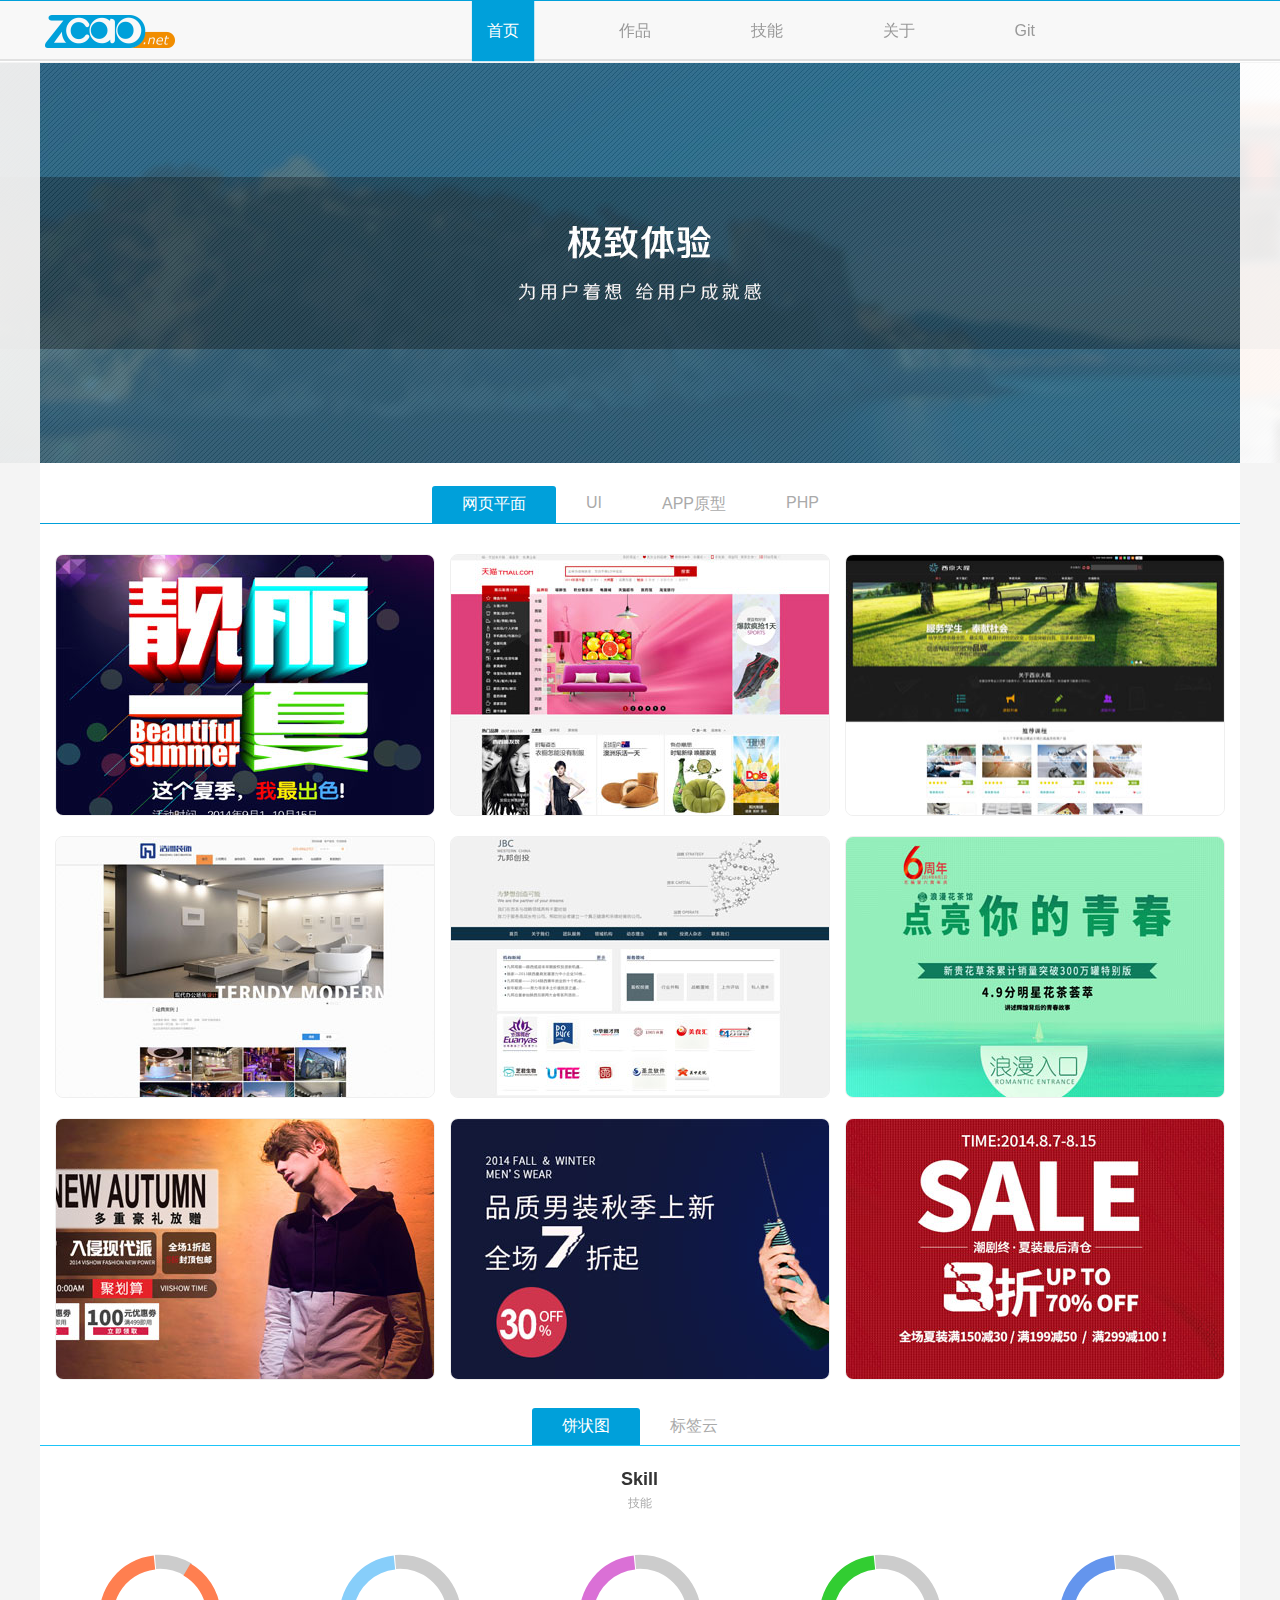
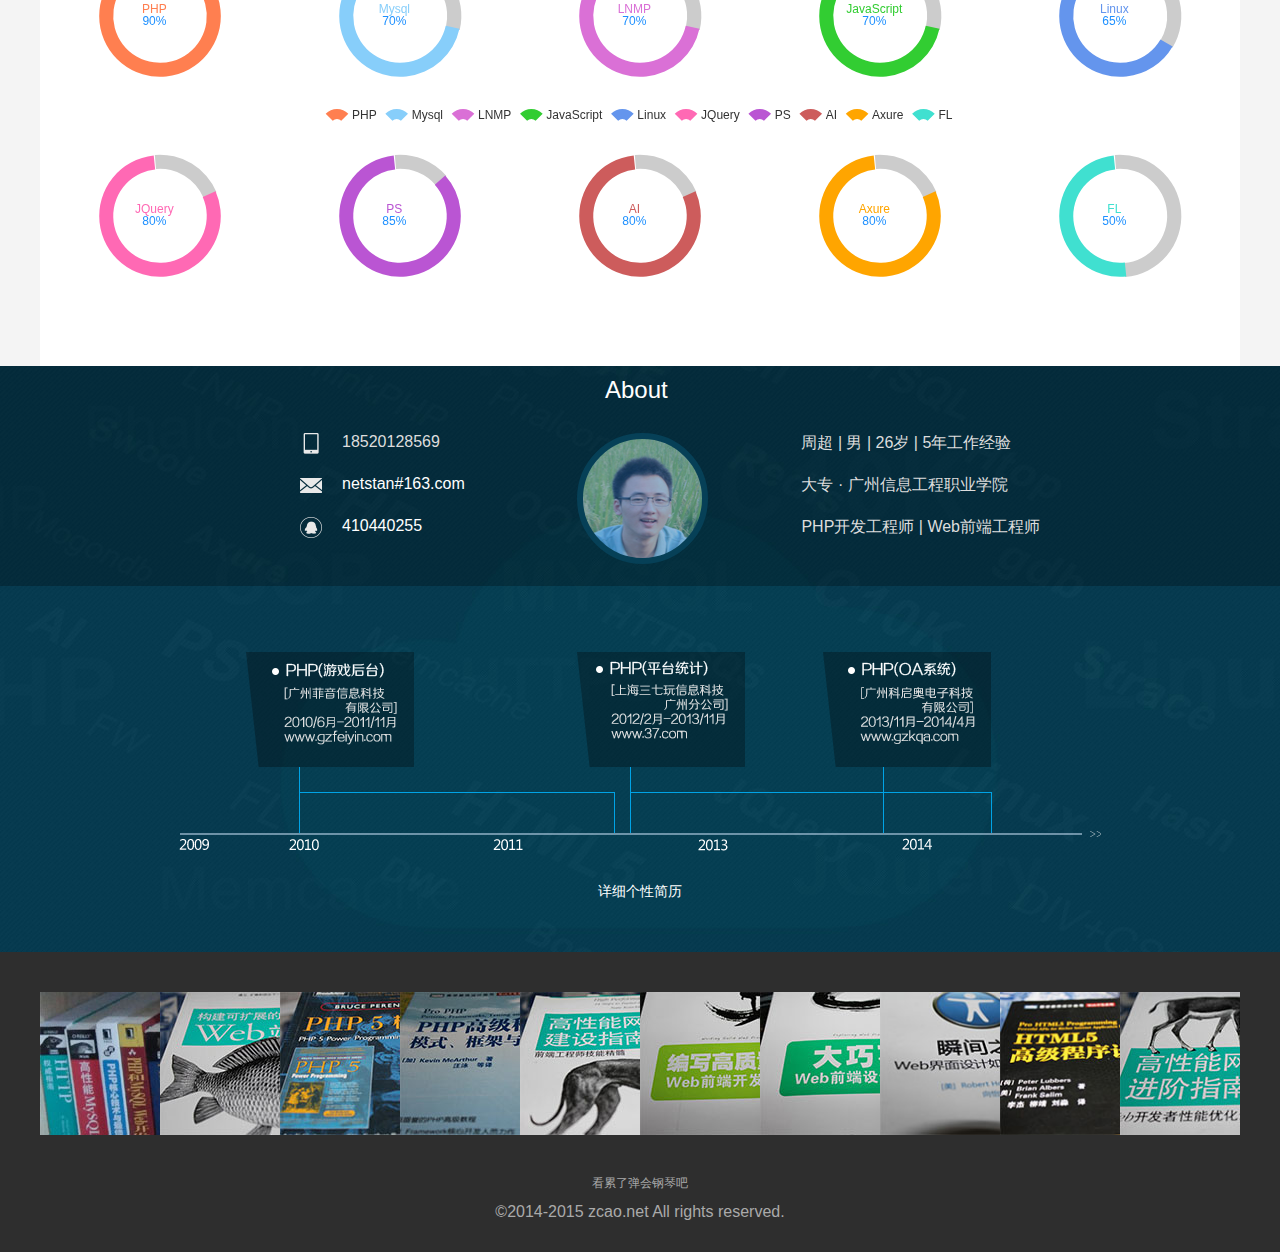
<file: index.html>
<!doctype html>
<html>
<head>
<meta charset="utf-8">
<title>周超个人主页</title>
<link rel="stylesheet" href="css/reset.css" type="text/css">
<link rel="stylesheet" href="css/index.css" type="text/css">
<link rel="stylesheet" href="css/baguetteBox.css" type="text/css">
<link rel="Shortcut Icon" href="img/ico.png" >
<script src="js/jquery-1.11.1.min.js" type="text/javascript"></script>
<script src="js/banner.js" type="text/javascript"></script>
</head>
<body>
<header class="clearfix">
        <nav class="w1200 clearfix">
        <a href="./index.html"><h1>zcao.net</h1></a>
            <ul class="nav clearfix">
                <li class="index"><a href="javascript:;"  class="select">首页</a></li>
                <li class="work"><a href="javascript:;">作品</a></li>
                <li class="skill_nav"><a href="javascript:;">技能</a></li>
                <li class="about"><a href="javascript:;">关于</a></li>
                <!--<li class="blog"><a href="http://www.zoucao.net" target="_blank">博客</a></li>-->
                <li class="msg"><a href="https://github.com/netstao" target="_blank">Git</a></li>
            </ul>
        </nav>
    </header>
    <section class="banner clearfix">
        <section class="banner_index w1200">
        <ul class="banner_wrap clearfix">
                <li class="hero"><a href="javascript:;"><img src="img/banner1.jpg" width="1200" height="400" alt=""/></a></li>
                <li class="hero"><a href="javascript:;"><img src="img/banner2.jpg" width="1200" height="400" alt=""/></a></li>
                <li class="hero"><a href="javascript:;"><img src="img/banner3.jpg" width="1200" height="400" alt=""/></a></li>
                <li class="hero"><a href="javascript:;"><img src="img/banner4.jpg" width="1200" height="400" alt=""/></a></li>
            </ul>
            <div class="helper">
            <a href="javascript:;" class="prev"><div class="mask-left"></div></a>
            <a href="javascript:;" class="next"><div class="mask-right"></div></a>
            </div>
            <!--<ol class="foucs_icon">
                <li class="select"></li>
                <li></li>
                <li></li>
            </ol>-->
        </section>
    </section>
    <script type="text/javascript">
         $.foucs({ direction: 'left' });
                $('.banner_index').hover(function(){ 
                    $('.prev,.next').children('div').toggle();
            });
    </script>
    <div class="works clearfix"> 
        <ul class="w_nav clearfix" id="w_nav">
                <li class="select">网页平面</li>
                <li >UI</li>
                <li>APP原型</li>
                <li>PHP</li>
        </ul>
        <div class="w_con w1200 clearfix">
           
            <ul class="w_list clearfix show">
                <li><a href="javascript:;"><img src="img/work2-1.jpg" width="378" height="260" alt=""/></a><span>靓丽一夏立体字</span></li>
                <li><a href="javascript:;"><img src="img/work2-2.jpg" width="378" height="260" alt=""/></a><span>天猫首页练习作品</span></li>
                <li><a href="javascript:;"><img src="img/work2-3.jpg" width="378" height="260" alt="" url="1"/></a><span>西京大程</span></li>
                <li><a href="javascript:;"><img src="img/work2-4.jpg" width="378" height="260" alt=""/></a><span>浩洲装饰</span></li>
                <li><a href="javascript:;"><img src="img/work2-5.jpg" width="378" height="260" alt=""/></a><span>九邦创投</span></li>
                <li><a href="javascript:;"><img src="img/work2-6.jpg" width="378" height="260" alt=""/></a><span>点亮青春Banner</span></li>
                <li><a href="javascript:;"><img src="img/work2-7.jpg" width="378" height="260" alt=""/></a><span>换季促销Banner</span></li>
                <li><a href="javascript:;"><img src="img/work2-8.jpg" width="378" height="260" alt=""/></a><span>品质男装</span></li>
                <li><a href="javascript:;"><img src="img/work2-9.jpg" width="378" height="260" alt=""/></a><span>SALE促销</span></li>
            </ul>
             <ul class="w_list clearfix">
                <li><a href="javascript:;"><img src="img/work1-1.jpg" data-url="img/work1-1.jpg"  width="378" height="260" alt=""/></a><span>水晶质感按钮</span></li>
                <li><a href="javascript:;"><img src="img/work1-2.jpg" data-url="img/work1-2.jpg" width="378" height="260" alt=""/></a><span>音乐质感</span></li>
                <li><a href="javascript:;"><img src="img/work1-3.jpg" data-url="img/work1-3.jpg" width="378" height="260" alt=""/></a><span>相机</span></li>
                <li><a href="javascript:;"><img src="img/work1-4.jpg" data-url="img/work1-4.jpg" width="378" height="260" alt=""/></a><span>播放器</span></li>
                <li><a href="javascript:;"><img src="img/work1-5.jpg" data-url="img/work1-5.jpg" width="378" height="260" alt=""/></a><span>音乐图标</span></li>
                <li><a href="javascript:;"><img src="img/work1-6.jpg" data-url="img/work1-6.jpg" width="378" height="260" alt=""/></a><span>游戏界面</span></li>
                <li><a href="javascript:;"><img src="img/work1-7.jpg" data-url="img/work1-7.jpg" width="378" height="260" alt=""/></a><span>手机主题</span></li>
                <li><a href="javascript:;"><img src="img/work1-8.jpg" data-url="img/work1-8.jpg" width="378" height="260" alt=""/></a><span>天气主题</span></li>
                <li><a href="javascript:;"><img src="img/work1-9.jpg" data-url="img/work1-9.jpg" width="378" height="260" alt=""/></a><span>乐视TV</span></li>
            </ul>
             <div class="w_list clearfix app">
                <h2>小厨房APP</h2>
                <span class="prev"></span>
                <ul class="app_box clearfix">
                    <li>
                        <a href="./app/xcf/index.html" target="_blank"><img src="img/app1-1.jpg" width="302" height="536" alt=""/></a>
                    </li>
                    <li class="center"> <a href="./app/xcf/index.html" target="_blank"><img src="img/app1-2.jpg" width="302" height="536" alt=""/></a></li>
                    <li> <a href="./app/xcf/index.html" target="_blank"><img src="img/app1-3.jpg" width="302" height="536" alt=""/></a></li>
                </ul>
                <span class="next"></span>
                <p class="frist">启动页</p><p class="center">首页</p><p>菜谱详情</p>
                 <div class="focus clearfix">
                    <ol class="clearfix">
                        <li class="select"></li>
                        <li></li>
                        <li></li>
                        <li></li>
                        <li></li>
                        <li></li>
                    </ol>
                </div>
            </div>
            <div class="w_list php">
            <img src="img/php.jpg" width="906" height="1249" alt=""/></div>
           
        </div>
    </div>
<div class="skill clearfix"> 
        <ul class="s_nav clearfix" id="s_nav">
                <li class="select">饼状图</li>
                <li>标签云</li>
            </ul>
        <div class="skill_con clearfix w1200">
            
            <div id="echart" class="s_list show"></div>
            <div class="s_list tag_yun clearfix">
                <div id="tagsList" class="clearfix">
                <a href="javascript:;">Axure</a>
                <a href="javascript:;">LNMP</a>
                <a href="javascript:;">C10K</a>
                <a href="javascript:;">JQuery</a>
                <a href="javascript:;">Phalcon</a>
                <a href="javascript:;">Mogondb</a>
                <a href="javascript:;">Linux</a>
                <a href="javascript:;">HTTPSQS</a>
                <a href="javascript:;">DIV+CSS</a>
                <a href="javascript:;">ThinkPHP</a>
                <a href="javascript:;">Swoole</a>
                <a href="javascript:;">YAF</a>
                <a href="javascript:;">MYSQL</a>
                <a href="javascript:;">Bootstrap</a>
                <a href="javascript:;">FW</a>
                <a href="javascript:;">DW</a>
                <a href="javascript:;">HTML5</a>
                <a href="javascript:;">FL</a>
                <a href="javascript:;">AI</a>
                <a href="javascript:;">PS</a>
                <a href="javascript:;">OOP</a>
                <a href="javascript:;">Ajax</a>
                <a href="javascript:;">JavaScript</a>
                <a href="javascript:;">Redis</a>
                <a href="javascript:;">Memcache</a>
                <a href="javascript:;">Shell</a>
                <a href="javascript:;">Hash</a>
                <a href="javascript:;">gdb</a>
                <a href="javascript:;">Strace</a>
                <a href="javascript:;">Htop</a>
                <a href="javascript:;">PHP</a>
                </div>
            </div>
        </div>
</div>
<div class="footer">
    <div class="bg"><h3>About</h3>
        <ul class="con clearfix">
            <li class="contact">
                 <p><span></span>18520128569</p>
                 <p><span class="email"></span><a href="mailto:netstan@163.com">netstan#163.com</a></p>
                 <p><span class="qq"></span><a target="_blank" href="http://wpa.qq.com/msgrd?v=3&amp;uin=410440255&amp;site=qq&amp;menu=yes">410440255</a></p>
            </li>
            <li class="pic"></li>
            <li class="experience">
                <p>周超  |  男  |  26岁  |  5年工作经验</p>
                <p>大专 · 广州信息工程职业学院</p>
                <p>PHP开发工程师  |  Web前端工程师</p>
            </li>
        </ul>
    </div>
<div class="about w1200">
    <div class="work"></div>   
    <p><a href="javascript:alert('请联系我');"  target="_blank">详细个性简历</a></p>     
</div>   
</div>
<div class="copy_right">
    <div class="w1200 description">
        <ul class="clearfix">
            <li><img src="img/books.jpg" width="814" height="143" alt=""/></li>
            <li><img src="img/psb-(1).jpg" width="215" height="143" alt=""/></li>
            <li><img src="img/psb-(2).jpg" width="215" height="143" alt=""/></li>
            <li><img src="img/psb-(3).jpg" width="215" height="143" alt=""/></li>
            <li><img src="img/psb-(4).jpg" width="215" height="143" alt=""/></li>
            <li><img src="img/psb-(5).jpg" width="215" height="143" alt=""/></li>
            <li><img src="img/psb-(6).jpg" width="215" height="143" alt=""/></li>
            <li><img src="img/psb-(7).jpg" width="215" height="143" alt=""/></li>
            <li><img src="img/psb-(8).jpg" width="215" height="143" alt=""/></li>
            <li><img src="img/psb.jpg" width="215" height="143" alt=""/></li>
            
        </ul>
    </div>
<div class="w1200">
        <a href="app/tgq/index.html" target="_blank">看累了弹会钢琴吧</a>
        <p>&copy;2014-2015 zcao.net All rights reserved.</p>
    </div>
</div>
<div class="alert">
    <span></span>
    <p>
        <h2></h2>
    </p>
</div>
</body>
</html>
<script type="text/javascript" src="./js/echarts/build/dist/echarts.js"></script>
<script type="text/javascript" src="js/echarts_init.js"> </script>
<script type="text/javascript" src="js/tag.js"></script>
<script type="text/javascript" src="./js/scrollLoading.js"></script>
<script type="text/javascript" src="js/index.js"></script>
</file>
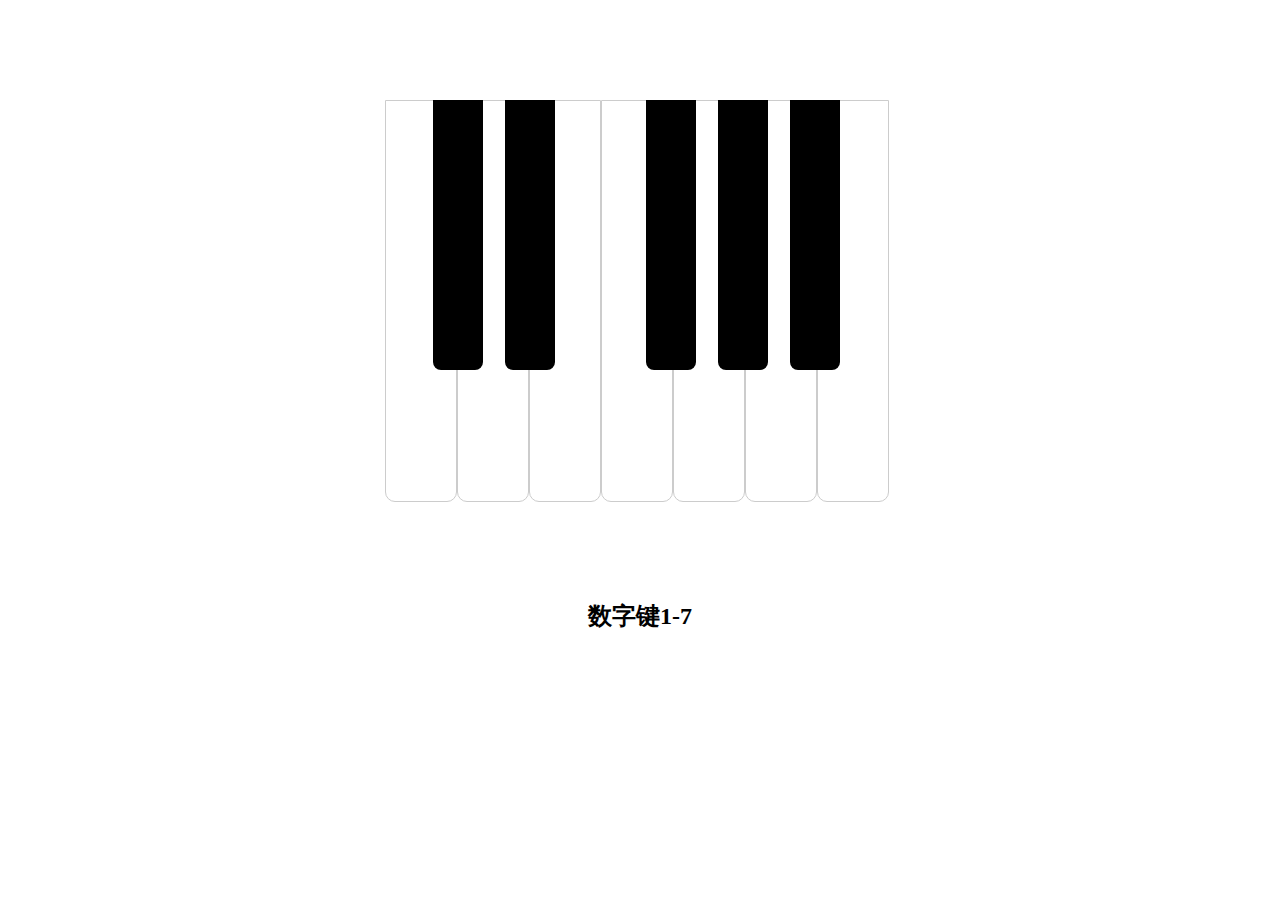
<file: app/tgq/index.html>
<!DOCTYPE html>
<html lang="en">
<head>
	<meta charset="UTF-8">
	<title>钢琴</title>
	<style type="text/css">
	*{padding: 0;margin: 0;border: 0;list-style: none;}
		.box{width:510px; height: 400px; margin:100px auto;position: relative;}
		ul li{width:70px; height: 400px;border: 1px solid #ccc;border-bottom-right-radius: 10px;border-bottom-left-radius: 10px;float:left;}
		.box div{width:50px;height:270px;background: #000;border-bottom-right-radius: 8px;border-bottom-left-radius: 8px;position: absolute;}
		.div1{left:48px;}
		.div2{left:120px;}
		.div3{left:261px;}
		.div4{left:333px;}
		.div5{left:405px;}
		h2{text-align:center;}
	</style>
</head>
<body>
	<div class="box">
		<ul>
			<li></li>
			<li></li>
			<li></li>
			<li></li>
			<li></li>
			<li></li>
			<li></li>
		</ul>
		<div class="div1"></div>
		<div class="div2"></div>
		<div class="div3"></div>
		<div class="div4"></div>
		<div class="div5"></div>
	</div>
	<audio src=""></audio>
	<h2>数字键1-7</h2>
</body>
</html>
<script type="text/javascript">
	var data = {
		49:1,
		50:2,
		51:3,
		52:4,
		53:5,
		54:6,
		55:7
	}
	window.onkeydown = function(e){
		var audio = document.getElementsByTagName('audio')[0];
		var lis = document.getElementsByTagName('li');
		for(var i=0;i<lis.length;i++){
			lis[i].style.background="";
		}
		if(data[e.keyCode]){
			audio.src="audio/"+data[e.keyCode]+".mp3";
			audio.play();
			lis[data[e.keyCode]-1].style.background="#bbb";
		}
		window.onkeyup = function(e){
			var lis = document.getElementsByTagName('li');
			for(var i=0;i<lis.length;i++){
				lis[i].style.background="";
			}
		}
	}
</script>
</file>
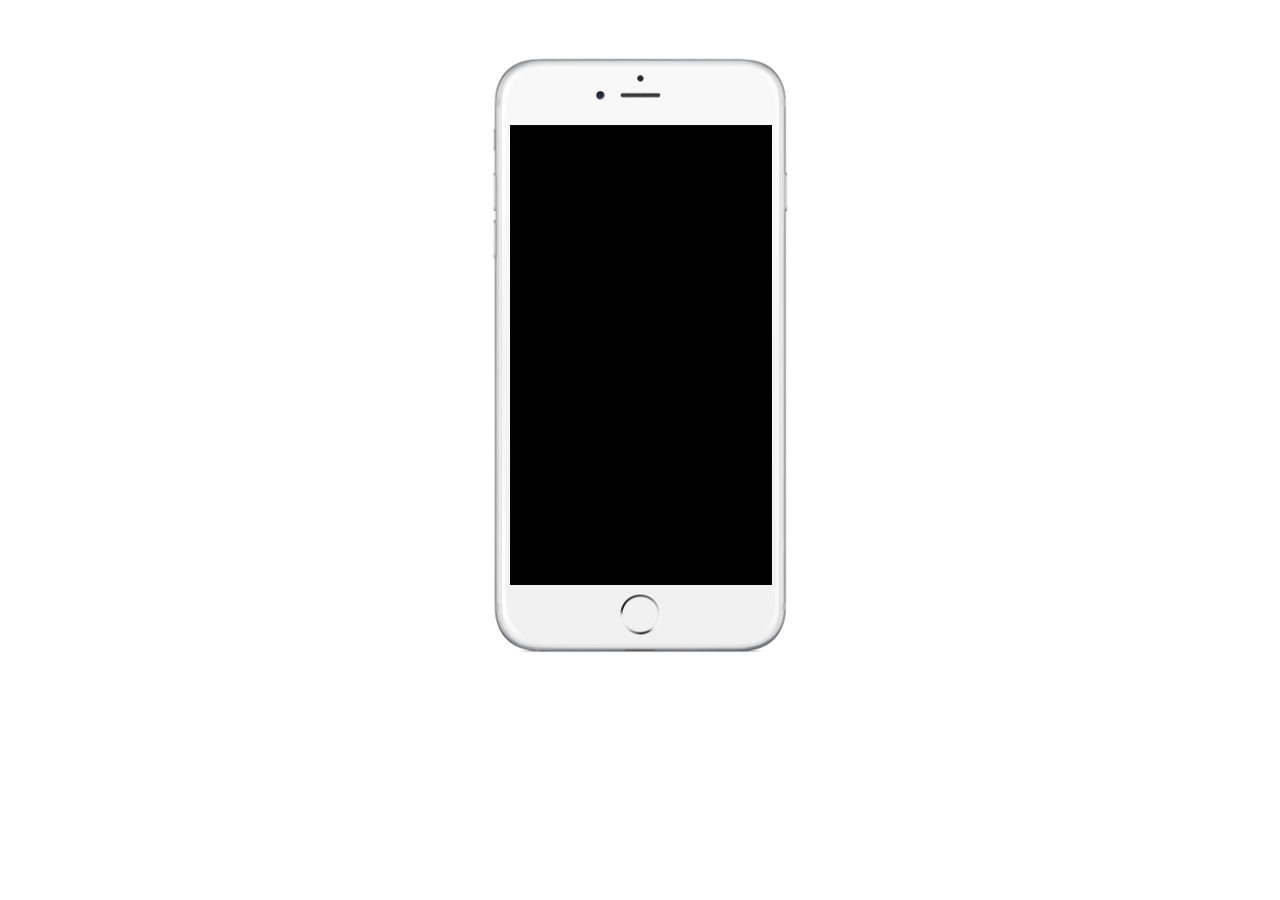
<file: app/xcf/index.html>
﻿<!DOCTYPE html>
<html>
  <head>
    <title>小厨房app</title>
    <meta http-equiv="X-UA-Compatible" content="IE=edge"/>
    <meta http-equiv="content-type" content="text/html; charset=utf-8"/>
    <meta name="apple-mobile-web-app-capable" content="yes"/>
    <link href="resources/css/jquery-ui-themes.css" type="text/css" rel="stylesheet"/>
    <link href="resources/css/axure_rp_page.css" type="text/css" rel="stylesheet"/>
    <link href="data/styles.css" type="text/css" rel="stylesheet"/>
    <link href="files/index/styles.css" type="text/css" rel="stylesheet"/>
    <script src="resources/scripts/jquery-1.7.1.min.js"></script>
    <script src="resources/scripts/jquery-ui-1.8.10.custom.min.js"></script>
    <script src="resources/scripts/axure/axQuery.js"></script>
    <script src="resources/scripts/axure/globals.js"></script>
    <script src="resources/scripts/axutils.js"></script>
    <script src="resources/scripts/axure/annotation.js"></script>
    <script src="resources/scripts/axure/axQuery.std.js"></script>
    <script src="resources/scripts/axure/doc.js"></script>
    <script src="data/document.js"></script>
    <script src="resources/scripts/messagecenter.js"></script>
    <script src="resources/scripts/axure/events.js"></script>
    <script src="resources/scripts/axure/action.js"></script>
    <script src="resources/scripts/axure/expr.js"></script>
    <script src="resources/scripts/axure/geometry.js"></script>
    <script src="resources/scripts/axure/flyout.js"></script>
    <script src="resources/scripts/axure/ie.js"></script>
    <script src="resources/scripts/axure/model.js"></script>
    <script src="resources/scripts/axure/repeater.js"></script>
    <script src="resources/scripts/axure/sto.js"></script>
    <script src="resources/scripts/axure/utils.temp.js"></script>
    <script src="resources/scripts/axure/variables.js"></script>
    <script src="resources/scripts/axure/drag.js"></script>
    <script src="resources/scripts/axure/move.js"></script>
    <script src="resources/scripts/axure/visibility.js"></script>
    <script src="resources/scripts/axure/style.js"></script>
    <script src="resources/scripts/axure/adaptive.js"></script>
    <script src="resources/scripts/axure/tree.js"></script>
    <script src="resources/scripts/axure/init.temp.js"></script>
    <script src="files/index/data.js"></script>
    <script src="resources/scripts/axure/legacy.js"></script>
    <script src="resources/scripts/axure/viewer.js"></script>
    <script type="text/javascript">
      $axure.utils.getTransparentGifPath = function() { return 'resources/images/transparent.gif'; };
      $axure.utils.getOtherPath = function() { return 'resources/Other.html'; };
      $axure.utils.getReloadPath = function() { return 'resources/reload.html'; };
    </script>
  </head>
  <body>
    <div id="base" class="">

      <!-- Unnamed (Image) -->
      <div id="u0" class="ax_image">
        <img id="u0_img" class="img " src="images/index/u0.png"/>
        <!-- Unnamed () -->
        <div id="u1" class="text">
          <p><span>&nbsp;</span></p>
        </div>
      </div>

      <!-- 味库原型 (动态面板) -->
      <div id="u2" class="ax_动态面板" data-label="味库原型">
        <div id="u2_state0" class="panel_state" data-label="关机界面">
          <div id="u2_state0_content" class="panel_state_content">

            <!-- Unnamed (Image) -->
            <div id="u3" class="ax_image">
              <img id="u3_img" class="img " src="images/index/u3.png"/>
              <!-- Unnamed () -->
              <div id="u4" class="text">
                <p><span>&nbsp;</span></p>
              </div>
            </div>
          </div>
        </div>
        <div id="u2_state1" class="panel_state" data-label="待机界面">
          <div id="u2_state1_content" class="panel_state_content">

            <!-- Unnamed (Image) -->
            <div id="u5" class="ax_image">
              <img id="u5_img" class="img " src="images/index/u5.png"/>
              <!-- Unnamed () -->
              <div id="u6" class="text">
                <p><span>&nbsp;</span></p>
              </div>
            </div>

            <!-- Unnamed (Image) -->
            <div id="u7" class="ax_image">
              <img id="u7_img" class="img " src="images/index/u7.png"/>
              <!-- Unnamed () -->
              <div id="u8" class="text">
                <p><span>&nbsp;</span></p>
              </div>
            </div>

            <!-- Unnamed (形状) -->
            <div id="u9" class="ax_文本">
              <img id="u9_img" class="img " src="resources/images/transparent.gif"/>
              <!-- Unnamed () -->
              <div id="u10" class="text">
                <p><span>小厨房</span></p>
              </div>
            </div>
          </div>
        </div>
        <div id="u2_state2" class="panel_state" data-label="启动">
          <div id="u2_state2_content" class="panel_state_content">

            <!-- Unnamed (Image) -->
            <div id="u11" class="ax_image">
              <img id="u11_img" class="img " src="images/index/u11.png"/>
              <!-- Unnamed () -->
              <div id="u12" class="text">
                <p><span>&nbsp;</span></p>
              </div>
            </div>
          </div>
        </div>
        <div id="u2_state3" class="panel_state" data-label="菜谱1">
          <div id="u2_state3_content" class="panel_state_content">

            <!-- Unnamed (Image) -->
            <div id="u13" class="ax_image">
              <img id="u13_img" class="img " src="images/index/u13.jpg"/>
              <!-- Unnamed () -->
              <div id="u14" class="text">
                <p><span>&nbsp;</span></p>
              </div>
            </div>

            <!-- Unnamed (图片热区) -->
            <div id="u15" class="ax_图片热区">
            </div>

            <!-- Unnamed (图片热区) -->
            <div id="u16" class="ax_图片热区">
            </div>

            <!-- Unnamed (图片热区) -->
            <div id="u17" class="ax_图片热区">
            </div>

            <!-- Unnamed (图片热区) -->
            <div id="u18" class="ax_图片热区">
            </div>

            <!-- Unnamed (图片热区) -->
            <div id="u19" class="ax_图片热区">
            </div>

            <!-- tulun (动态面板) -->
            <div id="u20" class="ax_动态面板" data-label="tulun">
              <div id="u20_state0" class="panel_state" data-label="tu1">
                <div id="u20_state0_content" class="panel_state_content">

                  <!-- Unnamed (Image) -->
                  <div id="u21" class="ax_image">
                    <img id="u21_img" class="img " src="images/index/u21.png"/>
                    <!-- Unnamed () -->
                    <div id="u22" class="text">
                      <p><span>&nbsp;</span></p>
                    </div>
                  </div>
                </div>
              </div>
              <div id="u20_state1" class="panel_state" data-label="tu2">
                <div id="u20_state1_content" class="panel_state_content">

                  <!-- Unnamed (Image) -->
                  <div id="u23" class="ax_image">
                    <img id="u23_img" class="img " src="images/index/u23.png"/>
                    <!-- Unnamed () -->
                    <div id="u24" class="text">
                      <p><span>&nbsp;</span></p>
                    </div>
                  </div>
                </div>
              </div>
            </div>

            <!-- tu1 (形状) -->
            <div id="u25" class="ax_形状" data-label="tu1" selectiongroup="yd">
              <img id="u25_img" class="img " src="images/index/tu1_u25.png"/>
              <!-- Unnamed () -->
              <div id="u26" class="text">
                <p><span>&nbsp;</span></p>
              </div>
            </div>

            <!-- tu2 (形状) -->
            <div id="u27" class="ax_形状" data-label="tu2" selectiongroup="yd">
              <img id="u27_img" class="img " src="images/index/tu1_u25.png"/>
              <!-- Unnamed () -->
              <div id="u28" class="text">
                <p><span>&nbsp;</span></p>
              </div>
            </div>

            <!-- 搜索框 (文本框(单行)) -->
            <div id="u29" class="ax_文本框_单行_">
              <input id="u29_input" type="search" value="" data-label="搜索框"/>
            </div>

            <!-- Unnamed (Image) -->
            <div id="u30" class="ax_image">
              <img id="u30_img" class="img " src="images/index/u30.png"/>
              <!-- Unnamed () -->
              <div id="u31" class="text">
                <p><span>&nbsp;</span></p>
              </div>
            </div>

            <!-- Unnamed (图片热区) -->
            <div id="u32" class="ax_图片热区">
            </div>
          </div>
        </div>
        <div id="u2_state4" class="panel_state" data-label="菜谱详情">
          <div id="u2_state4_content" class="panel_state_content">

            <!-- Unnamed (Image) -->
            <div id="u33" class="ax_image">
              <img id="u33_img" class="img " src="images/index/u33.png"/>
              <!-- Unnamed () -->
              <div id="u34" class="text">
                <p><span>&nbsp;</span></p>
              </div>
            </div>

            <!-- Unnamed (图片热区) -->
            <div id="u35" class="ax_图片热区">
            </div>
          </div>
        </div>
        <div id="u2_state5" class="panel_state" data-label="菜谱2">
          <div id="u2_state5_content" class="panel_state_content">

            <!-- Unnamed (Image) -->
            <div id="u36" class="ax_image">
              <img id="u36_img" class="img " src="images/index/u36.jpg"/>
              <!-- Unnamed () -->
              <div id="u37" class="text">
                <p><span>&nbsp;</span></p>
              </div>
            </div>

            <!-- Unnamed (图片热区) -->
            <div id="u38" class="ax_图片热区">
            </div>

            <!-- Unnamed (图片热区) -->
            <div id="u39" class="ax_图片热区">
            </div>

            <!-- Unnamed (图片热区) -->
            <div id="u40" class="ax_图片热区">
            </div>

            <!-- Unnamed (图片热区) -->
            <div id="u41" class="ax_图片热区">
            </div>

            <!-- Unnamed (图片热区) -->
            <div id="u42" class="ax_图片热区">
            </div>

            <!-- Unnamed (图片热区) -->
            <div id="u43" class="ax_图片热区">
            </div>
          </div>
        </div>
        <div id="u2_state6" class="panel_state" data-label="食材详情">
          <div id="u2_state6_content" class="panel_state_content">

            <!-- Unnamed (Image) -->
            <div id="u44" class="ax_image">
              <img id="u44_img" class="img " src="images/index/u44.png"/>
              <!-- Unnamed () -->
              <div id="u45" class="text">
                <p><span>&nbsp;</span></p>
              </div>
            </div>

            <!-- Unnamed (图片热区) -->
            <div id="u46" class="ax_图片热区">
            </div>

            <!-- Unnamed (图片热区) -->
            <div id="u47" class="ax_图片热区">
            </div>

            <!-- Unnamed (图片热区) -->
            <div id="u48" class="ax_图片热区">
            </div>
          </div>
        </div>
        <div id="u2_state7" class="panel_state" data-label="发现">
          <div id="u2_state7_content" class="panel_state_content">

            <!-- Unnamed (Image) -->
            <div id="u49" class="ax_image">
              <img id="u49_img" class="img " src="images/index/u49.png"/>
              <!-- Unnamed () -->
              <div id="u50" class="text">
                <p><span>&nbsp;</span></p>
              </div>
            </div>

            <!-- Unnamed (图片热区) -->
            <div id="u51" class="ax_图片热区">
            </div>

            <!-- Unnamed (图片热区) -->
            <div id="u52" class="ax_图片热区">
            </div>

            <!-- Unnamed (图片热区) -->
            <div id="u53" class="ax_图片热区">
            </div>

            <!-- Unnamed (图片热区) -->
            <div id="u54" class="ax_图片热区">
            </div>

            <!-- Unnamed (图片热区) -->
            <div id="u55" class="ax_图片热区">
            </div>
          </div>
        </div>
        <div id="u2_state8" class="panel_state" data-label="发现-吃货新鲜事">
          <div id="u2_state8_content" class="panel_state_content">

            <!-- Unnamed (Image) -->
            <div id="u56" class="ax_image">
              <img id="u56_img" class="img " src="images/index/u56.png"/>
              <!-- Unnamed () -->
              <div id="u57" class="text">
                <p><span>&nbsp;</span></p>
              </div>
            </div>

            <!-- Unnamed (图片热区) -->
            <div id="u58" class="ax_图片热区">
            </div>

            <!-- Unnamed (图片热区) -->
            <div id="u59" class="ax_图片热区">
            </div>

            <!-- Unnamed (图片热区) -->
            <div id="u60" class="ax_图片热区">
            </div>

            <!-- Unnamed (图片热区) -->
            <div id="u61" class="ax_图片热区">
            </div>

            <!-- Unnamed (图片热区) -->
            <div id="u62" class="ax_图片热区">
            </div>
          </div>
        </div>
        <div id="u2_state9" class="panel_state" data-label="味库分享">
          <div id="u2_state9_content" class="panel_state_content">

            <!-- Unnamed (Image) -->
            <div id="u63" class="ax_image">
              <img id="u63_img" class="img " src="images/index/u63.png"/>
              <!-- Unnamed () -->
              <div id="u64" class="text">
                <p><span>&nbsp;</span></p>
              </div>
            </div>

            <!-- Unnamed (图片热区) -->
            <div id="u65" class="ax_图片热区">
            </div>

            <!-- Unnamed (图片热区) -->
            <div id="u66" class="ax_图片热区">
            </div>

            <!-- Unnamed (图片热区) -->
            <div id="u67" class="ax_图片热区">
            </div>

            <!-- Unnamed (图片热区) -->
            <div id="u68" class="ax_图片热区">
            </div>

            <!-- Unnamed (图片热区) -->
            <div id="u69" class="ax_图片热区">
            </div>
          </div>
        </div>
        <div id="u2_state10" class="panel_state" data-label="我">
          <div id="u2_state10_content" class="panel_state_content">

            <!-- Unnamed (Image) -->
            <div id="u70" class="ax_image">
              <img id="u70_img" class="img " src="images/index/u70.png"/>
              <!-- Unnamed () -->
              <div id="u71" class="text">
                <p><span>&nbsp;</span></p>
              </div>
            </div>

            <!-- Unnamed (图片热区) -->
            <div id="u72" class="ax_图片热区">
            </div>

            <!-- Unnamed (图片热区) -->
            <div id="u73" class="ax_图片热区">
            </div>

            <!-- Unnamed (图片热区) -->
            <div id="u74" class="ax_图片热区">
            </div>

            <!-- Unnamed (图片热区) -->
            <div id="u75" class="ax_图片热区">
            </div>

            <!-- Unnamed (图片热区) -->
            <div id="u76" class="ax_图片热区">
            </div>

            <!-- Unnamed (图片热区) -->
            <div id="u77" class="ax_图片热区">
            </div>

            <!-- Unnamed (图片热区) -->
            <div id="u78" class="ax_图片热区">
            </div>

            <!-- Unnamed (图片热区) -->
            <div id="u79" class="ax_图片热区">
            </div>

            <!-- Unnamed (图片热区) -->
            <div id="u80" class="ax_图片热区">
            </div>

            <!-- Unnamed (图片热区) -->
            <div id="u81" class="ax_图片热区">
            </div>

            <!-- Unnamed (图片热区) -->
            <div id="u82" class="ax_图片热区">
            </div>
          </div>
        </div>
        <div id="u2_state11" class="panel_state" data-label="我的收藏">
          <div id="u2_state11_content" class="panel_state_content">

            <!-- Unnamed (Image) -->
            <div id="u83" class="ax_image">
              <img id="u83_img" class="img " src="images/index/u83.png"/>
              <!-- Unnamed () -->
              <div id="u84" class="text">
                <p><span>&nbsp;</span></p>
              </div>
            </div>

            <!-- Unnamed (图片热区) -->
            <div id="u85" class="ax_图片热区">
            </div>
          </div>
        </div>
        <div id="u2_state12" class="panel_state" data-label="地址添加">
          <div id="u2_state12_content" class="panel_state_content">

            <!-- Unnamed (Image) -->
            <div id="u86" class="ax_image">
              <img id="u86_img" class="img " src="images/index/u86.png"/>
              <!-- Unnamed () -->
              <div id="u87" class="text">
                <p><span>&nbsp;</span></p>
              </div>
            </div>

            <!-- Unnamed (图片热区) -->
            <div id="u88" class="ax_图片热区">
            </div>
          </div>
        </div>
        <div id="u2_state13" class="panel_state" data-label="选择地址">
          <div id="u2_state13_content" class="panel_state_content">

            <!-- Unnamed (Image) -->
            <div id="u89" class="ax_image">
              <img id="u89_img" class="img " src="images/index/u89.png"/>
              <!-- Unnamed () -->
              <div id="u90" class="text">
                <p><span>&nbsp;</span></p>
              </div>
            </div>

            <!-- Unnamed (图片热区) -->
            <div id="u91" class="ax_图片热区">
            </div>

            <!-- Unnamed (图片热区) -->
            <div id="u92" class="ax_图片热区">
            </div>
          </div>
        </div>
        <div id="u2_state14" class="panel_state" data-label="晒过的厨艺">
          <div id="u2_state14_content" class="panel_state_content">

            <!-- Unnamed (Image) -->
            <div id="u93" class="ax_image">
              <img id="u93_img" class="img " src="images/index/u93.png"/>
              <!-- Unnamed () -->
              <div id="u94" class="text">
                <p><span>&nbsp;</span></p>
              </div>
            </div>

            <!-- Unnamed (图片热区) -->
            <div id="u95" class="ax_图片热区">
            </div>
          </div>
        </div>
        <div id="u2_state15" class="panel_state" data-label="关于味库">
          <div id="u2_state15_content" class="panel_state_content">

            <!-- Unnamed (Image) -->
            <div id="u96" class="ax_image">
              <img id="u96_img" class="img " src="images/index/u96.png"/>
              <!-- Unnamed () -->
              <div id="u97" class="text">
                <p><span>&nbsp;</span></p>
              </div>
            </div>

            <!-- Unnamed (图片热区) -->
            <div id="u98" class="ax_图片热区">
            </div>
          </div>
        </div>
        <div id="u2_state16" class="panel_state" data-label="组合菜谱">
          <div id="u2_state16_content" class="panel_state_content">

            <!-- Unnamed (Image) -->
            <div id="u99" class="ax_image">
              <img id="u99_img" class="img " src="images/index/u99.png"/>
              <!-- Unnamed () -->
              <div id="u100" class="text">
                <p><span>&nbsp;</span></p>
              </div>
            </div>

            <!-- Unnamed (图片热区) -->
            <div id="u101" class="ax_图片热区">
            </div>
          </div>
        </div>
        <div id="u2_state17" class="panel_state" data-label="分类搜索">
          <div id="u2_state17_content" class="panel_state_content">

            <!-- Unnamed (Image) -->
            <div id="u102" class="ax_image">
              <img id="u102_img" class="img " src="images/index/u102.png"/>
              <!-- Unnamed () -->
              <div id="u103" class="text">
                <p><span>&nbsp;</span></p>
              </div>
            </div>

            <!-- Unnamed (图片热区) -->
            <div id="u104" class="ax_图片热区">
            </div>

            <!-- 搜索框 (文本框(单行)) -->
            <div id="u105" class="ax_文本框_单行_">
              <input id="u105_input" type="search" value="请输入关键字搜索" data-label="搜索框"/>
            </div>
          </div>
        </div>
        <div id="u2_state18" class="panel_state" data-label="扫一扫">
          <div id="u2_state18_content" class="panel_state_content">

            <!-- Unnamed (Image) -->
            <div id="u106" class="ax_image">
              <img id="u106_img" class="img " src="images/index/u106.png"/>
              <!-- Unnamed () -->
              <div id="u107" class="text">
                <p><span>&nbsp;</span></p>
              </div>
            </div>

            <!-- Unnamed (图片热区) -->
            <div id="u108" class="ax_图片热区">
            </div>

            <!-- Unnamed (图片热区) -->
            <div id="u109" class="ax_图片热区">
            </div>
          </div>
        </div>
        <div id="u2_state19" class="panel_state" data-label="我的厨房">
          <div id="u2_state19_content" class="panel_state_content">

            <!-- Unnamed (Image) -->
            <div id="u110" class="ax_image">
              <img id="u110_img" class="img " src="images/index/u110.png"/>
              <!-- Unnamed () -->
              <div id="u111" class="text">
                <p><span>&nbsp;</span></p>
              </div>
            </div>

            <!-- Unnamed (图片热区) -->
            <div id="u112" class="ax_图片热区">
            </div>

            <!-- Unnamed (图片热区) -->
            <div id="u113" class="ax_图片热区">
            </div>

            <!-- Unnamed (图片热区) -->
            <div id="u114" class="ax_图片热区">
            </div>

            <!-- Unnamed (图片热区) -->
            <div id="u115" class="ax_图片热区">
            </div>

            <!-- Unnamed (图片热区) -->
            <div id="u116" class="ax_图片热区">
            </div>

            <!-- Unnamed (图片热区) -->
            <div id="u117" class="ax_图片热区">
            </div>

            <!-- Unnamed (图片热区) -->
            <div id="u118" class="ax_图片热区">
            </div>
          </div>
        </div>
        <div id="u2_state20" class="panel_state" data-label="资料修改">
          <div id="u2_state20_content" class="panel_state_content">

            <!-- Unnamed (Image) -->
            <div id="u119" class="ax_image">
              <img id="u119_img" class="img " src="images/index/u119.png"/>
              <!-- Unnamed () -->
              <div id="u120" class="text">
                <p><span>&nbsp;</span></p>
              </div>
            </div>

            <!-- Unnamed (图片热区) -->
            <div id="u121" class="ax_图片热区">
            </div>

            <!-- Unnamed (图片热区) -->
            <div id="u122" class="ax_图片热区">
            </div>

            <!-- sou (文本框(单行)) -->
            <div id="u123" class="ax_文本框_单行_">
              <input id="u123_input" type="text" value="" data-label="sou"/>
            </div>
          </div>
        </div>
        <div id="u2_state21" class="panel_state" data-label="食材详情分享">
          <div id="u2_state21_content" class="panel_state_content">

            <!-- Unnamed (Image) -->
            <div id="u124" class="ax_image">
              <img id="u124_img" class="img " src="images/index/u119.png"/>
              <!-- Unnamed () -->
              <div id="u125" class="text">
                <p><span>&nbsp;</span></p>
              </div>
            </div>

            <!-- Unnamed (Image) -->
            <div id="u126" class="ax_image">
              <img id="u126_img" class="img " src="images/index/u126.png"/>
              <!-- Unnamed () -->
              <div id="u127" class="text">
                <p><span>&nbsp;</span></p>
              </div>
            </div>

            <!-- Unnamed (图片热区) -->
            <div id="u128" class="ax_图片热区">
            </div>
          </div>
        </div>
        <div id="u2_state22" class="panel_state" data-label="搜索页">
          <div id="u2_state22_content" class="panel_state_content">

            <!-- Unnamed (Image) -->
            <div id="u129" class="ax_image">
              <img id="u129_img" class="img " src="images/index/u129.png"/>
              <!-- Unnamed () -->
              <div id="u130" class="text">
                <p><span>&nbsp;</span></p>
              </div>
            </div>

            <!-- Unnamed (图片热区) -->
            <div id="u131" class="ax_图片热区">
            </div>

            <!-- border (形状) -->
            <div id="u132" class="ax_形状" data-label="border">
              <img id="u132_img" class="img " src="resources/images/transparent.gif"/>
              <!-- Unnamed () -->
              <div id="u133" class="text">
                <p><span>&nbsp;</span></p>
              </div>
            </div>

            <!-- lx (动态面板) -->
            <div id="u134" class="ax_动态面板" data-label="lx">
              <div id="u134_state0" class="panel_state" data-label="状态1">
                <div id="u134_state0_content" class="panel_state_content">

                  <!-- Unnamed (形状) -->
                  <div id="u135" class="ax_形状">
                    <img id="u135_img" class="img " src="resources/images/transparent.gif"/>
                    <!-- Unnamed () -->
                    <div id="u136" class="text">
                      <p><span>&nbsp;</span></p>
                    </div>
                  </div>

                  <!-- Unnamed (中继器) -->
                  <div id="u137" class="ax_中继器">
                    <script id="u137_script" type="axure-repeater-template">

                      <!-- gjc (形状) -->
                      <div id="u138" class="ax_文本 u138" data-label="gjc">
                        <img id="u138_img" class="img u138_img" src="resources/images/transparent.gif"/>
                        <!-- Unnamed () -->
                        <div id="u139" class="u139 text">
                          <p><span>Label</span></p>
                        </div>
                      </div>
                    </script>
                  </div>
                </div>
              </div>
            </div>

            <!-- srk (文本框(单行)) -->
            <div id="u140" class="ax_文本框_单行_">
              <input id="u140_input" type="text" value="" data-label="srk"/>
            </div>

            <!-- sou (形状) -->
            <div id="u141" class="ax_形状" data-label="sou">
              <img id="u141_img" class="img " src="resources/images/transparent.gif"/>
              <!-- Unnamed () -->
              <div id="u142" class="text">
                <p><span>&nbsp;</span></p>
              </div>
            </div>
          </div>
        </div>
      </div>

      <!-- Unnamed (图片热区) -->
      <div id="u143" class="ax_图片热区">
      </div>

      <!-- Unnamed (图片热区) -->
      <div id="u144" class="ax_图片热区">
      </div>
    </div>
  </body>
</html>
</file>
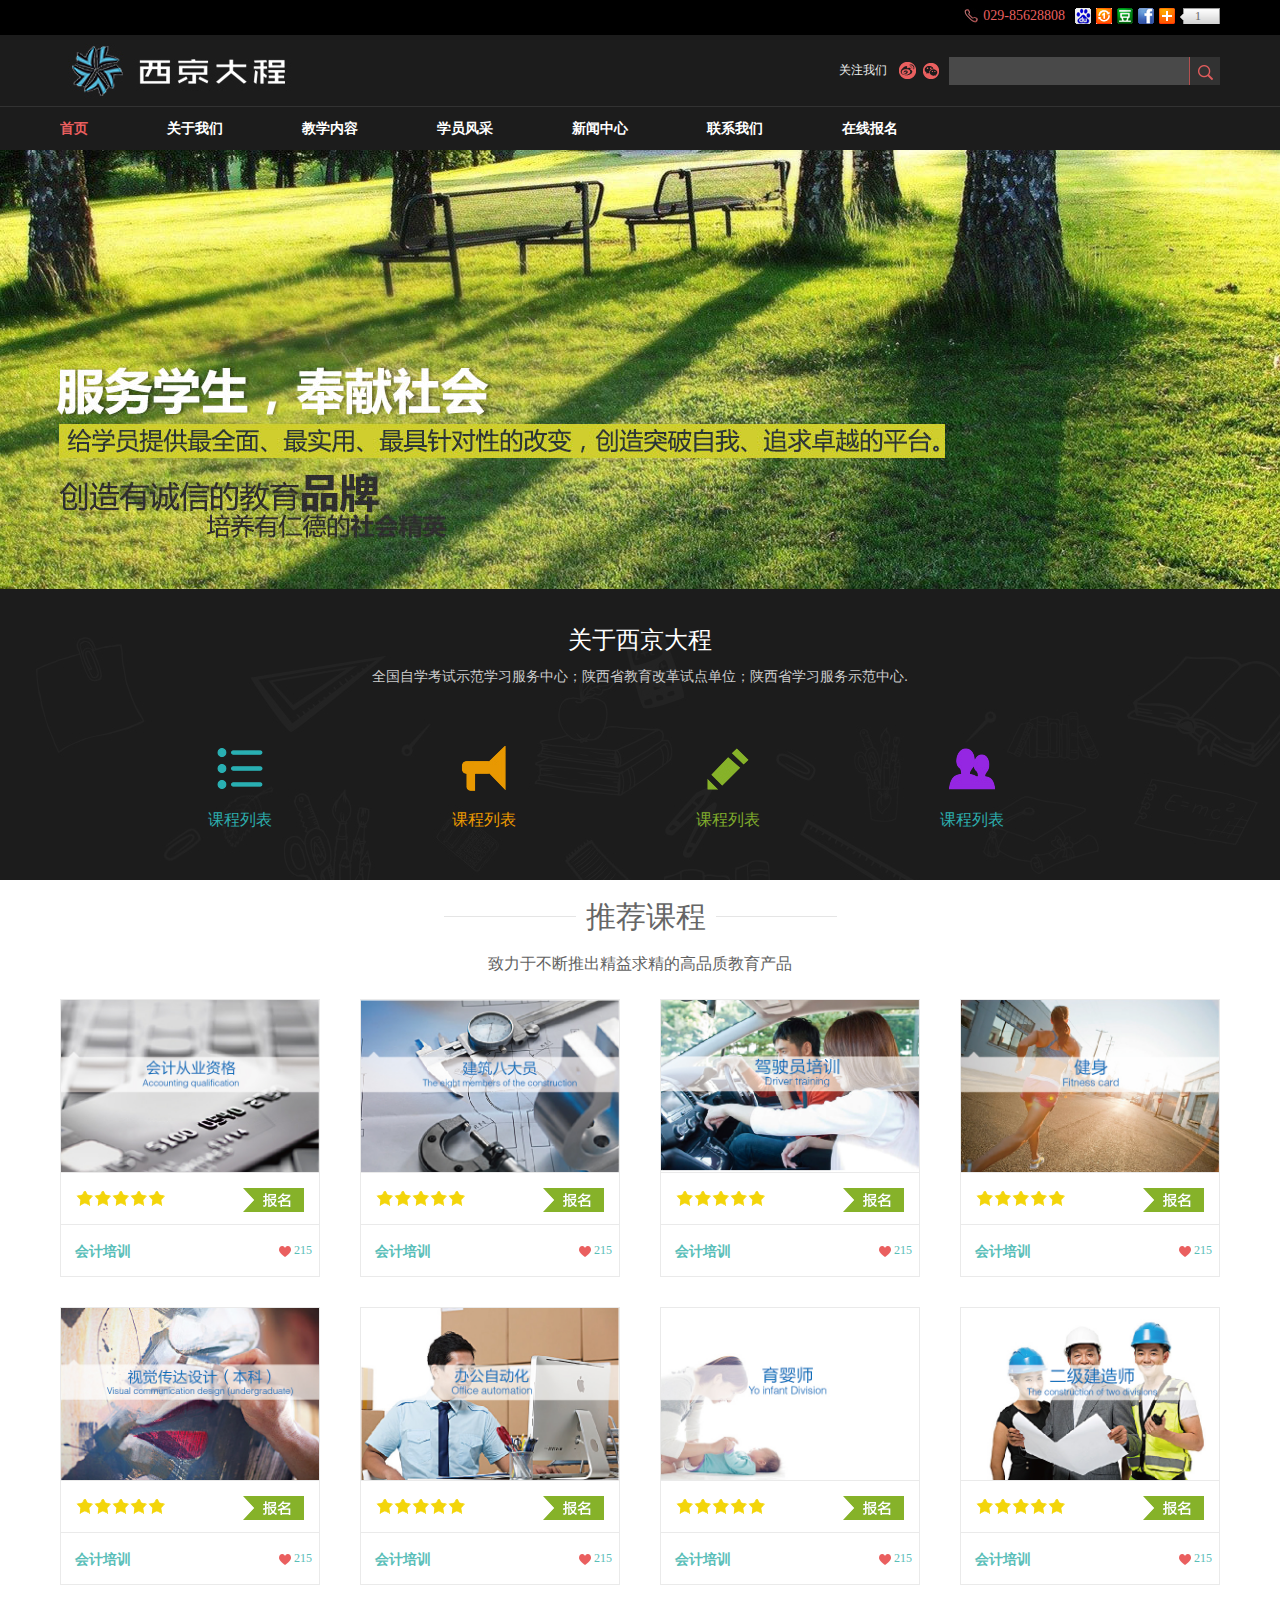
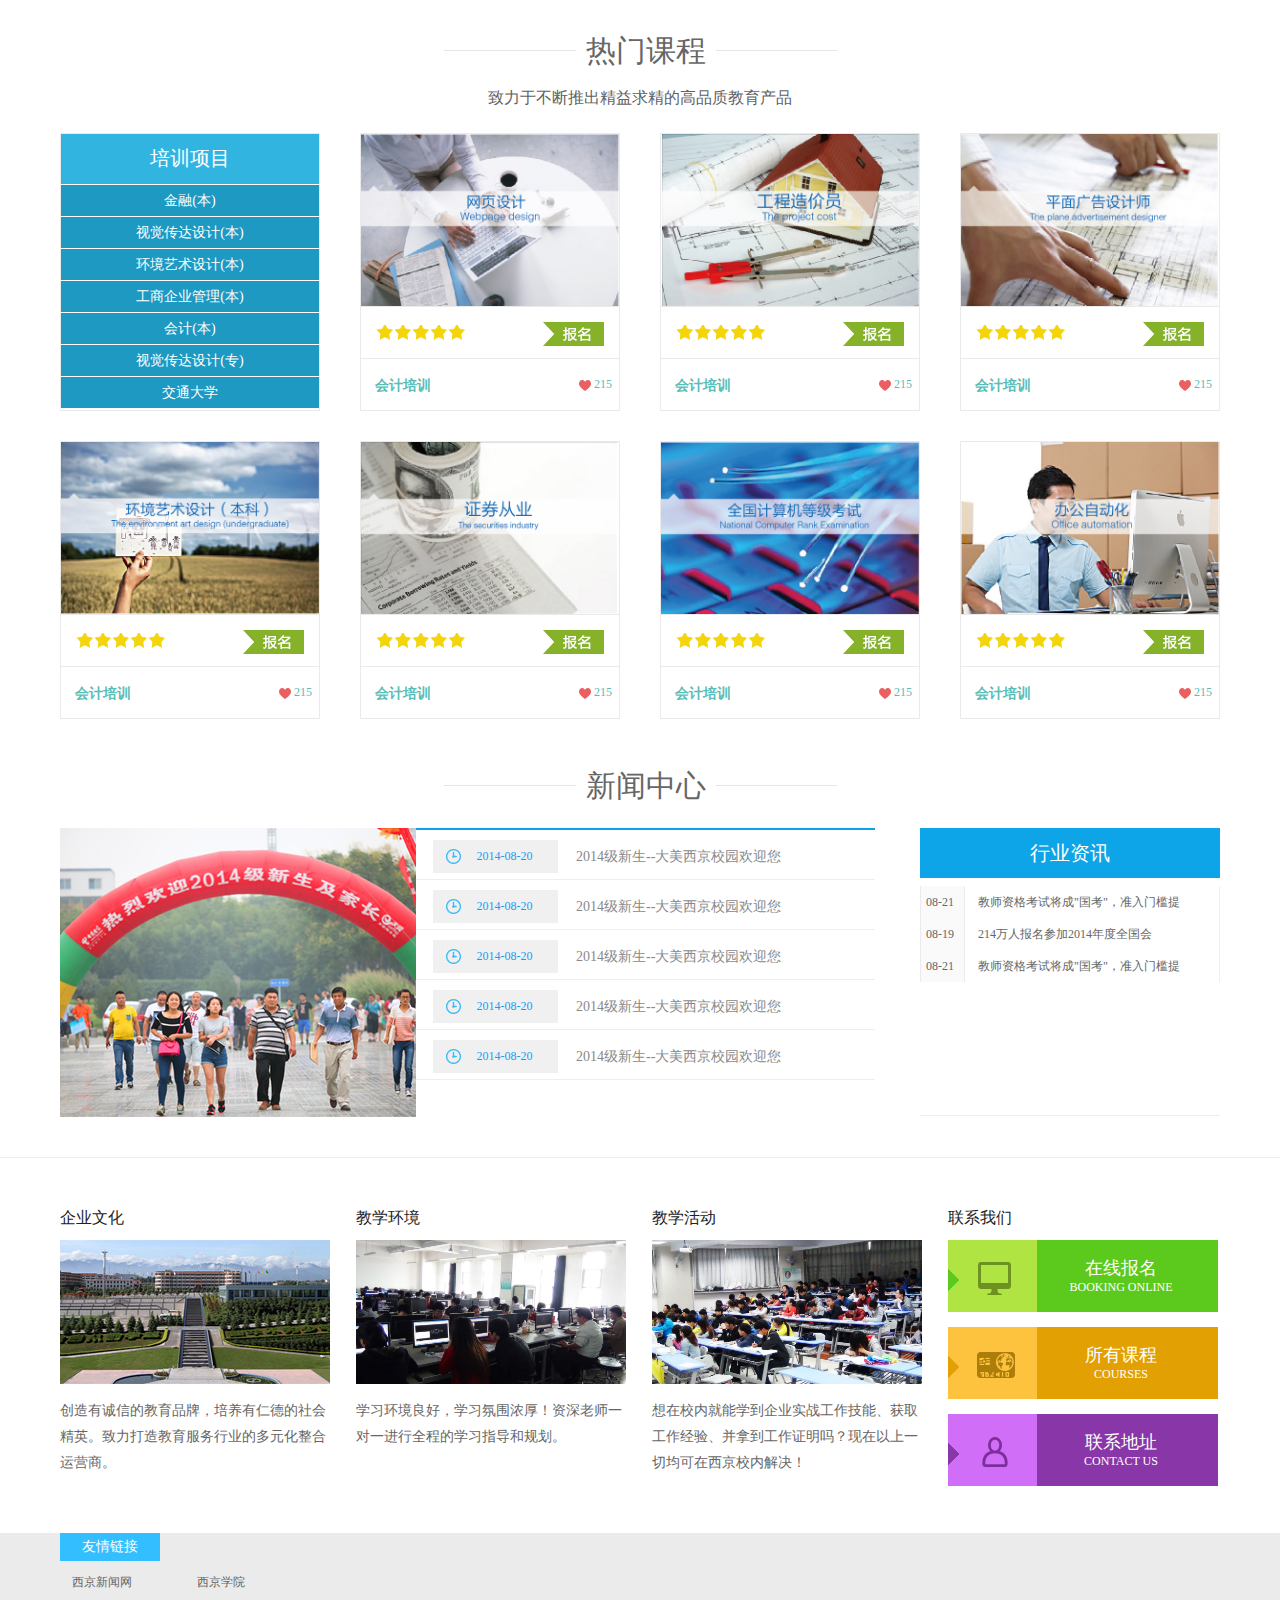
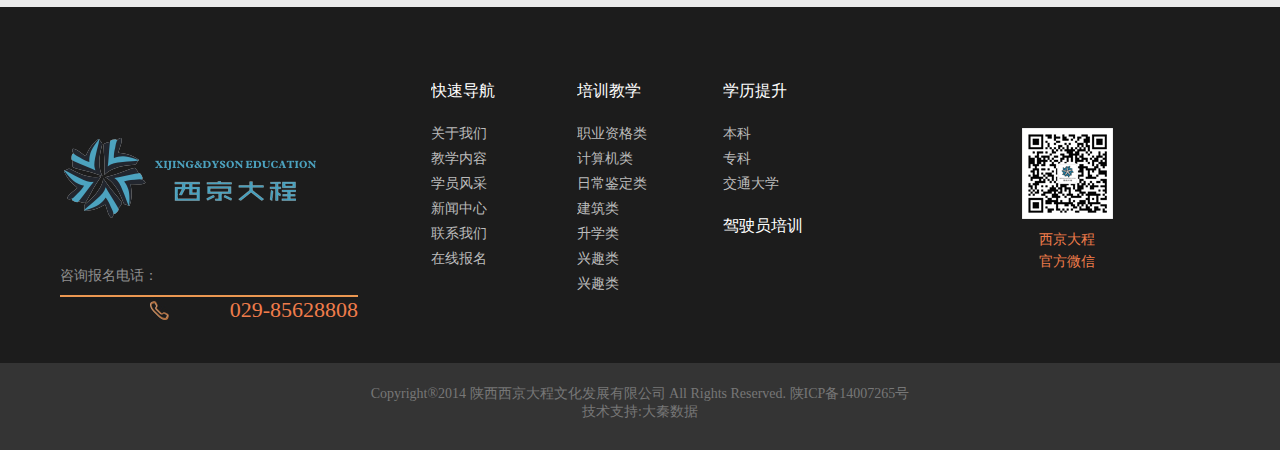
<file: website/xi/index.html>
<!DOCTYPE html PUBLIC "-//W3C//DTD XHTML 1.0 Transitional//EN" "http://www.w3.org/TR/xhtml1/DTD/xhtml1-transitional.dtd">
<html xmlns="http://www.w3.org/1999/xhtml">
<head>
<meta http-equiv="Content-Type" content="text/html; charset=utf-8" />
<link href="css/style.css" type="text/css" rel="stylesheet" />
<title>西京大程</title>
</head>
<body>
    <div id="header_top">
        <div class="h_top">
             <span>
                <em>029-85628808</em>
             <a href="#" class="icon1"></a>
             <a href="#" class="icon2"></a>
             <a href="#" class="icon3"></a>
             <a href="#" class="icon4"></a>
             <a href="#" class="icon5"></a>
             <a href="#" class="icon6">1</a>
             </span>
        </div>
    </div>
    <div id="header_middel">
    <div class="header_c">
        <h1><a href="./index.html">西京大程</a></h1>
        <div class="search">
            <span>关注我们</span>
            <a href="#"><img src="img/gz_03.png" width="17" height="17" alt=""/> </a>
            <a href="#"><img src="img/gz_05.png" width="16" height="17" alt=""/> </a>
            <input type="text" name="search" />
            <button title="点击搜索"></button>
        </div>
        </div> 
    </div>
    <div id="header_bottom">
        <div class="header_b_c">
            <ul class="header_nav">
                <li><a href="./index.html" class="select">首页</a></li>
                <li><a href="#">关于我们</a></li>
                <li><a href="#">教学内容</a></li>
                <li><a href="#">学员风采</a></li>
                <li><a href="./list_news.html">新闻中心</a></li>
                <li><a href="#">联系我们</a></li>
                <li><a href="#">在线报名</a></li>
            </ul>
        </div>
    </div>
    <div id="banner">
        <div class="banner_content">
            <a href="#"><img src="img/00692238.jpg" width="1920" height="439" alt=""/></a>
        </div>
    </div>
    
    <div id="about_xj">
        <div class="about_c text_center">
            <h2>关于西京大程</h2>
        <p>全国自学考试示范学习服务中心；陕西省教育改革试点单位；陕西省学习服务示范中心.</p>
            <ul>
                <li>
                <a href="#"><img src="img/001.png" width="46" height="46" alt=""/></a>
                    <span class="bule">课程列表</span>
                </li>
                 <li>
                <a href="#"><img src="img/002.png" width="46" height="46" alt=""/></a>
                    <span class="orange">课程列表</span>
                </li>
                 <li>
                <a href="#"><img src="img/003.png" width="46" height="46" alt=""/></a>
                    <span class="green">课程列表</span>
                </li>
                 <li class="about-c-no-padding purple">
                <a href="#"><img src="img/004.png" width="46" height="46" alt=""/></a>
                    <span class="bule">课程列表</span>
                </li>
            </ul>
        </div>
    </div>
    
<div id="lesson">
    <div class="l_title">
        <h2 class="text_center">推荐课程</h2>
        <p class="text_center">致力于不断推出精益求精的高品质教育产品</p>
     </div>
    <ul class="lesson_list">
        <li>
            <a href="#">
                <img class="lesson_pic" src="img/0d9b6316.jpg" width="540" height="358" alt=""/>
            </a>
            <p class="p1">
                <a href="#" class="star"></a>
                <a href="#" class="report"></a>
            </p>
            <div class="p2">
                <h3><a href="#">会计培训</a></h3>
                <span><a href="#">215</a></span>
            </div>
        </li>
    <li>
            <a href="#">
                <img class="lesson_pic" src="img/2a1ba3b9.jpg" width="540" height="358" alt=""/>
            </a>
            <p class="p1">
                <a href="#" class="star"></a>
                <a href="#" class="report"></a>
            </p>
            <div class="p2">
                <h3><a href="#">会计培训</a></h3>
                <span><a href="#">215</a></span>
            </div>
        </li>
    <li>
            <a href="#">
                <img class="lesson_pic" src="img/2fa387bb.jpg"width="540" height="358" alt=""/>
            </a>
            <p class="p1">
                <a href="#" class="star"></a>
                <a href="#" class="report"></a>
            </p>
            <div class="p2">
                <h3><a href="#">会计培训</a></h3>
                <span><a href="#">215</a></span>
            </div>
        </li>
    <li class="no_right_margin">
            <a href="#">
                <img class="lesson_pic" src="img/6d68a5ca.jpg" width="540" height="358" alt=""/>
            </a>
            <p class="p1">
                <a href="#" class="star"></a>
                <a href="#" class="report"></a>
            </p>
            <div class="p2">
                <h3><a href="#">会计培训</a></h3>
                <span><a href="#">215</a></span>
            </div>
        </li>
        
        <li>
            <a href="#">
                <img class="lesson_pic" src="img/6f18a049.jpg" width="540" height="358" alt=""/>
            </a>
            <p class="p1">
                <a href="#" class="star"></a>
                <a href="#" class="report"></a>
            </p>
            <div class="p2">
                <h3><a href="#">会计培训</a></h3>
                <span><a href="#">215</a></span>
            </div>
        </li>
    <li>
            <a href="#">
                <img class="lesson_pic" src="img/8efa9087.jpg" width="540" height="358" alt=""/>
            </a>
            <p class="p1">
                <a href="#" class="star"></a>
                <a href="#" class="report"></a>
            </p>
            <div class="p2">
                <h3><a href="#">会计培训</a></h3>
                <span><a href="#">215</a></span>
            </div>
        </li>
    <li>
            <a href="#">
                <img class="lesson_pic" src="img/571bf366.jpg" width="540" height="358" alt=""/>
            </a>
            <p class="p1">
                <a href="#" class="star"></a>
                <a href="#" class="report"></a>
            </p>
            <div class="p2">
                <h3><a href="#">会计培训</a></h3>
                <span><a href="#">215</a></span>
            </div>
        </li>
    <li class="no_right_margin">
            <a href="#">
                <img class="lesson_pic" src="img/a2d355a0.jpg" width="540" height="358" alt=""/>
            </a>
            <p class="p1">
                <a href="#" class="star"></a>
                <a href="#" class="report"></a>
            </p>
            <div class="p2">
                <h3><a href="#">会计培训</a></h3>
                <span><a href="#">215</a></span>
            </div>
        </li>
    </ul>
</div>

<div id="hot_lesson">
    <div class="l_title">
        <h2 class="text_center">热门课程</h2>
        <p class="text_center">致力于不断推出精益求精的高品质教育产品</p>
     </div>
    <ul class="lesson_list">
        <li class="hot_menu">
            <h3   class="one">培训项目</h3>
            <a href="#">金融(本)</a>
            <a href="#">视觉传达设计(本)</a>
            <a href="#">环境艺术设计(本)</a>
            <a href="#">工商企业管理(本)</a>
            <a href="#">会计(本)</a> 
            <a href="#">视觉传达设计(专)</a>
            <a href="#">交通大学</a> 
        </li>
    <li>
            <a href="#">
                <img class="lesson_pic" src="img/a512f0bf.jpg" width="540" height="358" alt=""/>
            </a>
            <p class="p1">
                <a href="#" class="star"></a>
                <a href="#" class="report"></a>
            </p>
            <div class="p2">
                <h3><a href="#">会计培训</a></h3>
                <span><a href="#">215</a></span>
            </div>
        </li>
    <li>
            <a href="#">
                <img class="lesson_pic" src="img/d8151d38.jpg" width="540" height="358" alt=""/>
            </a>
            <p class="p1">
                <a href="#" class="star"></a>
                <a href="#" class="report"></a>
            </p>
            <div class="p2">
                <h3><a href="#">会计培训</a></h3>
                <span><a href="#">215</a></span>
            </div>
        </li>
    <li class="no_right_margin">
            <a href="#">
                <img class="lesson_pic" src="img/ebcacc05.jpg" width="540" height="358" alt=""/>
            </a>
            <p class="p1">
                <a href="#" class="star"></a>
                <a href="#" class="report"></a>
            </p>
            <div class="p2">
                <h3><a href="#">会计培训</a></h3>
                <span><a href="#">215</a></span>
            </div>
        </li>
        
        <li>
            <a href="#">
                <img class="lesson_pic" src="img/ee335979.jpg" width="540" height="358" alt=""/>
            </a>
            <p class="p1">
                <a href="#" class="star"></a>
                <a href="#" class="report"></a>
            </p>
            <div class="p2">
                <h3><a href="#">会计培训</a></h3>
                <span><a href="#">215</a></span>
            </div>
        </li>
    <li>
            <a href="#">
                <img class="lesson_pic" src="img/20633d38.jpg" width="540" height="358" alt=""/>
            </a>
            <p class="p1">
                <a href="#" class="star"></a>
                <a href="#" class="report"></a>
            </p>
            <div class="p2">
                <h3><a href="#">会计培训</a></h3>
                <span><a href="#">215</a></span>
            </div>
        </li>
    <li>
            <a href="#">
                <img class="lesson_pic" src="img/9299a181.jpg" width="540" height="358" alt=""/>
            </a>
            <p class="p1">
                <a href="#" class="star"></a>
                <a href="#" class="report"></a>
            </p>
            <div class="p2">
                <h3><a href="#">会计培训</a></h3>
                <span><a href="#">215</a></span>
            </div>
        </li>
    <li class="no_right_margin">
            <a href="#">
                <img class="lesson_pic" src="img/8efa9087.jpg" width="540" height="358" alt=""/>
            </a>
            <p class="p1">
                <a href="#" class="star"></a>
                <a href="#" class="report"></a>
            </p>
            <div class="p2">
                <h3><a href="#">会计培训</a></h3>
                <span><a href="#">215</a></span>
            </div>
        </li>
    </ul>
</div>

<div id="news_center">
    <div class="l_title">
        <h2 class="text_center">新闻中心</h2>
    </div>
     <div class="n_left">
        <img src="img/c1ec16ba.jpg" width="356" height="289" alt=""/> 
     </div>
     <div class="n_center">
        <ul>
            <li>
                <span>2014-08-20</span>
                <a href="#">2014级新生--大美西京校园欢迎您</a>
            </li>
             <li>
                <span>2014-08-20</span>
                <a href="#">2014级新生--大美西京校园欢迎您</a>
            </li>
             <li>
                <span>2014-08-20</span>
                <a href="#">2014级新生--大美西京校园欢迎您</a>
            </li>
             <li>
                <span>2014-08-20</span>
                <a href="#">2014级新生--大美西京校园欢迎您</a>
            </li>
             <li>
                <span>2014-08-20</span>
                <a href="#">2014级新生--大美西京校园欢迎您</a>
            </li>
        </ul>
     </div>
     <div class="n_right"> 
        <h4>行业资讯</h4>
     <ul class="n_r_news">
            <li>08-21 <a href="#">教师资格考试将成"国考"，准入门槛提</a></li>
            <li>08-19 <a href="#">214万人报名参加2014年度全国会</a></li>
            <li>08-21 <a href="#">教师资格考试将成"国考"，准入门槛提</a></li>
     </ul>
     </div>
     
</div>
<div id="content_bottom">
         <ul class="c1">
            <li>
                <h4>企业文化</h4>
            <a href="#"><img src="img/5de2b2f5.jpg" width="270" height="144" alt=""/></a>
               <p>
               <a href="#">创造有诚信的教育品牌，培养有仁德的社会精英。致力打造教育服务行业的多元化整合运营商。</a>
               </p>
            </li>
            <li>
                <h4>教学环境</h4>
            <a href="#"><img src="img/0230702d.jpg" width="270" height="144" alt=""/></a>
               <p>
               <a href="#">学习环境良好，学习氛围浓厚！资深老师一对一进行全程的学习指导和规划。</a>
               </p>
            </li>
             <li>
                <h4>教学活动</h4>
            <a href="#"><img src="img/97daf535.jpg"width="270" height="144" alt=""/></a>
               <p>
               <a href="#">想在校内就能学到企业实战工作技能、获取工作经验、并拿到工作证明吗？现在以上一切均可在西京校内解决！</a>
               </p>
            </li>
            <li class="concant no_right_margin">
                <h4>联系我们</h4>   
                <div class="online"><a href="#"><h5>在线报名</h5>BOOKING ONLINE</a></div>
                <div class="courses"><a href="#"><h5>所有课程</h5>COURSES</a></div>
                <div class="contact"><a href="#"><h5>联系地址</h5>CONTACT US</a></div> 
            </li>
         </ul>
     </div>
     <div id="friend_link">
        <div class="f_link_c">
            <span>友情链接</span>
            <a href="#">西京新闻网</a>
            <a href="#">西京学院</a>
        </div>
        
     </div>
     
     <div id="footer">
        <div class="footer_c">
            <div class="footer_logo">
                <a><img src="img/LOGO.png" /></a>
                <h5>咨询报名电话：</h5>
                <p>029-85628808</p>
            </div>
            <div class="footer_nav">
                <dl>
                    <dt>快速导航</dt>
                    <dd><a href="#">关于我们</a></dd>
                    <dd><a href="#">教学内容</a></dd>
                    <dd><a href="#">学员风采</a></dd>
                    <dd><a href="#">新闻中心</a></dd>
                    <dd><a href="#">联系我们</a></dd>
                    <dd><a href="#">在线报名</a></dd>
                </dl>
                <dl>
                    <dt>培训教学</dt>
                    <dd><a href="#">职业资格类</a></dd>
                    <dd><a href="#">计算机类</a></dd>
                    <dd><a href="#">日常鉴定类</a></dd>
                    <dd><a href="#">建筑类</a></dd>
                    <dd><a href="#">升学类</a></dd>
                    <dd><a href="#">兴趣类</a></dd>
                    <dd><a href="#">兴趣类</a></dd>
                </dl>
                <dl class="no_right_margin">
                    <dt>学历提升</dt>
                    <dd><a href="#">本科</a></dd>
                    <dd><a href="#">专科</a></dd>
                    <dd><a href="#">交通大学</a></dd>
                    <dd><a href="#" class="dt_title">驾驶员培训</a></dd>
                </dl>
                
            </div>
            <div class="footer_QRcode">
                <img src="img/006_40.png.gif"  />
                <p>
                    西京大程<br/>
                    官方微信
                </p>
            </div>
        </div>
     </div>
     <div id="copyright">
        <p>
            Copyright®2014 陕西西京大程文化发展有限公司 All Rights Reserved. 陕ICP备14007265号
            <br/>技术支持:大秦数据
        </p>
     </div>
<!--[if IE 6]>
    <script type="text/javascript" src="js/EvPng.js"></script>
    <script language="javascript" type="text/javascript">
    window.onload = function(){
        EvPNG.fix("*");
    }
    </script>
<![endif]-->
</body>
</html>
</file>
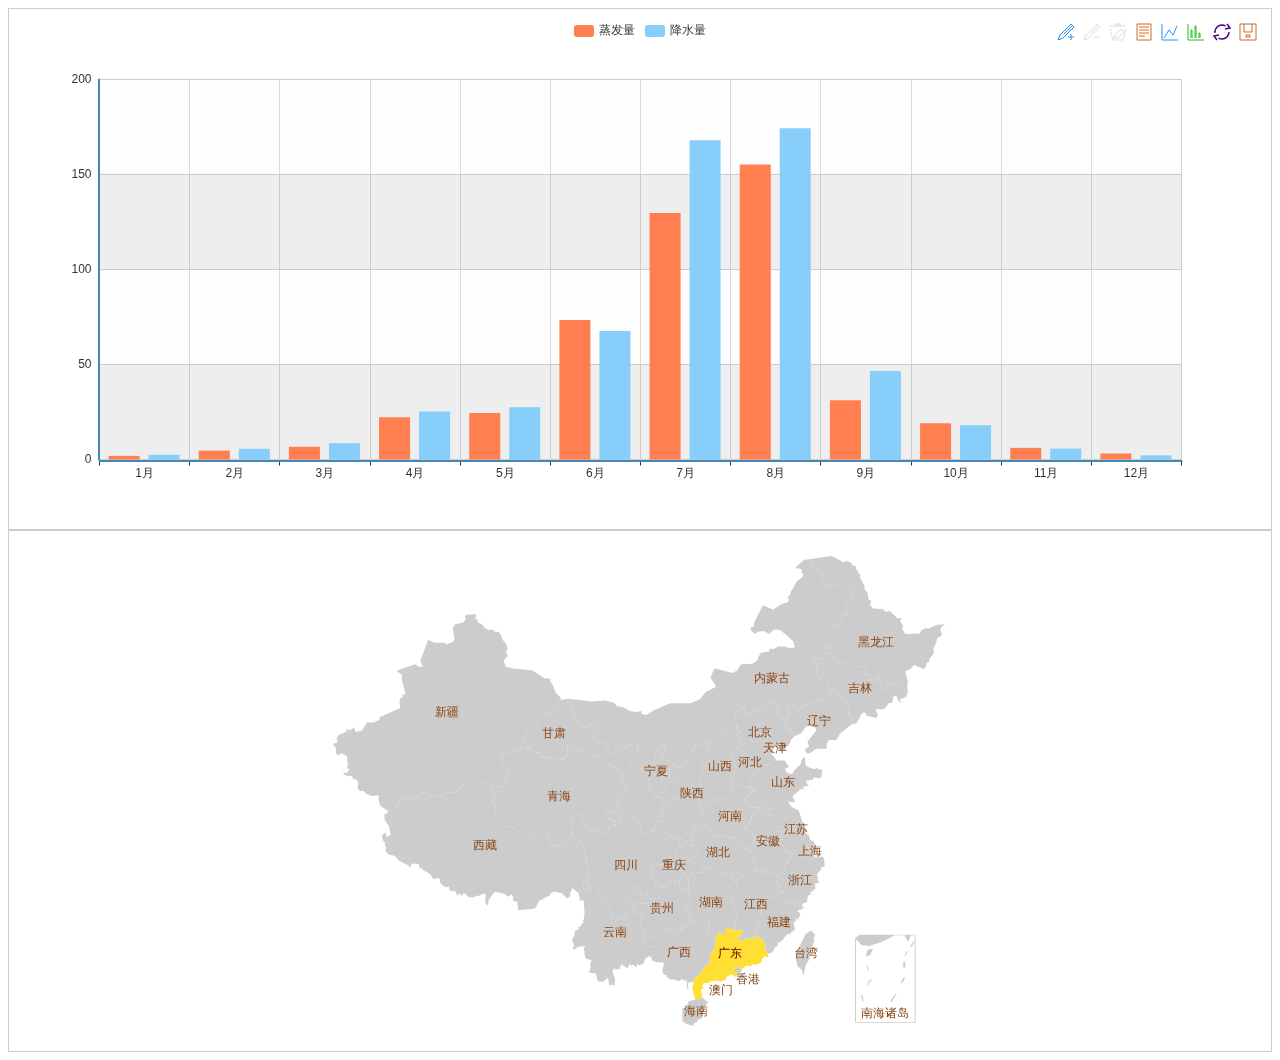
<file: js/echarts/doc/example/www/index.html>
﻿<!DOCTYPE html>
<html lang="en">
<head>
    <meta charset="utf-8">
    <title>ECharts</title>
</head>

<body>
    <!--Step:1 Prepare a dom for ECharts which (must) has size (width & hight)-->
    <!--Step:1 为ECharts准备一个具备大小（宽高）的Dom-->
    <div id="main" style="height:500px;border:1px solid #ccc;padding:10px;"></div>
    <div id="mainMap" style="height:500px;border:1px solid #ccc;padding:10px;"></div>
    
    <!--Step:2 Import echarts.js-->
    <!--Step:2 引入echarts.js-->
    <script src="js/echarts.js"></script>
    
    <script type="text/javascript">
    // Step:3 conifg ECharts's path, link to echarts.js from current page.
    // Step:3 为模块加载器配置echarts的路径，从当前页面链接到echarts.js，定义所需图表路径
    require.config({
        paths: {
            echarts: './js'
        }
    });
    
    // Step:4 require echarts and use it in the callback.
    // Step:4 动态加载echarts然后在回调函数中开始使用，注意保持按需加载结构定义图表路径
    require(
        [
            'echarts',
            'echarts/chart/bar',
            'echarts/chart/line',
            'echarts/chart/map'
        ],
        function (ec) {
            //--- 折柱 ---
            var myChart = ec.init(document.getElementById('main'));
            myChart.setOption({
                tooltip : {
                    trigger: 'axis'
                },
                legend: {
                    data:['蒸发量','降水量']
                },
                toolbox: {
                    show : true,
                    feature : {
                        mark : {show: true},
                        dataView : {show: true, readOnly: false},
                        magicType : {show: true, type: ['line', 'bar']},
                        restore : {show: true},
                        saveAsImage : {show: true}
                    }
                },
                calculable : true,
                xAxis : [
                    {
                        type : 'category',
                        data : ['1月','2月','3月','4月','5月','6月','7月','8月','9月','10月','11月','12月']
                    }
                ],
                yAxis : [
                    {
                        type : 'value',
                        splitArea : {show : true}
                    }
                ],
                series : [
                    {
                        name:'蒸发量',
                        type:'bar',
                        data:[2.0, 4.9, 7.0, 23.2, 25.6, 76.7, 135.6, 162.2, 32.6, 20.0, 6.4, 3.3]
                    },
                    {
                        name:'降水量',
                        type:'bar',
                        data:[2.6, 5.9, 9.0, 26.4, 28.7, 70.7, 175.6, 182.2, 48.7, 18.8, 6.0, 2.3]
                    }
                ]
            });
            
            // --- 地图 ---
            var myChart2 = ec.init(document.getElementById('mainMap'));
            myChart2.setOption({
                tooltip : {
                    trigger: 'item',
                    formatter: '{b}'
                },
                series : [
                    {
                        name: '中国',
                        type: 'map',
                        mapType: 'china',
                        selectedMode : 'multiple',
                        itemStyle:{
                            normal:{label:{show:true}},
                            emphasis:{label:{show:true}}
                        },
                        data:[
                            {name:'广东',selected:true}
                        ]
                    }
                ]
            });
        }
    );
    </script>
</body>
</html>
</file>
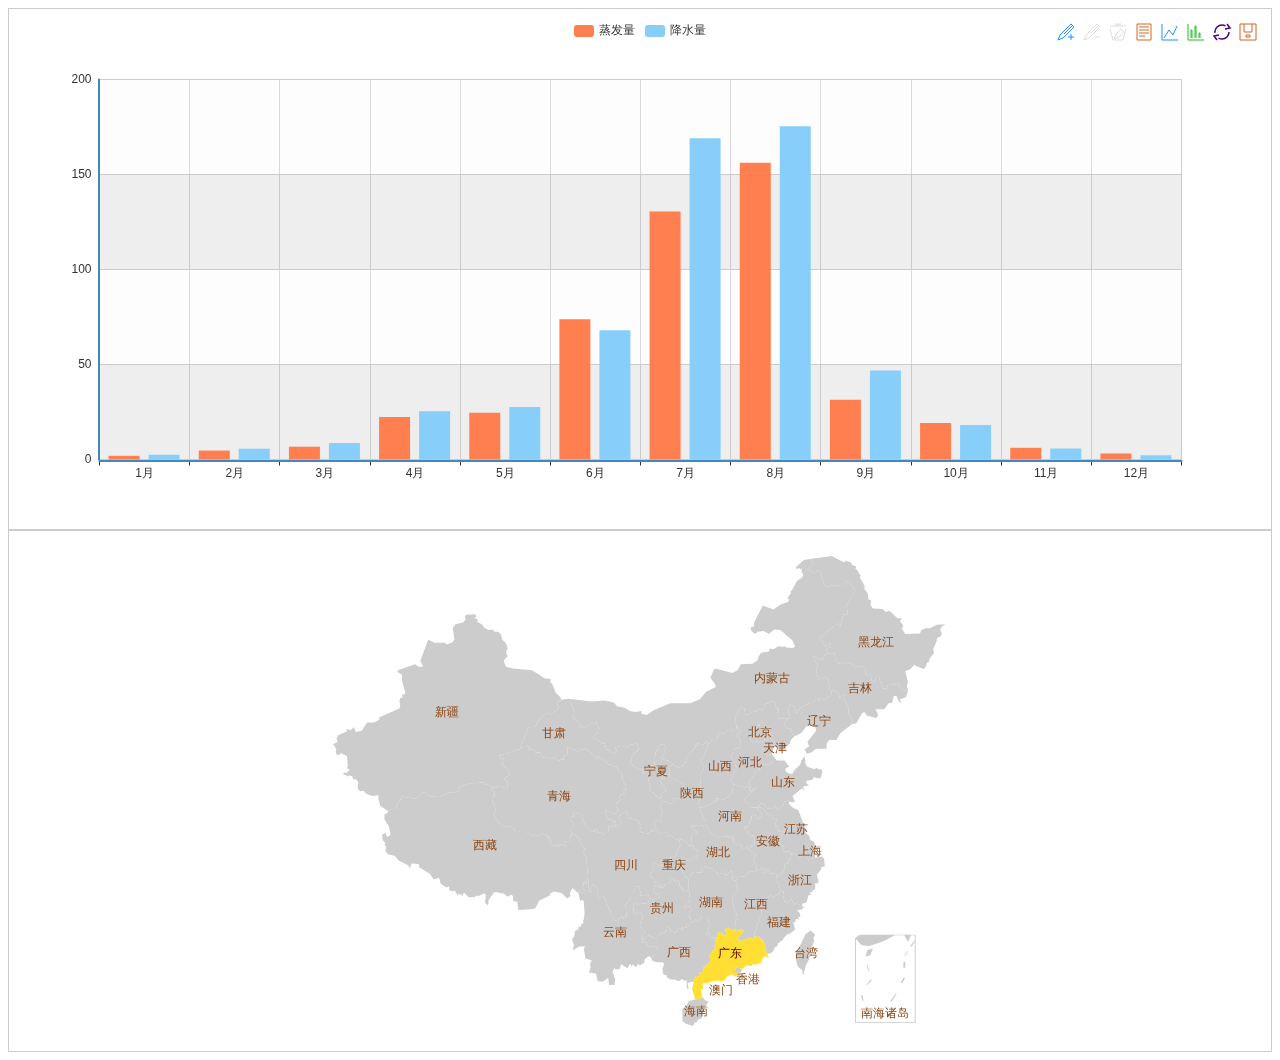
<file: js/echarts/doc/example/www2/index.html>
﻿<!DOCTYPE html>
<html lang="en">
<head>
    <meta charset="utf-8">
    <title>ECharts</title>
</head>
<body>
    <!--Step:1 Prepare a dom for ECharts which (must) has size (width & hight)-->
    <!--Step:1 为ECharts准备一个具备大小（宽高）的Dom-->
    <div id="main" style="height:500px;border:1px solid #ccc;padding:10px;"></div>
    <div id="mainMap" style="height:500px;border:1px solid #ccc;padding:10px;"></div>

    <!--Step:2 Import echarts-all.js-->
    <!--Step:2 引入echarts-all.js-->
    <script src="js/echarts-all.js"></script>
    
    <script type="text/javascript">
        // Step:3 echarts & zrender as a Global Interface by the echarts-plain.js.
        // Step:3 echarts和zrender被echarts-plain.js写入为全局接口
        var myChart = echarts.init(document.getElementById('main'));
        myChart.setOption({
            tooltip : {
                trigger: 'axis'
            },
            legend: {
                data:['蒸发量','降水量']
            },
            toolbox: {
                show : true,
                feature : {
                    mark : {show: true},
                    dataView : {show: true, readOnly: false},
                    magicType : {show: true, type: ['line', 'bar']},
                    restore : {show: true},
                    saveAsImage : {show: true}
                }
            },
            calculable : true,
            xAxis : [
                {
                    type : 'category',
                    data : ['1月','2月','3月','4月','5月','6月','7月','8月','9月','10月','11月','12月']
                }
            ],
            yAxis : [
                {
                    type : 'value',
                    splitArea : {show : true}
                }
            ],
            series : [
                {
                    name:'蒸发量',
                    type:'bar',
                    data:[2.0, 4.9, 7.0, 23.2, 25.6, 76.7, 135.6, 162.2, 32.6, 20.0, 6.4, 3.3]
                },
                {
                    name:'降水量',
                    type:'bar',
                    data:[2.6, 5.9, 9.0, 26.4, 28.7, 70.7, 175.6, 182.2, 48.7, 18.8, 6.0, 2.3]
                }
            ]
        });
        
        // --- 地图 ---
        var myChart2 = echarts.init(document.getElementById('mainMap'));
        myChart2.setOption({
            tooltip : {
                trigger: 'item',
                formatter: '{b}'
            },
            series : [
                {
                    name: '中国',
                    type: 'map',
                    mapType: 'china',
                    selectedMode : 'multiple',
                    itemStyle:{
                        normal:{label:{show:true}},
                        emphasis:{label:{show:true}}
                    },
                    data:[
                        {name:'广东',selected:true}
                    ]
                }
            ]
        });
    </script>
</body>
</html>
</file>
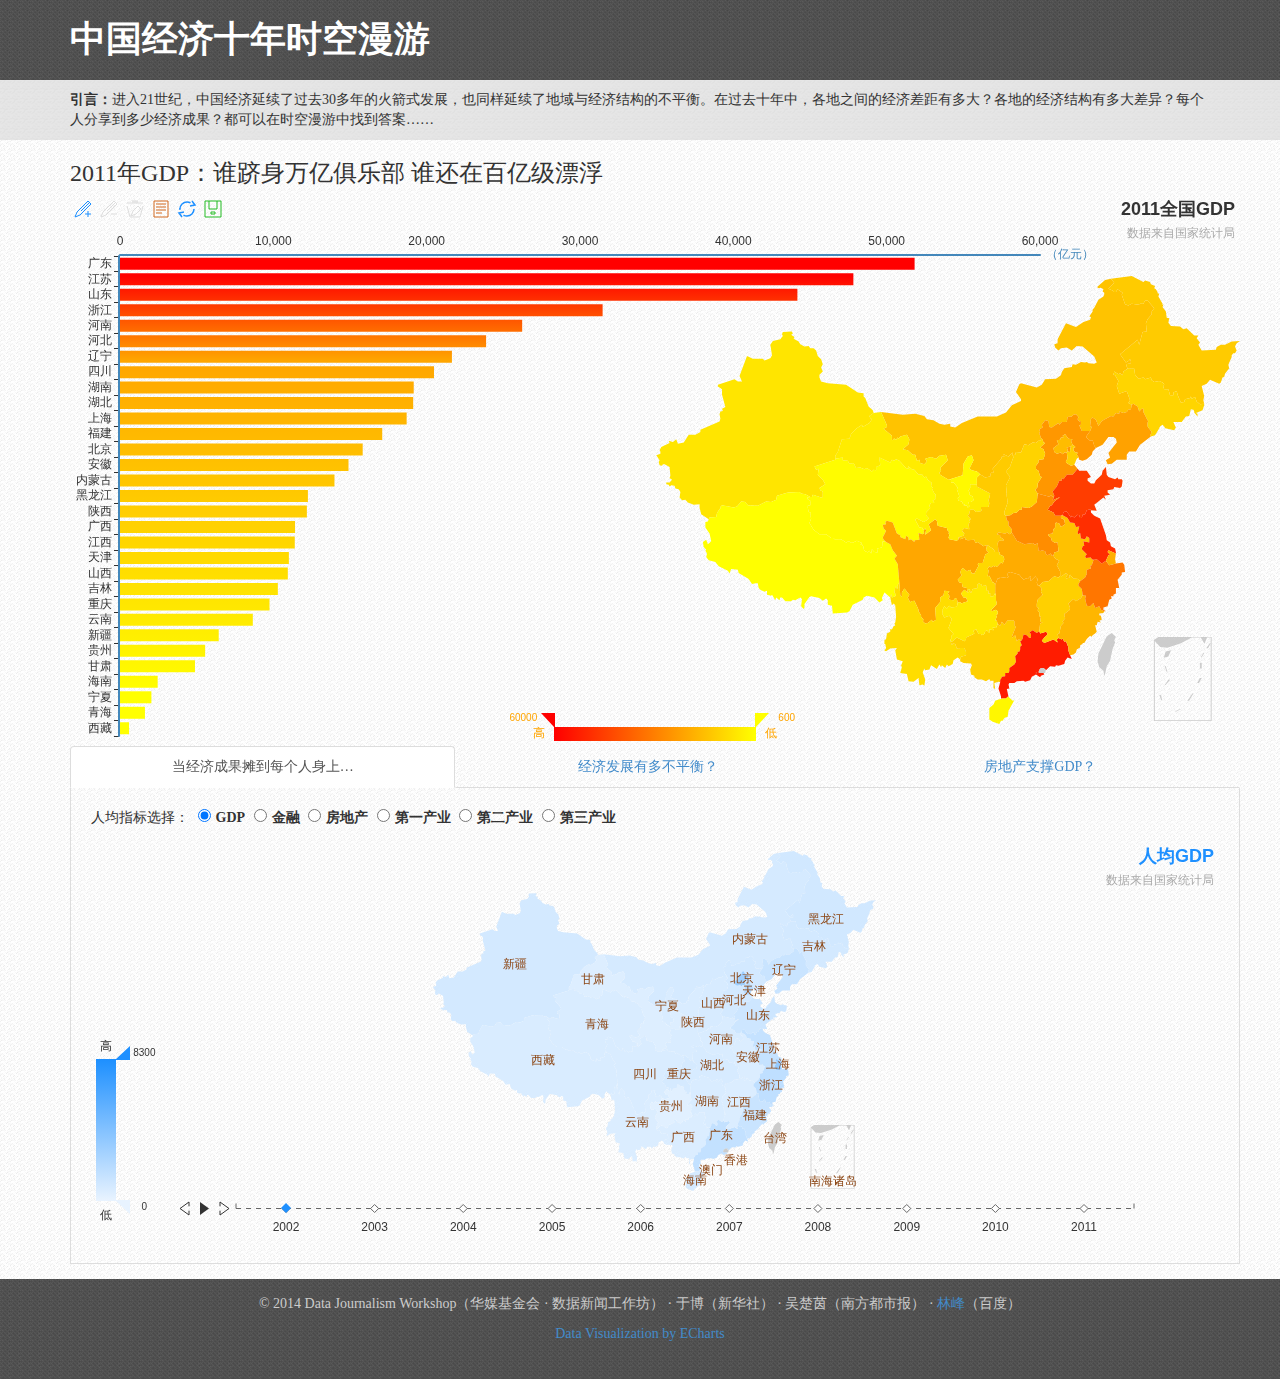
<file: js/echarts/doc/example/topic/10-me-china/index.html>
﻿<!DOCTYPE html>
<html lang="en">
<head>
    <meta charset="utf-8">
    <title>中国经济十年时空漫游</title>
    <meta name="viewport" content="width=device-width, initial-scale=1.0">
    <meta name="description" content="China">
    <meta name="author" content="linzhifeng@baidu.com">

    <link href="../../../asset/css/bootstrap.css" rel="stylesheet">
    <link href="../../../asset/css/bootstrap-responsive.css" rel="stylesheet">
    <link rel="shortcut icon" href="../../../asset/ico/favicon.png">
    <style type="text/css">
        * {
            font-family: "Microsoft YaHei" !important;
        }
        body{
            background-image: url(../../../asset/img/groovepaper.png);
            background-repeat: repeat;    
        }
        header {
            background-image: url(../../../asset/img/tweed.png);
            background-repeat: repeat;
        }
        h1 {
            color: #FFF;
            font-weight : bolder;
            margin:20px 0;
        }
        section {
            background-image: url(../../../asset/img/ticks.png);
            background-repeat: repeat;
            padding: 10px;
        }
        footer {
            height: 100px;
            background-image: url(../../../asset/img/tweed.png);
            background-repeat: repeat;
            font-size: 14px;
            color: #CCC;
            text-align: center;
            padding-top: 15px;
            margin-top:15px;
        }
        .nav.nav-tabs.nav-justified {
            margin-bottom:0;
        }
        .ctrl-wrap {
            padding:5px 20px 20px 20px;
            text-align: center;
        }
        .ctrl-content .btn{
            width: 7%;
        }
        .tab-content {
            padding:20px;
            border: 1px solid #dddddd;
            border-top: 0px;
        }
        .g2wrap {
            height:300px;
            width:33%;
            float:left;
        }
        input[type="radio"] {
            margin: -5px 5px 0;
        }
        label {
            display: inline-block;
            margin-bottom: 5px;
            font-weight: bold;
        }
        footer a:hover {
            color:#62C462
        }
    </style>
</head>

<body>
    <!-- HEADER -->
    <header>
        <div class="container">
            <h1>中国经济十年时空漫游</h1>
        </div>
    </header>
    <section>
        <div class="container">
            <strong>引言：</strong>进入21世纪，中国经济延续了过去30多年的火箭式发展，也同样延续了地域与经济结构的不平衡。在过去十年中，各地之间的经济差距有多大？各地的经济结构有多大差异？每个人分享到多少经济成果？都可以在时空漫游中找到答案……
        </div>
    </section>
    <div class="container">
        <!-- CONTAINER -->
        <div class="row">
            <div id="overview" class="span12">
                <h3>2011年GDP：谁跻身万亿俱乐部 谁还在百亿级漂浮</h3>
                <!--p>1949年中华人民共和国成立之前，中国犹如一个极度贫弱的巨人，近5亿人口，960万平方公里国土的国家，全国主要工业品最高年产量仅为：纱44.5万吨，布27.9亿米，原煤6188万吨，发电量60亿千瓦小时；粮食最高年产量也只有1.5亿吨，棉花84.9万吨。此为新中国经济发展的起步点。</p>
                <p>通过有计划地进行大规模的经济建设，50余年后的今天，中国已成为世界上最具有发展潜力的经济大国之一，人民生活也整体达到小康水平。从1953年到2005年，中国已陆续完成十个“五年计划”，并取得举世瞩目的成就，为国民经济的发展打下了坚实基础；而1979年以来的改革开放，则使中国经济得到前所未有的快速增长。进入二十一世纪后，中国经济继续保持稳步高速增长，2006年，国内生产总值超过20万亿元，增长速度达10.7%。</p-->
                <div id="g0" style="height:550px"></div>
            </div>
            <div id="graphic" class="span12">
                <!-- Nav tabs -->
                <ul class="nav nav-tabs nav-justified">
                  <li class="active">
                      <a id = "tab1" href="#main1" data-toggle="tab">当经济成果摊到每个人身上…</a></li>
                  <li><a id = "tab2" href="#main2" data-toggle="tab">经济发展有多不平衡？</a></li>
                  <li><a id = "tab3" href="#main3" data-toggle="tab">房地产支撑GDP？</a></li>
                </ul>
                <!-- Tab panes -->
                <div class="tab-content">
                    <div class="tab-pane active" id="main1">
                        <p>人均指标选择：
                            <label>
                                <input type="radio" name="optionsRadios" id="optionsRadios1" value="GDP" checked>GDP
                            </label>
                            <label>
                                <input type="radio" name="optionsRadios" id="optionsRadios2" value="Financial">金融
                            </label>
                            <label>
                                <input type="radio" name="optionsRadios" id="optionsRadios3" value="Estate">房地产
                            </label>
                            <label>
                                <input type="radio" name="optionsRadios" id="optionsRadios4" value="PI">第一产业
                            </label>
                            <label>
                                <input type="radio" name="optionsRadios" id="optionsRadios5" value="SI">第二产业
                            </label>
                            <label>
                                <input type="radio" name="optionsRadios" id="optionsRadios6" value="TI">第三产业
                            </label>
                        </p>
                        <div id="g1" style="height:400px"></div>
                        <!--ul>
                            <li>从总量上看，中国的GDP 已经名列世界前矛，GDP 总量占世界的总量接近4%.但是中国的问题最复杂的就是有13亿人口，按照中国的人均水平我们和这些发达国家的距离就大了，到去年我们人均完成的GDP 为1200多美元，这在世界上排的位置按人均水平算大概是一个什么发展阶段呢？</li>
                            <li>世界银行关于发展阶段有一个粗线条的划分：</li>
                                <ol>
                                    <li>一个国家人均GDP 的水平如果是在280美元以下，称为低收入的穷国</li>
                                    <li>一个国家的人均GDP 达到1000美元左右，叫下中等收入的发展中国家，指这个国家摆脱了贫困的陷阱，进入了经济起飞、工业化加速的时期</li>
                                    <li>如果到1600美元，叫中等收入的发展中国家</li>
                                    <li>如果到3000美元，叫上中等收入的发展中国家</li>
                                    <li>如果到了8000美元以上，叫高收入的发展中国家，指该国家以工业化为内容的现代化完成了，即所谓的现代的新兴工业化国家，再往上发展就叫后工业化时代，再做细分为中等发达国家和主要的最发达国家</li>
                                </ol>
                            <li>1978年我国人均GDP 是379元人民币，折算成美元为100美元多一点，在当时世界190多个国家排序中我国和当时著名的穷国扎依尔并列100多位，可以说是一个标准的穷国，经过二十几年改革开放的努力，我们实现了经济发展上的一个历史阶段性的突破，我们从最穷的国家上升到了1200多美元，被称为下中等收入的发展中国家，这个阶段转变的速度快不快？</li>
                        </ul-->
                    </div>
                    <div class="tab-pane" id="main2">
                        <div class="ctrl-wrap">
                            <div class="ctrl-content">
                                <button type="button" class="btn btn-success" id="2002">2002</button>
                                <button type="button" class="btn btn-info" id="2003">2003</button>
                                <button type="button" class="btn btn-info" id="2004">2004</button>
                                <button type="button" class="btn btn-info" id="2005">2005</button>
                                <button type="button" class="btn btn-info" id="2006">2006</button>
                                <button type="button" class="btn btn-info" id="2007">2007</button>
                                <button type="button" class="btn btn-info" id="2008">2008</button>
                                <button type="button" class="btn btn-info" id="2009">2009</button>
                                <button type="button" class="btn btn-info" id="2010">2010</button>
                                <button type="button" class="btn btn-info" id="2011">2011</button>
                            </div>
                        </div>
                        <div id="g20" class="g2wrap"></div>
                        <div id="g21" class="g2wrap"></div>
                        <div id="g22" class="g2wrap"></div>
                        <div id="g23" class="g2wrap"></div>
                        <div id="g24" class="g2wrap"></div>
                        <div id="g25" class="g2wrap"></div>
                        <!--ul style="padding-top:15px;clear:both">
                            <li>衡量一个国家经济发展水平的方法的指标体系现在很有争议，但无论怎么争议，用GDP这个指标从数量方面来体现一个国家经济发展已经达到的水平，尽管有它的荒谬性和局限性，但也有其不可或缺性、不可替代性。</li>
                            <li>今天我们主要从GDP水平上来看一下中国经济发展大体上现在达到的阶段。十三万六千多亿人民币按照我们现在大体上所说的1比8.3的官汇折算大约一万六千多亿美元，这样一个发展水平、总量规模在世界上大体处于什么位置呢？</li>
                            <li>我国是排在世界第六位，第一位是美国，其完成GDP的数量在数值上和我国比较接近，是十二万多亿，不同的是计量单位不一样，它是美元，我国是人民币，我国大概相当于美国的八分之一，美国GDP 占世界总量三分之一左右，最高年份达到世界总量的32%，去年大概占28%，第二位是日本，日本大概五万多亿，第三位是德国，第四位是英国，第五位是法国，如果没有意外的话经过第十一个五年计划后估计中国在总量上超过法国应该是问题不大。 </li>
                        </ul-->
                        <p style="clear:both"></p>
                    </div>
                    <div class="tab-pane" id="main3">
                        <div id="g3" style="height:400px"></div>
                        <p><i>*GDP与房地产的关系、与金融业的关系，房地产与金融业的关系，第一、二、三产业间的关系……任何两项或多项数据间均可进行比较。</i></p>
                        <!--ul>
                            <li>衡量一个国家经济发展水平的方法的指标体系现在很有争议，但无论怎么争议，用GDP这个指标从数量方面来体现一个国家经济发展已经达到的水平，尽管有它的荒谬性和局限性，但也有其不可或缺性、不可替代性。</li>
                            <li>今天我们主要从GDP水平上来看一下中国经济发展大体上现在达到的阶段。十三万六千多亿人民币按照我们现在大体上所说的1比8.3的官汇折算大约一万六千多亿美元，这样一个发展水平、总量规模在世界上大体处于什么位置呢？</li>
                            <li>我国是排在世界第六位，第一位是美国，其完成GDP的数量在数值上和我国比较接近，是十二万多亿，不同的是计量单位不一样，它是美元，我国是人民币，我国大概相当于美国的八分之一，美国GDP 占世界总量三分之一左右，最高年份达到世界总量的32%，去年大概占28%，第二位是日本，日本大概五万多亿，第三位是德国，第四位是英国，第五位是法国，如果没有意外的话经过第十一个五年计划后估计中国在总量上超过法国应该是问题不大。 </li>
                        </ul-->
                    </div>
                </div>
            </div><!--/span-->
        </div><!--/row-->
    </div>
    <!-- FOOTER -->
    <footer>
      <p>&copy; 2014 Data Journalism Workshop（华媒基金会 &middot; 数据新闻工作坊） &middot; 于博（新华社）  &middot; 吴楚茵（南方都市报）  &middot; <a href="http://weibo.com/kenerlinfeng" target="_blank">林峰</a>（百度）</p>
      <p><a href="http://echarts.baidu.com" target="_blank">Data Visualization by ECharts</a></p>
    </footer>

    <script src="../../../asset/js/jquery.js"></script>
    <script src="../../../asset/js/bootstrap-transition.js"></script>
    <script src="../../../asset/js/bootstrap-alert.js"></script>
    <script src="../../../asset/js/bootstrap-modal.js"></script>
    <script src="../../../asset/js/bootstrap-dropdown.js"></script>
    <script src="../../../asset/js/bootstrap-scrollspy.js"></script>
    <script src="../../../asset/js/bootstrap-tab.js"></script>
    <script src="../../../asset/js/bootstrap-tooltip.js"></script>
    <script src="../../../asset/js/bootstrap-popover.js"></script>
    <script src="../../../asset/js/bootstrap-button.js"></script>
    <script src="../../../asset/js/bootstrap-collapse.js"></script>
    <script src="../../../asset/js/bootstrap-carousel.js"></script>
    <script src="../../../asset/js/bootstrap-typeahead.js"></script>
    <!-- core -->
    <script src="../../www/js/echarts.js"></script>
    <script src="./js/data-formatter.js"></script>
    <script src="./js/data-a-china.js"></script>
    <script src="./js/data-china.js"></script>
    <script src="./js/option0.js"></script>
    <script src="./js/option1.js"></script>
    <script src="./js/option2.js"></script>
    <script src="./js/option3.js"></script>
    <script src="./js/djws.js"></script>
</body>
</html>
</file>
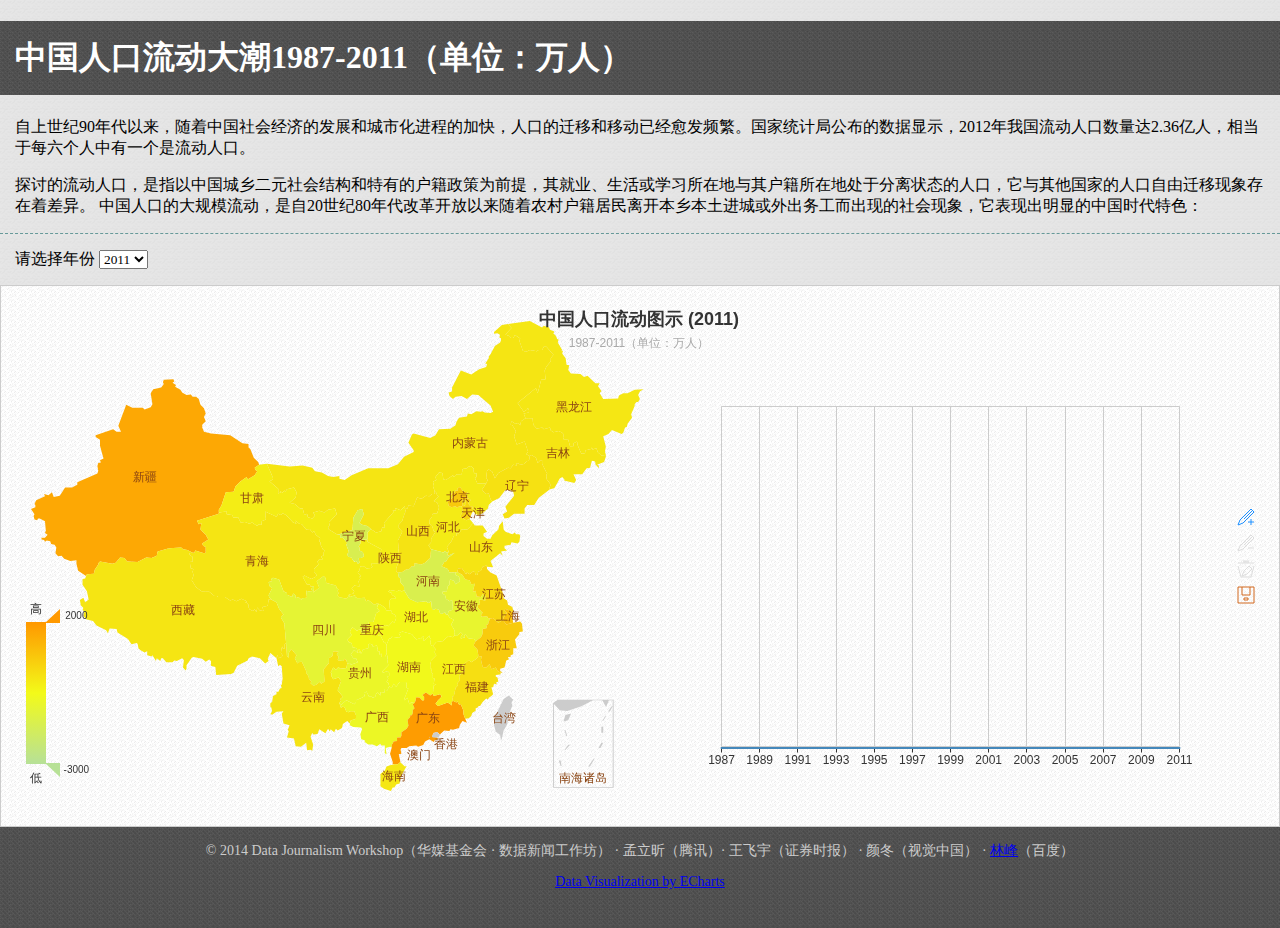
<file: js/echarts/doc/example/topic/24-population-china/index.html>
<!DOCTYPE html>
<html lang="en">
<head>
<meta http-equiv="Content-Type" content="text/html; charset=UTF-8" />
<link rel="shortcut icon" href="../../../asset/ico/favicon.png">
<title>中国人口流动大潮</title>
<style type="text/css">
* {
    font-family: "Microsoft YaHei" !important;
}
h1 {
    font-family: "Microsoft YaHei";
    font-weight: bold;
    color: #FFF;
    background-color: #000;
    border: 5px none #000;
    background-image: url(../../../asset/img/tweed.png);
    background-repeat: repeat;
    padding-right: 15px;
    padding-bottom: 15px;
    padding-left: 15px;
    padding-top: 15px;
}

p {
    padding: 0 15px;
}
    
.select_box {
    border-top-width: 1px;
    border-top-style: dashed;
    border-top-color: #699;
    padding-top: 15px;
    padding-bottom: 15px;
    padding-right: 15px;
    padding-left: 15px;
}
body {
    background-image: url(../../../asset/img/ticks.png);
    background-repeat: repeat;
    margin-left: 0px;
    margin-top: 0px;
    margin-right: 0px;
    margin-bottom: 0px;
}

#main{
    background-image: url(../../../asset/img/groovepaper.png);
    background-repeat: repeat;    
    }

.footer {
    height: 100px;
    background-image: url(../../../asset/img/tweed.png);
    background-repeat: repeat;
    font-family: "Microsoft YaHei";
    font-size: 14px;
    color: #CCC;
    text-align: center;
    padding-top: 1px;
}
.footer a:hover {
    color:#62C462
}
</style>
</head>

<body>
<h1>中国人口流动大潮1987-2011（单位：万人）</h1>
<p>自上世纪90年代以来，随着中国社会经济的发展和城市化进程的加快，人口的迁移和移动已经愈发频繁。国家统计局公布的数据显示，2012年我国流动人口数量达2.36亿人，相当于每六个人中有一个是流动人口。</p>
<p>探讨的流动人口，是指以中国城乡二元社会结构和特有的户籍政策为前提，其就业、生活或学习所在地与其户籍所在地处于分离状态的人口，它与其他国家的人口自由迁移现象存在着差异。
中国人口的大规模流动，是自20世纪80年代改革开放以来随着农村户籍居民离开本乡本土进城或外出务工而出现的社会现象，它表现出明显的中国时代特色：</p>
<div class="select_box"><form id="form1" name="form1" method="post" action="">
  <label for="year">请选择年份</label>
  <select name="year" id="year">
    <option>1987</option>
    <option>1988</option>
    <option>1989</option>
    <option>1990</option>
    <option>1991</option>
    <option>1992</option>
    <option>1993</option>
    <option>1994</option>
    <option>1995</option>
    <option>1996</option>
    <option>1997</option>
    <option>1998</option>
    <option>1999</option>
    <option>2000</option>
    <option>2001</option>
    <option>2002</option>
    <option>2003</option>
    <option>2004</option>
    <option>2005</option>
    <option>2006</option>
    <option>2007</option>
    <option>2008</option>
    <option>2009</option>
    <option>2010</option>
    <option selected="selected">2011</option>
  </select>
</form></div>

<div id="main" style="height:500px;border:1px solid #ccc;padding:20px;"></div>
    <script src="../../www/js/echarts.js"></script>
    <script src="js/data-people.js"></script>
    <script type="text/javascript">
    require.config({
        paths:{ 
            echarts: '../../www/js'
        }
    });
    var myChart;
    var colorList;
    require(
        [
            'echarts',
            'echarts/chart/bar',
            'echarts/chart/line',
            'echarts/chart/map'
        ],
        function (ec) {
            colorList = require('zrender/tool/color').getGradientColors(
                ['red','yellow','lightskyblue'], 10
            );
            //console.log(colorList)
            myChart = ec.init(document.getElementById('main'));
            //myChart.setOption(option);
            yearSelector.onchange();
            window.onresize = myChart.resize;
            var ecConfig = require('echarts/config');
            myChart.on(ecConfig.EVENT.MAP_SELECTED, mapSelected);
        }
    );
    
    var selected;
    function mapSelected(param){
        selected = param.selected;
        var mapSeries = option.series[0];
        var data = [];
        var legendData = [];
        var legendData = [];
        var name;
        option.series = option.series.slice(0,1);
        for (var p = 0, len = mapSeries.data.length; p < len; p++) {
            name = mapSeries.data[p].name;
            mapSeries.data[p].selected = selected[name];
            if (selected[name]) {
                //option.yAxis[0].name = name + ' 人口流动情况';
                var tarIdx;
                for (var i = 0, l = pList.length; i < l; i++) {
                    if (pList[i] == name) {
                        tarIdx = i;
                        break;
                    }
                }
                for (var i = 1987; i <= 2011; i++) {
                    data.push(dataPeople[i][tarIdx]);
                }
                option.series.push({
                    name : name,
                    type:'line',
                    tooltip: {
                        trigger: 'axis'
                    },
                    data: data
                });
                legendData.push(name);
                data = [];
            }
        }
        //option.series[1].data = data;
        option.legend.data = legendData;
        myChart.setOption(option, true);
    }
    
    var yearSelector = document.getElementById('year');
    yearSelector.onchange = function (e){
        var curYear = yearSelector.selectedOptions[0].innerHTML;
        option.title.text = '中国人口流动图示 (' + curYear + ')';
        var max = dataPeople[curYear + 'max'];
        var min = dataPeople[curYear + 'min'];
        var gap = (max - min) / 5;
        /*
        var legendData = [
            Math.round(min + 4 * gap) + '以上',
            Math.round(min + 3 * gap) + ' ~' + Math.round(min + 4 * gap),
            Math.round(min + 2 * gap) + ' ~' + Math.round(min + 3 * gap),
            Math.round(min + gap) + ' ~' + Math.round(min + 2 * gap),
            Math.round(min + gap) + '以下',
        ];
        option.legend.data = legendData;
        */
        option.dataRange.max = max;
        option.dataRange.min = min;
        if (min >= 0) {
            //双正
            option.dataRange.color = [colorList[0], colorList[10]];
            /*
            option.color = require('zrender/tool/color').getStepColors(
                colorList[0], colorList[10], 5
            )
            */
            //option.color = [colorList[0], colorList[2], colorList[4], colorList[7], colorList[10]];
        }
        else if (max >= 0 && min <= 0) {
            //正负
            var first = Math.round(10 - max / (max - min) * 10);
            var end = Math.round(min / (min - max) * 10 + 10);
            option.dataRange.color = [
                colorList[first], 
                colorList[Math.round((end - first) / 2 + first)],
                colorList[end]
            ];
            //console.log(first,end);
            /*
            option.color = [
                colorList[first], colorList[first + 2], 
                option.dataRange.color[1], 
                colorList[end - 2], colorList[end]
            ];
            */
        }
        else {
            //双负
            option.dataRange.color = [colorList[11], colorList[20]];
            /*
            option.color = require('zrender/tool/color').getStepColors(
                colorList[11], colorList[20], 5
            )
            */
            //option.color = [colorList[11], colorList[13], colorList[15], colorList[17], colorList[20]];
        }
        //console.log(option.color,option.dataRange.color)
        
        option.series[0].data = dataPeople[curYear];
        /*
        for (var i = 0; i <= 4; i++) {
            option.series[i + 1].name = legendData[i];
        }
        */
        if (selected) {
            mapSelected({selected:selected});
        }
        else{
            myChart.setOption(option, true);
        }
    }
    </script>
<div class="footer">
    <p>&copy; 2014 Data Journalism Workshop（华媒基金会 &middot; 数据新闻工作坊） &middot; 孟立昕（腾讯）&middot; 王飞宇（证券时报） &middot; 颜冬（视觉中国） &middot; <a href="http://weibo.com/kenerlinfeng" target="_blank">林峰</a>（百度）</p> 
    <p><a href="http://echarts.baidu.com" target="_blank">Data Visualization by ECharts</a></p>
</div>
</body>
</html>
</file>
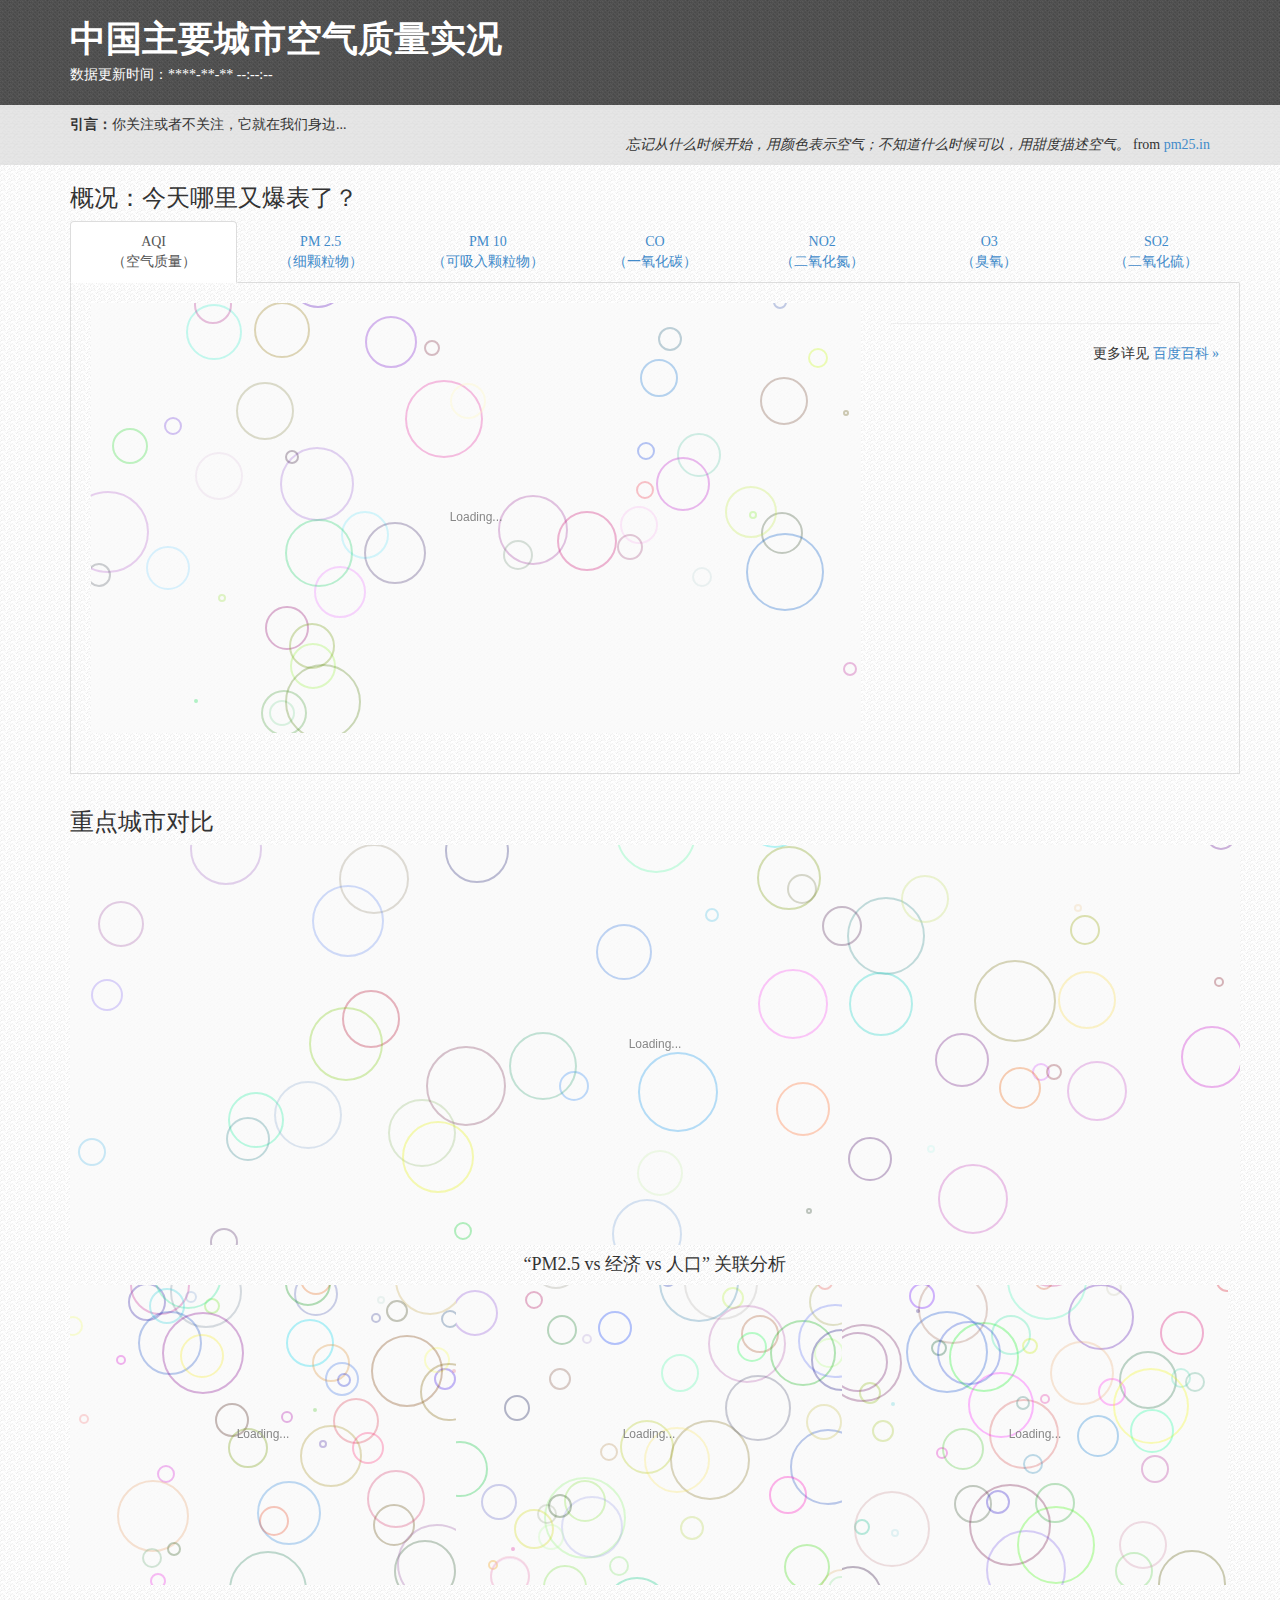
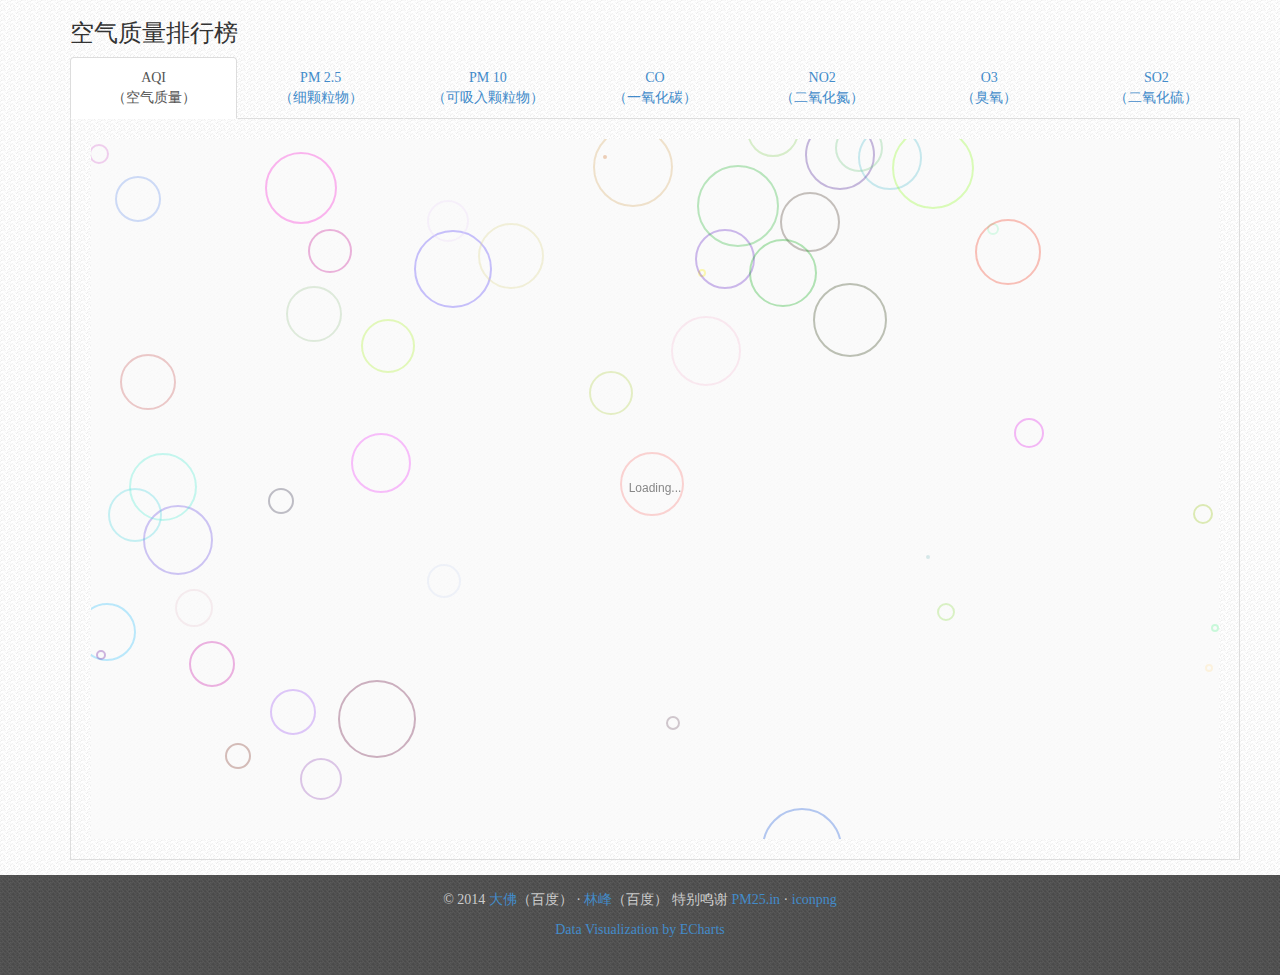
<file: js/echarts/doc/example/topic/aqi-china/index.html>
﻿<!DOCTYPE html>
<html lang="en">
<head>
    <meta charset="utf-8">
    <title>中国城市空气质量实况</title>
    <meta name="viewport" content="width=device-width, initial-scale=1.0">
    <meta name="description" content="China">
    <meta name="author" content="linzhifeng@baidu.com">

    <link href="../../../asset/css/bootstrap.css" rel="stylesheet">
    <link href="../../../asset/css/bootstrap-responsive.css" rel="stylesheet">
    <link rel="shortcut icon" href="../../../asset/ico/favicon.png">
    <style type="text/css">
        * {
            font-family: "Microsoft YaHei" !important;
        }
        body{
            background-image: url(../../../asset/img/groovepaper.png);
            background-repeat: repeat;    
        }
        header {
            background-image: url(../../../asset/img/tweed.png);
            background-repeat: repeat;
        }
        h1 {
            color: #FFF;
            font-weight : bolder;
            margin:20px 0 5px 0;
        }
        header p {
            color: #FFF;
            margin-bottom: 20px;
        }
        section {
            background-image: url(../../../asset/img/ticks.png);
            background-repeat: repeat;
            padding: 10px;
        }
        footer {
            height: 100px;
            background-image: url(../../../asset/img/tweed.png);
            background-repeat: repeat;
            font-size: 14px;
            color: #CCC;
            text-align: center;
            padding-top: 15px;
            margin-top:15px;
        }
        .nav.nav-tabs.nav-justified {
            margin-bottom:0;
        }
        .ctrl-wrap {
            padding:20px 20px 0 20px;
            text-align: center;
            border-left: 1px solid #dddddd;
            border-right: 1px solid #dddddd;
        }
        .ctrl-content .btn{
            width: 7%;
        }
        .tab-content {
            padding:20px;
            border: 1px solid #dddddd;
            border-top: 0px;
        }
        .g2wrap {
            height:300px;
            width:33%;
            float:left;
        }
        input[type="radio"] {
            margin: -5px 5px 0;
        }
        label {
            display: inline-block;
            margin-bottom: 5px;
            font-weight: bold;
        }
        footer a:hover {
            color:#62C462
        }
    </style>
</head>

<body>
    <!-- HEADER -->
    <header>
        <div class="container">
            <h1>中国主要城市空气质量实况</h1>
            <p>数据更新时间：<span id="time">****-**-** --:--:--</span></p>
        </div>
    </header>
    <section>
        <div class="container">
            <strong>引言：</strong>你关注或者不关注，它就在我们身边...
            <div style="text-align: right"><i>忘记从什么时候开始，用颜色表示空气；不知道什么时候可以，用甜度描述空气。</i> from <a href="http://www.pm25.in/" target="_blank">pm25.in</a></div>
        </div>
    </section>
    <div class="container">
        <!-- CONTAINER -->
        <div class="row">
            <div id="overview" class="span12">
                <h3>概况：今天哪里又爆表了？</h3>
                <!-- Nav tabs -->
                <ul class="nav nav-tabs nav-justified">
                    <li class="active">
                        <a id = "o-aqi" href="#main0" data-toggle="tab">AQI<br/>（空气质量）</a></li>
                    <li><a id = "o-pm25" href="#main0" data-toggle="tab">PM 2.5<br/>（细颗粒物）</a></li>
                    <li><a id = "o-pm10" href="#main0" data-toggle="tab">PM 10<br/>（可吸入颗粒物）</a></li>
                    <li><a id = "o-co" href="#main0" data-toggle="tab">CO<br/>（一氧化碳）</a></li>
                    <li><a id = "o-no2" href="#main0" data-toggle="tab">NO2<br/>（二氧化氮）</a></li>
                    <li><a id = "o-o3" href="#main0" data-toggle="tab">O3<br/>（臭氧）</a></li>
                    <li><a id = "o-so2" href="#main0" data-toggle="tab">SO2<br/>（二氧化硫）</a></li>
                </ul>
                <div class="tab-content" id="main0">
                    <div class="span8" style="margin:0 30px 0 0">
                        <div id="g0" style="height:430px"></div>
                    </div>
                    <div style="min-height:430px;">
                        <h4 id="overview-head"></h4><hr>
                        <p id="overview-content"></p>
                        <p style="text-align: right">更多详见 <a id="overview-link" target="_blank">百度百科 »</a></p>
                    </div>
                </div>
            </div>
            <div class="span12" style="margin-top:15px;">
                <h3>重点城市对比</h3>
                <div id="g1" style="height:400px"></div>
                <h4 style="text-align: center">“PM2.5 vs 经济 vs 人口” 关联分析</h4>
                <div id="g20" class="g2wrap"></div>
                <div id="g21" class="g2wrap"></div>
                <div id="g22" class="g2wrap"></div>
            </div>
            <div class="span12" style="margin-top:15px;">
                <h3>空气质量排行榜</h3>
                <!-- Nav tabs -->
                <ul class="nav nav-tabs nav-justified">
                    <li class="active">
                        <a id = "r-aqi" href="#main3" data-toggle="tab">AQI<br/>（空气质量）</a></li>
                    <li><a id = "r-pm25" href="#main3" data-toggle="tab">PM 2.5<br/>（细颗粒物）</a></li>
                    <li><a id = "r-pm10" href="#main3" data-toggle="tab">PM 10<br/>（可吸入颗粒物）</a></li>
                    <li><a id = "r-co" href="#main3" data-toggle="tab">CO<br/>（一氧化碳）</a></li>
                    <li><a id = "r-no2" href="#main3" data-toggle="tab">NO2<br/>（二氧化氮）</a></li>
                    <li><a id = "r-o3" href="#main3" data-toggle="tab">O3<br/>（臭氧）</a></li>
                    <li><a id = "r-so2" href="#main3" data-toggle="tab">SO2<br/>（二氧化硫）</a></li>
                </ul>
                <div class="tab-content" id="main3">
                    <div id="g3" style="height:700px"></div>
                </div>
            </div><!--/span-->
        </div><!--/row-->
    </div>
    <!-- FOOTER -->
    <footer>
      <p>&copy; 2014 <a href="http://weibo.com/wfsr" target="_blank">大佛</a>（百度）  &middot; <a href="http://weibo.com/kenerlinfeng" target="_blank">林峰</a>（百度） 特别鸣谢 <a href="http://www.pm25.in/" target="_blank">PM25.in</a> &middot; <a href="http://www.iconpng.com/" target="_blank">iconpng</a></p>
      <p><a href="http://echarts.baidu.com" target="_blank">Data Visualization by ECharts</a></p>
    </footer>

    <script src="../../../asset/js/jquery.js"></script>
    <script src="../../../asset/js/bootstrap-transition.js"></script>
    <script src="../../../asset/js/bootstrap-alert.js"></script>
    <script src="../../../asset/js/bootstrap-modal.js"></script>
    <script src="../../../asset/js/bootstrap-dropdown.js"></script>
    <script src="../../../asset/js/bootstrap-scrollspy.js"></script>
    <script src="../../../asset/js/bootstrap-tab.js"></script>
    <script src="../../../asset/js/bootstrap-tooltip.js"></script>
    <script src="../../../asset/js/bootstrap-popover.js"></script>
    <script src="../../../asset/js/bootstrap-button.js"></script>
    <script src="../../../asset/js/bootstrap-collapse.js"></script>
    <script src="../../../asset/js/bootstrap-carousel.js"></script>
    <script src="../../../asset/js/bootstrap-typeahead.js"></script>
    <!-- core -->
    <script src="../../www/js/echarts.js"></script>
    <script src="./js/option0.js"></script>
    <script src="./js/option1.js"></script>
    <script src="./js/option2.js"></script>
    <script src="./js/option3.js"></script>
    <script src="./js/china_city_geo.js"></script>
    <script src="./js/data.js"></script>
    <script src="./js/main.js"></script>
</body>
</html>
</file>
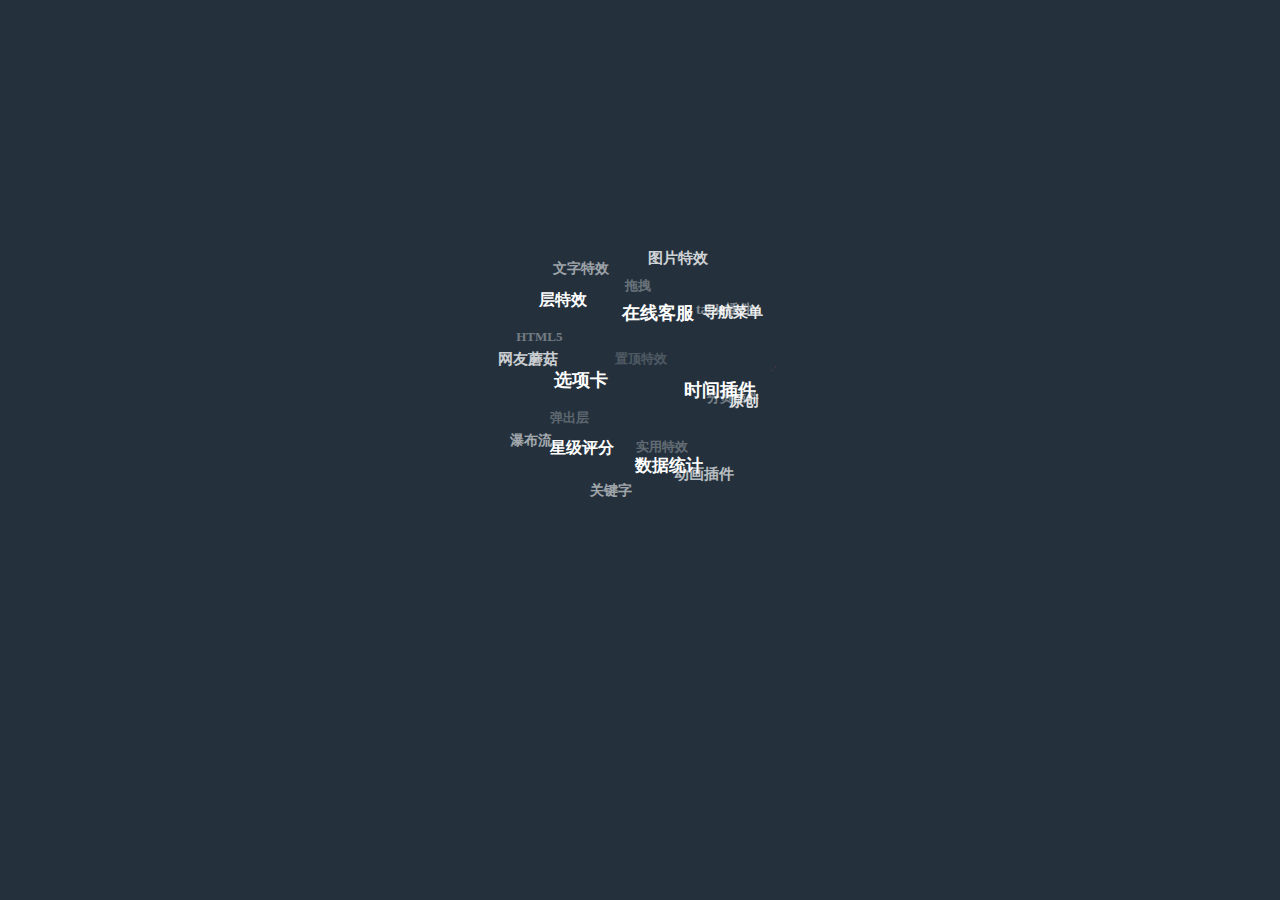
<file: demo/demo.html>
<!DOCTYPE html PUBLIC "-//W3C//DTD XHTML 1.0 Transitional//EN" "http://www.w3.org/TR/xhtml1/DTD/xhtml1-transitional.dtd">
<html xmlns="http://www.w3.org/1999/xhtml">
<head>
<meta http-equiv="Content-Type" content="text/html; charset=gb2312" />
<title>����һ����3D�Ʊ�ǩJS��Ч</title>
<meta name="author" content="Jquery-School" />
<meta name="Copyright" content="Jquery-School,www.jq-school.com" />
<meta name="Keywords" content"����һ����3D�Ʊ�ǩJS��Ч,Jquery���,Jqueryԭ��,Jquery��Դ,Jquery��Ч,js��Ч,div+css,JquerySchool" />
<meta name="description" content="JquerySchool��һ��ר�ŷ���jquery��Դ��jquery�����jquery��Ч��һ����վ,��ȫ����Դ����,��ʵ�ʿ�����Ӧ����ࡢ��ʵ�õ�Jquery��Դ��ȡ�����ټ��Ծ��ı���,�ù������������̵�ʱ�䡢�����ٵľ���ȥ��������jQuery������֪ʶ��" />

<style type="text/css">
body{background:#24313d;}
#tagsList {position:relative; width:450px; height:450px; margin: 150px auto 0;  }
#tagsList a {position:absolute; top:0px; left:0px; font-family: Microsoft YaHei; color:#fff; font-weight:bold; text-decoration:none; padding: 3px 6px; }
#tagsList a:hover { color:#FF0000; letter-spacing:2px;}
</style>
<script type="text/javascript" src="tags.js"></script>
</head>
<body>
<div id="tagsList"> 
	<a href="http://www.jq-school.com/Article.aspx?kid=1" title="�Ǽ�����">�Ǽ�����</a>
	<a href="http://www.jq-school.com/Article.aspx?kid=2" title="����Ч">����Ч</a>
	<a href="http://www.jq-school.com/Article.aspx?kid=3" title="�ؼ���">�ؼ���</a>
	<a href="http://www.jq-school.com/Article.aspx?kid=4" title="��ק">��ק</a>
	<a href="http://www.jq-school.com/Article.aspx?kid=5" title="��ҳ���">��ҳ���</a>
	<a href="http://www.jq-school.com/Article.aspx?kid=6" title="ʱ����">ʱ����</a>
	<a href="http://www.jq-school.com/Article.aspx?kid=7" title="������">������</a>
	<a href="http://www.jq-school.com/Article.aspx?kid=8" title="����ͳ��">����ͳ��</a>
	<a href="http://www.jq-school.com/Article.aspx?kid=9" title="HTML5">HTML5</a>
	<a href="http://www.jq-school.com/Article.aspx?kid=10" title="�ö���Ч">�ö���Ч</a>
	<a href="http://www.jq-school.com/Article.aspx?kid=11" title="ѡ�">ѡ�</a>
	<a href="http://www.jq-school.com/Article.aspx?kid=12" title="�����˵�">�����˵�</a>
	<a href="http://www.jq-school.com/Article.aspx?kid=13" title="ԭ��">ԭ��</a>
	<a href="http://www.jq-school.com/Article.aspx?kid=14" title="�������">�������</a>
	<a href="http://www.jq-school.com/Article.aspx?kid=15" title="ʵ����Ч">ʵ����Ч</a>
	<a href="http://www.jq-school.com/Article.aspx?kid=16" title="table���">table���</a>
	<a href="http://www.jq-school.com/Article.aspx?kid=17" title="������Ч">������Ч</a>
	<a href="http://www.jq-school.com/Article.aspx?kid=18" title="ͼƬ��Ч">ͼƬ��Ч</a>
	<a href="http://www.jq-school.com/Article.aspx?kid=19" title="���߿ͷ�">���߿ͷ�</a>
	<a href="http://www.jq-school.com/Article.aspx?kid=20" title="�ٲ���">�ٲ���</a>
	<a href="http://www.jq-school.com/Article.aspx?kid=21" title="����Ģ��">����Ģ��</a>
</div>
</body>
</html>
</file>
<file: css/index.css>
@charset "utf-8";
/* CSS Document */
body{background:#f4f4f4; font-family:"微软雅黑",Arial, sans-serif;}
a:link,a:visited{text-decoration:none;color:#fff;}
.w1200{margin: 0 auto;width:1200px;}
header{height:60px;width:100%;background:#f8f8f8;/**box-shadow:0 0 10px 5px #e0D0D0*/box-shadow:0 -2px 0px 0px #e1e1e1 inset ;position:fixed;border-bottom:1px solid #fff;border-top:1px solid #00a0da;margin-bottom:10px;z-index:999}
.fixed{box-shadow: 0 1px 5px rgba(0,0,0,.1);border-bottom:1px solid #e8e8e8;}
h1{text-indent:-9999px;background:url(../img/logo.png) no-repeat left center; width:132px;height:60px;float:left;}
nav{padding-left:5px; box-sizing:border-box;}
nav ul{float:right;height:60px;line-height:60px;padding-right:190px;}
nav ul li{float:left;margin-left:70px;}
nav li a:link,nav li a:visited{color:#999999;font-size:16px;display:inline-block;height:60px;line-height:60px;padding: 0 15px;font-family:"微软雅黑",Arial, sans-serif;transition:all 100ms ease 0.1s;}
nav li a.select,nav li a:hover{color:#fff;background:#00a0da;transform:scale(1.01);}


/*banner*/
.banner{ display: block; overflow: hidden; width:100%; min-width: 1200px; position: relative;padding-top:63px;}
.banner_index{height:400px; position:relative;padding-bottom:60px;background:#fff}
.banner_wrap{width:1200px;height:400px;position:absolute; overflow: visible;}
.banner_wrap li.hero{background: #000; position: absolute; top: 0; left: 0; width: 1200px; height: 400px; overflow: hidden; left: 2400px;}
.banner_index .next, .banner_index .prev {  opacity: 0.9; filter: alpha(Opacity=90);position: absolute; top: 0; background-color: #FFF;  width: 1200px; height: 400px; }
.banner_index .next:hover, .banner_index .prev:hover { filter: alpha(Opacity=30);opacity: 0.30; /* opacity: .88; */background:#000; }
.banner_index .prev { left: -1200px; }
.banner_index .next { left: 1200px; }
.banner_index .mask-right, .banner_index .mask-left { position: absolute;  height: 400px; width: 34px; overflow: hidden; background: url("../img/next_prev.png") no-repeat; display:none;  }
.banner_index .mask-right { left: 20px; background-position: -34px center; }
.banner_index .mask-left { right: 20px; background-position: 0 center; }
.banner_index .show{display:block;}
/*foucs_icon
.foucs_icon{position:absolute;bottom:6px;left:50%;margin-left:-4.0%;}
.foucs_icon li{width:18px;height:18px;float:left;background:url(../img/yuan1.png) no-repeat;margin: 0 7px 0; cursor:pointer;}
.foucs_icon li.select{background:url(../img/yuan2.png) no-repeat;}*/

/*works*/
.works{position:relative;}
.w_con{padding:30px 15px 45px;position:relative;background:#fff;width:1170px;border-top:1px solid #00a0da;}
.w_con ul{width:1230px;display:none;}
.w_con ul li{position:relative;z-index:80}
.w_con ul li:hover{box-shadow: 0 0 15px rgba(0,0,0,0.3);border:1px solid #fff;}
.w_list li img{transition: all 1s; position:absolute;z-index:79}
.w_list li img:hover{ -moz-transform: scale(1.2,1.2);-ms-transform: scale(1.2,1.2); -webkit-transform: scale(1.2,1.2); transform: scale(1.2,1.2);-moz-transition: all 2s;-ms-transition: all 2s;-webkit-transition: all 2s;transition: all 2s;  }
.w_con ul span{display:block;background:#000;opacity:0.8;position:absolute;width:378px;height:50px;bottom:-50px; cursor:pointer;color:#fff;text-align:center;line-height:50px;z-index:80}
.w_nav,.s_nav{position:absolute;top:-37px;left:50%;margin-left:-208px;}
.s_nav{margin-left:-108px;}
.w_nav li,.s_nav li,.w_nav li a:hover,.s_nav li a:hover {float:left;padding:8px 30px;color:#aaaaaa; cursor:pointer;}
.w_nav li.select,.s_nav li.select{background:#00a0da;color:#fff; border-radius:3px 3px 0 0}
.w_list li{float:left; margin:0 15px 20px 0; border-radius:8px;border:1px solid #efefef;overflow:hidden;width:378px;height:260px;}
.w_con .show{display:block;}
.w_con .app{ height:820px; width:1132px;margin:0 auto;display:none;}
.app ul{display:block;float:left;width:976px;overflow:hidden;padding:10px 20px;}
.app li{width:302px;float:left;height:540px;margin:0;position:relative;border:1px #ddd solid;}
.app p{width:302px;float:left;text-align:center;padding-top:40px;color:#BBBBBB;}
.app .center{margin:0 32px;}
.app h2{ text-align:center; color:#999;padding:20px 0 30px;font-size:24px;font-weight:normal;}
.app .prev,.app .next{width:58px;height:80px;float:left;margin-top:231px;background:url(../img/app_next_prev.png) no-repeat;border:0;cursor:pointer;}
.app .next{float:right;background-position:-58px 0; margin-right:0;}
.app .prev:hover,.app .next:hover{box-shadow:none;border:0;}
.frist{margin-left:80px;}
.app .focus{padding-top:40px;height:10px;clear:both;}
.app .focus ol{ width:216px; margin:0 auto;}
.app .focus ol li{ height:16px;width:16px;border:0;background:#eee;border-radius:50%;margin:0 10px;}
.app .focus ol li.select{background:#1DC5F8;}
.app .focus ol li:hover{ box-shadow:none;border:0}

/*php*/
.php{display:none;}
.php img{margin:0 auto; display:block}

/*skill*/
.skill{position:relative;height:auto;width:100%;/*background:url(../img/skill_bg.jpg) repeat-x center center */;}
.skill_title{position:absolute;left:50%;margin-left:-38px;color:#fff;top:-45px;background:#00a0da;text-align:center;line-height:45px;z-index:1;border-radius:5px 5px 0 0 ;padding:0 20px;}
.skill_con{margin:0 auto;position:relative;border-top:1px solid #1DC5F8;}
#tagsList a{position:absolute; top:0px; left:0px;font-size:14px; font-family:Arial, sans-serif;font-weight:bold;color:#00a0da;}
#tagsList a:hover{text-decoration:underline;}
#tagsList {width:600px;height:500px;margin:0 auto;position:relative;left:50%;margin-left:-300px;}


/*echart*/
.s_list{ height:500px;padding-top:20px;display:none}
.s_list.show{display:block;background:#fff;}
.tag_yun{/*background:url(../img/skill_bg.jpg) repeat-x center center*/background:#fff;}


/*footer*/
.footer{background:url(../img/about_bg.jpg) repeat-x center 0  #135379;width:100%;height:586px;}
.footer .about{position:relative;z-index:99;}
.footer .bg{height:220px;background:rgba(0,0,0,0.25);position:relative}
.bg h3{color:#fff; font-weight:normal;font-size:24px;position:absolute; top:10px; left:50%;margin-left:-35px;z-index:99}
.bg .con{width:800px;margin:0 auto; red;padding-top:67px;position:relative;}
.con .pic{width:119px;height:119px;border:6px solid #064057; border-radius:50%;position:absolute;left:50%;margin-left:-63px;z-index:99;overflow:hidden;background:url(../img/pic_about.jpg) no-repeat center -1px;}
.con .contact{float:left;padding-left:60px}
.contact p{color:#ddd;height:42px;}
.contact p span{width:22px;height:22px;float:left;background:url(../img/contact_icon.png) no-repeat;margin-right:20px;}
.contact p .email{background-position:0 -22px;}
.contact p .qq{background-position:0 -44px;}
.con .experience{float:right;}
.experience p{color:#ddd; height:42px;}
.footer .about{padding-top:66px;}
.about .work{ height:200px;width:923px; margin: 0 auto;background:url(../img/about_work_e.png) no-repeat;}
.about p{text-align:center;padding-top:30px;}
.about p a:link,.about p a:visited{font-size:14px;}
.about p a:hover{text-decoration:underline;}

/*copy_right*/

.copy_right{height:300px;background:#2E2E2E;}
.copy_right p{line-height:40px; text-align:center; color:#aaa;}
.copy_right a:link,.copy_right a:visited{color:#aaa;font-size:12px;display:block;text-align:center;}
.copy_right a:hover{text-decoration:underline;}
.copy_right .description { overflow:hidden;padding:40px 0;}
.description ul{width:1300px;overflow:hidden;}
.description ul li{ float:left;width:120px;height:143px;}

/*alter*/
.alert{position:fixed;background:rgba(0,0,0,0.8);width:100%;height:100%;z-index:999;top:0;left:0;display:none;padding:60px 0;overflow-y:auto;overflow-x:auto; }
.alert p{position:absolute;left:50%;margin-left:-500px;width:1000px;top:30px;color:#fff;}
.alert p img{width:90%;height:auto;margin-bottom:100px;display:block;margin: 0 auto;}
.alert p h2{color:#fff;text-align:center;font-size:16px;font-weight:normal;padding-bottom:30px;}
.alert p a{display:block;}
.alert span{position:fixed;top:20px;right:30px;background:url(../img/close.png) no-repeat center center; width:40px;height:40px;cursor:pointer;opacity:0.5;overflow:hidden;z-index:999}
</file>
<file: css/baguetteBox.css>
/*!
 * baguetteBox.js
 * @author  feimosi
 * @version 0.7.0
 * @url https://github.com/feimosi/baguetteBox.js
 */

#baguetteBox-overlay {
	display: none;
	opacity: 0;
	position: fixed;
	overflow: hidden;
	top: 0;
	left: 0;
	width: 100%;
	height: 100%;
	z-index: 1000000;
	background-color: #222;
	background-color: rgba(0, 0, 0, 0.8);
	-webkit-transition: opacity 0.5s ease;
	        transition: opacity 0.5s ease;
}

#baguetteBox-overlay.visible {
	opacity: 1;
}

#baguetteBox-overlay .full-image {
	display: inline-block;
	position: relative;
	width: 100%;
	height: 100%;
	text-align: center;
}

#baguetteBox-overlay .full-image figure {
	display: inline;
	margin: 0;
	height: 100%;
}

#baguetteBox-overlay .full-image img {
	display: inline-block;
	width: auto;
	height: auto;
	max-height: 100%;
	max-width: 100%;
	vertical-align: middle;
	-webkit-box-shadow: 0 0 8px rgba(0, 0, 0, 0.6);
	   -moz-box-shadow: 0 0 8px rgba(0, 0, 0, 0.6);
	        box-shadow: 0 0 8px rgba(0, 0, 0, 0.6);
}

#baguetteBox-overlay .full-image figcaption {
	display: block;
	position: absolute;
	bottom: 0;
	width: 100%;
	text-align: center;
	line-height: 1.8;
	color: #ccc;
	background-color: #000;
	background-color: rgba(0, 0, 0, 0.6);
	font-family: sans-serif;
}

#baguetteBox-overlay .full-image:before {
	content: "";
	display: inline-block;
	height: 50%;
	width: 1px;
	margin-right: -1px;
}

#baguetteBox-slider {
	position: absolute;
	left: 0;
	top: 0;
	height: 100%;
	width: 100%;
	white-space: nowrap;
	-webkit-transition: left 0.4s ease, -webkit-transform 0.4s ease;
	        transition: left 0.4s ease, -moz-transform 0.4s ease;
	        transition: left 0.4s ease, transform 0.4s ease;
}

#baguetteBox-slider.bounce-from-right {
	-webkit-animation: bounceFromRight 0.4s ease-out;
	        animation: bounceFromRight 0.4s ease-out;
}

#baguetteBox-slider.bounce-from-left {
	-webkit-animation: bounceFromLeft 0.4s ease-out;
	        animation: bounceFromLeft 0.4s ease-out;
}

.baguetteBox-button#next-button,
.baguetteBox-button#previous-button {
	top: 50%;
	top: calc(50% - 30px);
	width: 44px;
	height: 60px;
}

.baguetteBox-button {
	position: absolute;
	cursor: pointer;
	outline: none;
	padding: 0;
	margin: 0;
	border: 0;
	-moz-border-radius: 15%;
	     border-radius: 15%;
	background-color: #323232;
	background-color: rgba(50, 50, 50, 0.5);
	color: #ddd;
	font: 1.6em sans-serif;
	-webkit-transition: background-color 0.4s ease;
	        transition: background-color 0.4s ease;
}

.baguetteBox-button:hover {
	background-color: rgba(50, 50, 50, 0.9);
}

.baguetteBox-button#next-button {
	right: 2%;
}

.baguetteBox-button#previous-button {
	left: 2%;
}

.baguetteBox-button#close-button {
	top: 20px;
	right: 2%;
	right: calc(2% + 6px);
	width: 30px;
	height: 30px;
}

/*
    Preloader
    Borrowed from http://tobiasahlin.com/spinkit/
*/

.spinner {
	width: 40px;
	height: 40px;
	display: inline-block;
	position: absolute;
	top: 50%;
	left: 50%;
	margin-top: -20px;
	margin-left: -20px;
}

.double-bounce1,
.double-bounce2 {
	width: 100%;
	height: 100%;
	-moz-border-radius: 50%;
	     border-radius: 50%;
	background-color: #fff;
	opacity: 0.6;
	position: absolute;
	top: 0;
	left: 0;
	-webkit-animation: bounce 2s infinite ease-in-out;
	        animation: bounce 2s infinite ease-in-out;
}

.double-bounce2 {
	-webkit-animation-delay: -1s;
	        animation-delay: -1s;
}

@-webkit-keyframes bounceFromRight {

0% {
	margin-left: 0;
}

50% {
	margin-left: -30px;
}

100% {
	margin-left: 0;
}

}

@keyframes bounceFromRight {

0% {
	margin-left: 0;
}

50% {
	margin-left: -30px;
}

100% {
	margin-left: 0;
}

}

@-webkit-keyframes bounceFromLeft {

0% {
	margin-left: 0;
}

50% {
	margin-left: 30px;
}

100% {
	margin-left: 0;
}

}

@keyframes bounceFromLeft {

0% {
	margin-left: 0;
}

50% {
	margin-left: 30px;
}

100% {
	margin-left: 0;
}

}

@-webkit-keyframes bounce {

0%,100% {
	-webkit-transform: scale(0);
	        transform: scale(0);
}

50% {
	-webkit-transform: scale(1);
	        transform: scale(1);
}

}

@keyframes bounce {

0%,100% {
	-webkit-transform: scale(0);
	   -moz-transform: scale(0);
	        transform: scale(0);
}

50% {
	-webkit-transform: scale(1);
	   -moz-transform: scale(1);
	        transform: scale(1);
}

}
.gallery img {
    height: 200px;
    transition: -webkit-filter .4s, filter .4s;
    filter: grayscale(0%);
    -webkit-filter: grayscale(0%);
}

.gallery img:hover {
    filter: grayscale(100%);
    -webkit-filter: grayscale(100%);
}

.gallery a {
    width: 250px;
    height: 200px;
    display: inline-block;
    overflow: hidden;
    margin: 4px;
    box-shadow: 0 0 4px -1px #000;
}
</file>
<file: app/xcf/resources/css/axure_rp_page.css>
﻿/* so the window resize fires within a frame in IE7 */
html, body {
    height: 100%;    
}

p {
	margin: 0px;
}

iframe {
	background: #FFFFFF;
}

/* to match IE with C, FF */
input {
    padding: 1px 0px 1px 0px;
    box-sizing: border-box;
    -moz-box-sizing: border-box;
}

textarea {
    margin: 0px;
    box-sizing: border-box;
    -moz-box-sizing: border-box;
}

div.intcases {
	font-family: arial; 
	font-size: 12px;
    text-align:left; 
	border:1px solid #AAA; 
	background:#FFF none repeat scroll 0% 0%; 
	z-index:9999; 
	visibility:hidden; 
	position:absolute;
    padding: 0px;
    border-radius: 3px;
	white-space: nowrap;
}

div.intcaselink {
	cursor: pointer;
    padding: 3px 8px 3px 8px;
    margin: 5px;
	background:#EEE none repeat scroll 0% 0%; 
	border:1px solid #AAA;
    border-radius: 3px;
}

div.refpageimage {
	position: absolute;
    left: 0px;
    top: 0px;
	font-size: 0px;
	width: 16px;
	height: 16px;
	cursor: pointer;
	background-image: url(images/newwindow.gif);
	background-repeat: no-repeat;
}

div.annnoteimage {
	position: absolute;
    left: 0px;
    top: 0px;
	font-size: 0px;
	width: 16px;
	height: 12px;
	cursor: help;
	background-image: url(images/note.gif);
	background-repeat: no-repeat;
}

div.annnotelabel {
	position: absolute;
    left: 0px;
    top: 0px;
	font-family: Arial;
	font-size: 10px;
	border: 1px solid rgb(166,221,242);
	cursor: help;
	background:rgb(0,157,217) none repeat scroll 0% 0%; 
	padding-left:3px; 
	padding-right:3px;
	white-space: nowrap;
	color: white;
}
 
.annotationName {
	font-size: 13px;
	font-weight: bold;
	margin-bottom: 3px;
	white-space: nowrap;
}

.annotation {
	font-size: 12px;
	padding-left: 2px;
	margin-bottom: 5px;
}

/* this is a fix for the issue where dialogs jump around and takes the text-align from the body */
.dialogFix {
    position:absolute;
    text-align:left;
}


@keyframes pulsate {
  from {
    box-shadow: 0 0 10px #74BA11;
  }
  to {
    box-shadow: 0 0 20px #74BA11;
  }
}

@-webkit-keyframes pulsate {
  from {
    -webkit-box-shadow: 0 0 10px #74BA11;
    box-shadow: 0 0 10px #74BA11;
  }
  to {
    -webkit-box-shadow: 0 0 20px #74BA11;
    box-shadow: 0 0 20px #74BA11;
  }
}
 
@-moz-keyframes pulsate {
  from {
    -moz-box-shadow: 0 0 10px #74BA11;
    box-shadow: 0 0 10px #74BA11;
  }
  to {
    -moz-box-shadow: 0 0 20px #74BA11;
    box-shadow: 0 0 20px #74BA11;
  }
}

.legacyPulsateBorder {
	border: 5px solid #74BA11;
	margin: -5px;
}

.pulsateBorder {
  animation-name: pulsate;
  animation-timing-function: ease-in-out;
  animation-duration: 0.9s;
  animation-iteration-count: infinite;
  animation-direction: alternate;
  
  -webkit-animation-name: pulsate;
  -webkit-animation-timing-function: ease-in-out;
  -webkit-animation-duration: 0.9s;
  -webkit-animation-iteration-count: infinite;
  -webkit-animation-direction: alternate;

  -moz-animation-name: pulsate;
  -moz-animation-timing-function: ease-in-out;
  -moz-animation-duration: 0.9s;
  -moz-animation-iteration-count: infinite;
  -moz-animation-direction: alternate;
}
</file>
<file: app/xcf/data/styles.css>
﻿.ax_形状 {
  font-family:'Arial Normal', 'Arial';
  font-weight:400;
  font-style:normal;
  font-size:12px;
  color:#666666;
  text-align:center;
  line-height:normal;
}
.ax_文本 {
  font-family:'冬青黑体简体中文 W3', '冬青黑体简体中文';
  font-weight:300;
  font-style:normal;
  font-size:12px;
  color:#666666;
  text-align:left;
  line-height:normal;
}
.ax_h1 {
  font-family:'Arial Negreta', 'Arial';
  font-weight:700;
  font-style:normal;
  font-size:32px;
  color:#333333;
  text-align:left;
  line-height:normal;
}
.ax_h2 {
  font-family:'Arial Negreta', 'Arial';
  font-weight:700;
  font-style:normal;
  font-size:24px;
  color:#333333;
  text-align:left;
  line-height:normal;
}
.ax_h3 {
  font-family:'Arial Negreta', 'Arial';
  font-weight:700;
  font-style:normal;
  font-size:18px;
  color:#333333;
  text-align:left;
  line-height:normal;
}
.ax_h4 {
  font-family:'Arial Negreta', 'Arial';
  font-weight:700;
  font-style:normal;
  font-size:14px;
  color:#333333;
  text-align:left;
  line-height:normal;
}
.ax_h5 {
  font-family:'Arial Negreta', 'Arial';
  font-weight:700;
  font-style:normal;
  font-size:13px;
  color:#333333;
  text-align:left;
  line-height:normal;
}
.ax_h6 {
  font-family:'Arial Negreta', 'Arial';
  font-weight:700;
  font-style:normal;
  font-size:10px;
  color:#333333;
  text-align:left;
  line-height:normal;
}
.ax_image {
  font-family:'Arial Normal', 'Arial';
  font-weight:400;
  font-style:normal;
  font-size:13px;
  color:#000000;
  text-align:center;
  line-height:normal;
}
.ax_文本链接 {
  color:#666666;
}
.ax_鼠标悬停文本链接 {
}
.ax_鼠标按下文本链接 {
}
.ax_文本框_单行_ {
  font-family:'Arial Normal', 'Arial';
  font-weight:400;
  font-style:normal;
  font-size:13px;
  color:#000000;
  text-align:left;
  line-height:normal;
}
.ax_文本框_多行_ {
  font-family:'Arial Normal', 'Arial';
  font-weight:400;
  font-style:normal;
  font-size:13px;
  color:#000000;
  text-align:left;
  line-height:normal;
}
.ax_下拉列表框 {
  font-family:'Arial Normal', 'Arial';
  font-weight:400;
  font-style:normal;
  font-size:13px;
  color:#000000;
  text-align:left;
  line-height:normal;
}
.ax_列表选择框 {
  font-family:'Arial Normal', 'Arial';
  font-weight:400;
  font-style:normal;
  font-size:13px;
  color:#666666;
  text-align:left;
  line-height:normal;
}
.ax_复选框 {
  font-family:'Arial Normal', 'Arial';
  font-weight:400;
  font-style:normal;
  font-size:13px;
  color:#333333;
  text-align:left;
  line-height:normal;
}
.ax_单选框 {
  font-family:'Arial Normal', 'Arial';
  font-weight:400;
  font-style:normal;
  font-size:13px;
  color:#333333;
  text-align:left;
  line-height:normal;
}
.ax_流程形状 {
  font-family:'Arial Normal', 'Arial';
  font-weight:400;
  font-style:normal;
  font-size:13px;
  color:#333333;
  text-align:center;
  line-height:normal;
}
.ax_tree_node {
  font-family:'Arial Normal', 'Arial';
  font-weight:400;
  font-style:normal;
  font-size:13px;
  color:#333333;
  text-align:left;
  line-height:normal;
}
.ax_提交按钮 {
  font-family:'Arial Normal', 'Arial';
  font-weight:400;
  font-style:normal;
  font-size:13px;
  color:#000000;
  text-align:center;
  line-height:normal;
}
.ax_图片热区 {
  font-family:'Arial Normal', 'Arial';
  font-weight:400;
  font-style:normal;
  font-size:13px;
  color:#333333;
  text-align:center;
  line-height:normal;
}
.ax_内部框架 {
  font-family:'Arial Normal', 'Arial';
  font-weight:400;
  font-style:normal;
  font-size:13px;
  color:#333333;
  text-align:center;
  line-height:normal;
}
.ax_动态面板 {
  font-family:'Arial Normal', 'Arial';
  font-weight:400;
  font-style:normal;
  font-size:13px;
  color:#333333;
  text-align:center;
  line-height:normal;
}
.ax_编辑选项 {
  font-family:'Arial Normal', 'Arial';
  font-weight:400;
  font-style:normal;
  font-size:13px;
  color:#333333;
  text-align:center;
  line-height:normal;
}
.ax_中继器 {
  font-family:'Arial Normal', 'Arial';
  font-weight:400;
  font-style:normal;
  font-size:13px;
  color:#333333;
  text-align:center;
  line-height:normal;
}
.ax_表格 {
  font-family:'Arial Normal', 'Arial';
  font-weight:400;
  font-style:normal;
  font-size:13px;
  color:#333333;
  text-align:center;
  line-height:normal;
}
.ax_表格单元 {
  font-family:'Arial Normal', 'Arial';
  font-weight:400;
  font-style:normal;
  font-size:13px;
  color:#333333;
  text-align:left;
  line-height:normal;
}
.ax_菜单 {
  font-family:'Arial Normal', 'Arial';
  font-weight:400;
  font-style:normal;
  font-size:13px;
  color:#000000;
  text-align:center;
  line-height:normal;
}
.ax_水平线 {
  font-family:'Arial Normal', 'Arial';
  font-weight:400;
  font-style:normal;
  font-size:13px;
  color:#333333;
  text-align:center;
  line-height:normal;
}
.ax_垂直线 {
  font-family:'Arial Normal', 'Arial';
  font-weight:400;
  font-style:normal;
  font-size:13px;
  color:#333333;
  text-align:center;
  line-height:normal;
}
.ax_connector {
  font-family:'Arial Normal', 'Arial';
  font-weight:400;
  font-style:normal;
  font-size:13px;
  color:#333333;
  text-align:center;
  line-height:normal;
}
</file>
<file: app/xcf/files/index/styles.css>
﻿body {
  margin:0px;
  background-image:none;
  position:relative;
  left:-0px;
  width:412px;
  margin-left:auto;
  margin-right:auto;
  text-align:left;
}
#base {
  position:absolute;
  z-index:0;
}
#u0 {
  position:absolute;
  left:0px;
  top:0px;
  width:412px;
  height:710px;
}
#u0_img {
  position:absolute;
  left:0px;
  top:0px;
  width:412px;
  height:710px;
}
#u1 {
  position:absolute;
  left:2px;
  top:347px;
  width:408px;
  visibility:hidden;
  word-wrap:break-word;
}
#u2 {
  position:absolute;
  left:76px;
  top:125px;
  width:262px;
  height:460px;
  overflow:hidden;
}
#u2_state0 {
  position:absolute;
  left:0px;
  top:0px;
  width:262px;
  height:460px;
  -ms-overflow-x:hidden;
  overflow-x:hidden;
  -ms-overflow-y:hidden;
  overflow-y:hidden;
  background-image:none;
}
#u2_state0_content {
  position:absolute;
  left:0px;
  top:0px;
  width:1px;
  height:1px;
}
#u3 {
  position:absolute;
  left:0px;
  top:0px;
  width:262px;
  height:460px;
  font-size:10px;
}
#u3_img {
  position:absolute;
  left:0px;
  top:0px;
  width:262px;
  height:460px;
}
#u4 {
  position:absolute;
  left:2px;
  top:222px;
  width:258px;
  visibility:hidden;
  word-wrap:break-word;
}
#u2_state1 {
  position:absolute;
  left:0px;
  top:0px;
  width:262px;
  height:460px;
  visibility:hidden;
  -ms-overflow-x:hidden;
  overflow-x:hidden;
  -ms-overflow-y:hidden;
  overflow-y:hidden;
  background-image:none;
}
#u2_state1_content {
  position:absolute;
  left:0px;
  top:0px;
  width:1px;
  height:1px;
}
#u5 {
  position:absolute;
  left:0px;
  top:0px;
  width:262px;
  height:460px;
  font-size:10px;
}
#u5_img {
  position:absolute;
  left:0px;
  top:0px;
  width:262px;
  height:460px;
}
#u6 {
  position:absolute;
  left:2px;
  top:222px;
  width:258px;
  visibility:hidden;
  word-wrap:break-word;
}
#u7 {
  position:absolute;
  left:74px;
  top:304px;
  width:50px;
  height:50px;
}
#u7_img {
  position:absolute;
  left:0px;
  top:0px;
  width:50px;
  height:50px;
}
#u7_img.mouseOver {
}
#u7.mouseOver {
}
#u8 {
  position:absolute;
  left:2px;
  top:17px;
  width:46px;
  visibility:hidden;
  word-wrap:break-word;
}
#u9 {
  position:absolute;
  left:83px;
  top:355px;
  width:57px;
  height:13px;
  font-family:'微软雅黑 Regular', '微软雅黑';
  font-weight:400;
  font-size:9px;
  color:#EBEBEB;
}
#u9_img {
  position:absolute;
  left:0px;
  top:0px;
  width:57px;
  height:13px;
}
#u10 {
  position:absolute;
  left:0px;
  top:0px;
  width:57px;
  word-wrap:break-word;
}
#u2_state2 {
  position:absolute;
  left:0px;
  top:0px;
  width:262px;
  height:460px;
  visibility:hidden;
  -ms-overflow-x:hidden;
  overflow-x:hidden;
  -ms-overflow-y:hidden;
  overflow-y:hidden;
  background-image:none;
}
#u2_state2_content {
  position:absolute;
  left:0px;
  top:0px;
  width:1px;
  height:1px;
}
#u11 {
  position:absolute;
  left:0px;
  top:0px;
  width:262px;
  height:460px;
  font-size:10px;
}
#u11_img {
  position:absolute;
  left:0px;
  top:0px;
  width:262px;
  height:460px;
}
#u12 {
  position:absolute;
  left:2px;
  top:222px;
  width:258px;
  visibility:hidden;
  word-wrap:break-word;
}
#u2_state3 {
  position:absolute;
  left:0px;
  top:0px;
  width:262px;
  height:460px;
  visibility:hidden;
  -ms-overflow-x:hidden;
  overflow-x:hidden;
  -ms-overflow-y:hidden;
  overflow-y:hidden;
  background-image:none;
}
#u2_state3_content {
  position:absolute;
  left:0px;
  top:0px;
  width:1px;
  height:1px;
}
#u13 {
  position:absolute;
  left:0px;
  top:0px;
  width:262px;
  height:460px;
  font-size:10px;
}
#u13_img {
  position:absolute;
  left:0px;
  top:0px;
  width:262px;
  height:460px;
}
#u14 {
  position:absolute;
  left:2px;
  top:222px;
  width:258px;
  visibility:hidden;
  word-wrap:break-word;
}
#u15 {
  position:absolute;
  left:235px;
  top:20px;
  width:21px;
  height:20px;
  overflow:hidden;
  background-image:url('../../resources/images/transparent.gif');
}
#u16 {
  position:absolute;
  left:17px;
  top:428px;
  width:29px;
  height:32px;
  overflow:hidden;
  background-image:url('../../resources/images/transparent.gif');
}
#u17 {
  position:absolute;
  left:86px;
  top:428px;
  width:28px;
  height:32px;
  overflow:hidden;
  background-image:url('../../resources/images/transparent.gif');
}
#u18 {
  position:absolute;
  left:154px;
  top:428px;
  width:28px;
  height:31px;
  overflow:hidden;
  background-image:url('../../resources/images/transparent.gif');
}
#u19 {
  position:absolute;
  left:218px;
  top:428px;
  width:29px;
  height:32px;
  overflow:hidden;
  background-image:url('../../resources/images/transparent.gif');
}
#u20 {
  position:absolute;
  left:0px;
  top:92px;
  width:262px;
  height:150px;
  overflow:hidden;
}
#u20_state0 {
  position:absolute;
  left:0px;
  top:0px;
  width:262px;
  height:150px;
  -ms-overflow-x:hidden;
  overflow-x:hidden;
  -ms-overflow-y:hidden;
  overflow-y:hidden;
  background-image:none;
}
#u20_state0_content {
  position:absolute;
  left:0px;
  top:0px;
  width:1px;
  height:1px;
}
#u21 {
  position:absolute;
  left:0px;
  top:0px;
  width:262px;
  height:150px;
}
#u21_img {
  position:absolute;
  left:0px;
  top:0px;
  width:262px;
  height:150px;
}
#u22 {
  position:absolute;
  left:2px;
  top:67px;
  width:258px;
  visibility:hidden;
  word-wrap:break-word;
}
#u20_state1 {
  position:absolute;
  left:0px;
  top:0px;
  width:262px;
  height:150px;
  visibility:hidden;
  -ms-overflow-x:hidden;
  overflow-x:hidden;
  -ms-overflow-y:hidden;
  overflow-y:hidden;
  background-image:none;
}
#u20_state1_content {
  position:absolute;
  left:0px;
  top:0px;
  width:1px;
  height:1px;
}
#u23 {
  position:absolute;
  left:0px;
  top:0px;
  width:262px;
  height:150px;
}
#u23_img {
  position:absolute;
  left:0px;
  top:0px;
  width:262px;
  height:150px;
}
#u24 {
  position:absolute;
  left:2px;
  top:67px;
  width:258px;
  visibility:hidden;
  word-wrap:break-word;
}
#u25 {
  position:absolute;
  left:113px;
  top:233px;
  width:8px;
  height:8px;
}
#u25_img {
  position:absolute;
  left:0px;
  top:0px;
  width:8px;
  height:8px;
}
#u25_img.selected {
}
#u25.selected {
}
#u26 {
  position:absolute;
  left:2px;
  top:-4px;
  width:4px;
  visibility:hidden;
  word-wrap:break-word;
}
#u27 {
  position:absolute;
  left:126px;
  top:233px;
  width:8px;
  height:8px;
}
#u27_img {
  position:absolute;
  left:0px;
  top:0px;
  width:8px;
  height:8px;
}
#u27_img.selected {
}
#u27.selected {
}
#u28 {
  position:absolute;
  left:2px;
  top:-4px;
  width:4px;
  visibility:hidden;
  word-wrap:break-word;
}
#u29 {
  position:absolute;
  left:11px;
  top:54px;
  width:240px;
  height:27px;
}
#u29_input {
  position:absolute;
  left:0px;
  top:0px;
  width:240px;
  height:27px;
  background-image:none;
  font-family:'Arial Normal', 'Arial';
  font-weight:400;
  font-style:normal;
  font-size:13px;
  text-decoration:none;
  color:#CCCCCC;
  text-align:left;
  border-color:transparent;
  outline-style:none;
}
#u30 {
  position:absolute;
  left:224px;
  top:58px;
  width:22px;
  height:22px;
}
#u30_img {
  position:absolute;
  left:0px;
  top:0px;
  width:22px;
  height:22px;
}
#u31 {
  position:absolute;
  left:2px;
  top:3px;
  width:18px;
  visibility:hidden;
  word-wrap:break-word;
}
#u32 {
  position:absolute;
  left:213px;
  top:54px;
  width:38px;
  height:27px;
  overflow:hidden;
  background-image:url('../../resources/images/transparent.gif');
}
#u2_state4 {
  position:absolute;
  left:0px;
  top:0px;
  width:262px;
  height:460px;
  visibility:hidden;
  -ms-overflow-x:hidden;
  overflow-x:hidden;
  -ms-overflow-y:hidden;
  overflow-y:hidden;
  background-image:none;
}
#u2_state4_content {
  position:absolute;
  left:0px;
  top:0px;
  width:1px;
  height:1px;
}
#u33 {
  position:absolute;
  left:0px;
  top:0px;
  width:262px;
  height:460px;
  font-size:10px;
}
#u33_img {
  position:absolute;
  left:0px;
  top:0px;
  width:262px;
  height:460px;
}
#u34 {
  position:absolute;
  left:2px;
  top:222px;
  width:258px;
  visibility:hidden;
  word-wrap:break-word;
}
#u35 {
  position:absolute;
  left:0px;
  top:14px;
  width:40px;
  height:30px;
  overflow:hidden;
  background-image:url('../../resources/images/transparent.gif');
}
#u2_state5 {
  position:absolute;
  left:0px;
  top:0px;
  width:262px;
  height:460px;
  visibility:hidden;
  -ms-overflow-x:hidden;
  overflow-x:hidden;
  -ms-overflow-y:hidden;
  overflow-y:hidden;
  background-image:none;
}
#u2_state5_content {
  position:absolute;
  left:0px;
  top:0px;
  width:1px;
  height:1px;
}
#u36 {
  position:absolute;
  left:0px;
  top:0px;
  width:262px;
  height:460px;
  font-size:10px;
}
#u36_img {
  position:absolute;
  left:0px;
  top:0px;
  width:262px;
  height:460px;
}
#u37 {
  position:absolute;
  left:2px;
  top:222px;
  width:258px;
  visibility:hidden;
  word-wrap:break-word;
}
#u38 {
  position:absolute;
  left:235px;
  top:20px;
  width:18px;
  height:17px;
  overflow:hidden;
  background-image:url('../../resources/images/transparent.gif');
}
#u39 {
  position:absolute;
  left:7px;
  top:53px;
  width:246px;
  height:30px;
  overflow:hidden;
  background-image:url('../../resources/images/transparent.gif');
}
#u40 {
  position:absolute;
  left:86px;
  top:428px;
  width:28px;
  height:32px;
  overflow:hidden;
  background-image:url('../../resources/images/transparent.gif');
}
#u41 {
  position:absolute;
  left:154px;
  top:428px;
  width:28px;
  height:31px;
  overflow:hidden;
  background-image:url('../../resources/images/transparent.gif');
}
#u42 {
  position:absolute;
  left:218px;
  top:428px;
  width:29px;
  height:32px;
  overflow:hidden;
  background-image:url('../../resources/images/transparent.gif');
}
#u43 {
  position:absolute;
  left:17px;
  top:428px;
  width:29px;
  height:32px;
  overflow:hidden;
  background-image:url('../../resources/images/transparent.gif');
}
#u2_state6 {
  position:absolute;
  left:0px;
  top:0px;
  width:262px;
  height:460px;
  visibility:hidden;
  -ms-overflow-x:hidden;
  overflow-x:hidden;
  -ms-overflow-y:hidden;
  overflow-y:hidden;
  background-image:none;
}
#u2_state6_content {
  position:absolute;
  left:0px;
  top:0px;
  width:1px;
  height:1px;
}
#u44 {
  position:absolute;
  left:0px;
  top:0px;
  width:262px;
  height:460px;
  font-size:10px;
}
#u44_img {
  position:absolute;
  left:0px;
  top:0px;
  width:262px;
  height:460px;
}
#u45 {
  position:absolute;
  left:2px;
  top:222px;
  width:258px;
  visibility:hidden;
  word-wrap:break-word;
}
#u46 {
  position:absolute;
  left:54px;
  top:250px;
  width:152px;
  height:33px;
  overflow:hidden;
  background-image:url('../../resources/images/transparent.gif');
}
#u47 {
  position:absolute;
  left:0px;
  top:14px;
  width:34px;
  height:30px;
  overflow:hidden;
  background-image:url('../../resources/images/transparent.gif');
}
#u48 {
  position:absolute;
  left:228px;
  top:14px;
  width:34px;
  height:30px;
  overflow:hidden;
  background-image:url('../../resources/images/transparent.gif');
}
#u2_state7 {
  position:absolute;
  left:0px;
  top:0px;
  width:262px;
  height:460px;
  visibility:hidden;
  -ms-overflow-x:hidden;
  overflow-x:hidden;
  -ms-overflow-y:hidden;
  overflow-y:hidden;
  background-image:none;
}
#u2_state7_content {
  position:absolute;
  left:0px;
  top:0px;
  width:1px;
  height:1px;
}
#u49 {
  position:absolute;
  left:0px;
  top:0px;
  width:262px;
  height:460px;
  font-size:10px;
}
#u49_img {
  position:absolute;
  left:0px;
  top:0px;
  width:262px;
  height:460px;
}
#u50 {
  position:absolute;
  left:2px;
  top:222px;
  width:258px;
  visibility:hidden;
  word-wrap:break-word;
}
#u51 {
  position:absolute;
  left:126px;
  top:50px;
  width:94px;
  height:28px;
  overflow:hidden;
  background-image:url('../../resources/images/transparent.gif');
}
#u52 {
  position:absolute;
  left:86px;
  top:428px;
  width:28px;
  height:32px;
  overflow:hidden;
  background-image:url('../../resources/images/transparent.gif');
}
#u53 {
  position:absolute;
  left:154px;
  top:428px;
  width:28px;
  height:31px;
  overflow:hidden;
  background-image:url('../../resources/images/transparent.gif');
}
#u54 {
  position:absolute;
  left:218px;
  top:428px;
  width:29px;
  height:32px;
  overflow:hidden;
  background-image:url('../../resources/images/transparent.gif');
}
#u55 {
  position:absolute;
  left:17px;
  top:428px;
  width:29px;
  height:32px;
  overflow:hidden;
  background-image:url('../../resources/images/transparent.gif');
}
#u2_state8 {
  position:absolute;
  left:0px;
  top:0px;
  width:262px;
  height:460px;
  visibility:hidden;
  -ms-overflow-x:hidden;
  overflow-x:hidden;
  -ms-overflow-y:hidden;
  overflow-y:hidden;
  background-image:none;
}
#u2_state8_content {
  position:absolute;
  left:0px;
  top:0px;
  width:1px;
  height:1px;
}
#u56 {
  position:absolute;
  left:0px;
  top:0px;
  width:262px;
  height:460px;
  font-size:10px;
}
#u56_img {
  position:absolute;
  left:0px;
  top:0px;
  width:262px;
  height:460px;
}
#u57 {
  position:absolute;
  left:2px;
  top:222px;
  width:258px;
  visibility:hidden;
  word-wrap:break-word;
}
#u58 {
  position:absolute;
  left:43px;
  top:50px;
  width:90px;
  height:28px;
  overflow:hidden;
  background-image:url('../../resources/images/transparent.gif');
}
#u59 {
  position:absolute;
  left:86px;
  top:428px;
  width:28px;
  height:32px;
  overflow:hidden;
  background-image:url('../../resources/images/transparent.gif');
}
#u60 {
  position:absolute;
  left:154px;
  top:428px;
  width:28px;
  height:31px;
  overflow:hidden;
  background-image:url('../../resources/images/transparent.gif');
}
#u61 {
  position:absolute;
  left:218px;
  top:428px;
  width:29px;
  height:32px;
  overflow:hidden;
  background-image:url('../../resources/images/transparent.gif');
}
#u62 {
  position:absolute;
  left:17px;
  top:428px;
  width:29px;
  height:32px;
  overflow:hidden;
  background-image:url('../../resources/images/transparent.gif');
}
#u2_state9 {
  position:absolute;
  left:0px;
  top:0px;
  width:262px;
  height:460px;
  visibility:hidden;
  -ms-overflow-x:hidden;
  overflow-x:hidden;
  -ms-overflow-y:hidden;
  overflow-y:hidden;
  background-image:none;
}
#u2_state9_content {
  position:absolute;
  left:0px;
  top:0px;
  width:1px;
  height:1px;
}
#u63 {
  position:absolute;
  left:0px;
  top:0px;
  width:262px;
  height:460px;
  font-size:10px;
}
#u63_img {
  position:absolute;
  left:0px;
  top:0px;
  width:262px;
  height:460px;
}
#u64 {
  position:absolute;
  left:2px;
  top:222px;
  width:258px;
  visibility:hidden;
  word-wrap:break-word;
}
#u65 {
  position:absolute;
  left:0px;
  top:15px;
  width:262px;
  height:361px;
  overflow:hidden;
  background-image:url('../../resources/images/transparent.gif');
}
#u66 {
  position:absolute;
  left:86px;
  top:428px;
  width:28px;
  height:32px;
  overflow:hidden;
  background-image:url('../../resources/images/transparent.gif');
}
#u67 {
  position:absolute;
  left:154px;
  top:428px;
  width:28px;
  height:31px;
  overflow:hidden;
  background-image:url('../../resources/images/transparent.gif');
}
#u68 {
  position:absolute;
  left:218px;
  top:428px;
  width:29px;
  height:32px;
  overflow:hidden;
  background-image:url('../../resources/images/transparent.gif');
}
#u69 {
  position:absolute;
  left:17px;
  top:428px;
  width:29px;
  height:32px;
  overflow:hidden;
  background-image:url('../../resources/images/transparent.gif');
}
#u2_state10 {
  position:absolute;
  left:0px;
  top:0px;
  width:262px;
  height:460px;
  visibility:hidden;
  -ms-overflow-x:hidden;
  overflow-x:hidden;
  -ms-overflow-y:hidden;
  overflow-y:hidden;
  background-image:none;
}
#u2_state10_content {
  position:absolute;
  left:0px;
  top:0px;
  width:1px;
  height:1px;
}
#u70 {
  position:absolute;
  left:0px;
  top:0px;
  width:262px;
  height:460px;
  font-size:10px;
}
#u70_img {
  position:absolute;
  left:0px;
  top:0px;
  width:262px;
  height:460px;
}
#u71 {
  position:absolute;
  left:2px;
  top:222px;
  width:258px;
  visibility:hidden;
  word-wrap:break-word;
}
#u72 {
  position:absolute;
  left:6px;
  top:107px;
  width:251px;
  height:36px;
  overflow:hidden;
  background-image:url('../../resources/images/transparent.gif');
}
#u73 {
  position:absolute;
  left:0px;
  top:183px;
  width:251px;
  height:36px;
  overflow:hidden;
  background-image:url('../../resources/images/transparent.gif');
}
#u74 {
  position:absolute;
  left:-1px;
  top:220px;
  width:251px;
  height:36px;
  overflow:hidden;
  background-image:url('../../resources/images/transparent.gif');
}
#u75 {
  position:absolute;
  left:218px;
  top:13px;
  width:37px;
  height:27px;
  overflow:hidden;
  background-image:url('../../resources/images/transparent.gif');
}
#u76 {
  position:absolute;
  left:0px;
  top:364px;
  width:251px;
  height:36px;
  overflow:hidden;
  background-image:url('../../resources/images/transparent.gif');
}
#u77 {
  position:absolute;
  left:0px;
  top:256px;
  width:251px;
  height:36px;
  overflow:hidden;
  background-image:url('../../resources/images/transparent.gif');
}
#u78 {
  position:absolute;
  left:0px;
  top:45px;
  width:251px;
  height:55px;
  overflow:hidden;
  background-image:url('../../resources/images/transparent.gif');
}
#u79 {
  position:absolute;
  left:17px;
  top:428px;
  width:29px;
  height:32px;
  overflow:hidden;
  background-image:url('../../resources/images/transparent.gif');
}
#u80 {
  position:absolute;
  left:86px;
  top:428px;
  width:28px;
  height:32px;
  overflow:hidden;
  background-image:url('../../resources/images/transparent.gif');
}
#u81 {
  position:absolute;
  left:154px;
  top:428px;
  width:28px;
  height:31px;
  overflow:hidden;
  background-image:url('../../resources/images/transparent.gif');
}
#u82 {
  position:absolute;
  left:218px;
  top:428px;
  width:29px;
  height:32px;
  overflow:hidden;
  background-image:url('../../resources/images/transparent.gif');
}
#u2_state11 {
  position:absolute;
  left:0px;
  top:0px;
  width:262px;
  height:460px;
  visibility:hidden;
  -ms-overflow-x:hidden;
  overflow-x:hidden;
  -ms-overflow-y:hidden;
  overflow-y:hidden;
  background-image:none;
}
#u2_state11_content {
  position:absolute;
  left:0px;
  top:0px;
  width:1px;
  height:1px;
}
#u83 {
  position:absolute;
  left:0px;
  top:0px;
  width:262px;
  height:460px;
  font-size:10px;
}
#u83_img {
  position:absolute;
  left:0px;
  top:0px;
  width:262px;
  height:460px;
}
#u84 {
  position:absolute;
  left:2px;
  top:222px;
  width:258px;
  visibility:hidden;
  word-wrap:break-word;
}
#u85 {
  position:absolute;
  left:0px;
  top:16px;
  width:33px;
  height:27px;
  overflow:hidden;
  background-image:url('../../resources/images/transparent.gif');
}
#u2_state12 {
  position:absolute;
  left:0px;
  top:0px;
  width:262px;
  height:460px;
  visibility:hidden;
  -ms-overflow-x:hidden;
  overflow-x:hidden;
  -ms-overflow-y:hidden;
  overflow-y:hidden;
  background-image:none;
}
#u2_state12_content {
  position:absolute;
  left:0px;
  top:0px;
  width:1px;
  height:1px;
}
#u86 {
  position:absolute;
  left:0px;
  top:0px;
  width:262px;
  height:460px;
  font-size:10px;
}
#u86_img {
  position:absolute;
  left:0px;
  top:0px;
  width:262px;
  height:460px;
}
#u87 {
  position:absolute;
  left:2px;
  top:222px;
  width:258px;
  visibility:hidden;
  word-wrap:break-word;
}
#u88 {
  position:absolute;
  left:0px;
  top:15px;
  width:30px;
  height:25px;
  overflow:hidden;
  background-image:url('../../resources/images/transparent.gif');
}
#u2_state13 {
  position:absolute;
  left:0px;
  top:0px;
  width:262px;
  height:460px;
  visibility:hidden;
  -ms-overflow-x:hidden;
  overflow-x:hidden;
  -ms-overflow-y:hidden;
  overflow-y:hidden;
  background-image:none;
}
#u2_state13_content {
  position:absolute;
  left:0px;
  top:0px;
  width:1px;
  height:1px;
}
#u89 {
  position:absolute;
  left:0px;
  top:0px;
  width:262px;
  height:460px;
  font-size:10px;
}
#u89_img {
  position:absolute;
  left:0px;
  top:0px;
  width:262px;
  height:460px;
}
#u90 {
  position:absolute;
  left:2px;
  top:222px;
  width:258px;
  visibility:hidden;
  word-wrap:break-word;
}
#u91 {
  position:absolute;
  left:105px;
  top:65px;
  width:55px;
  height:55px;
  overflow:hidden;
  background-image:url('../../resources/images/transparent.gif');
}
#u92 {
  position:absolute;
  left:0px;
  top:15px;
  width:34px;
  height:31px;
  overflow:hidden;
  background-image:url('../../resources/images/transparent.gif');
}
#u2_state14 {
  position:absolute;
  left:0px;
  top:0px;
  width:262px;
  height:460px;
  visibility:hidden;
  -ms-overflow-x:hidden;
  overflow-x:hidden;
  -ms-overflow-y:hidden;
  overflow-y:hidden;
  background-image:none;
}
#u2_state14_content {
  position:absolute;
  left:0px;
  top:0px;
  width:1px;
  height:1px;
}
#u93 {
  position:absolute;
  left:0px;
  top:0px;
  width:262px;
  height:460px;
  font-size:10px;
}
#u93_img {
  position:absolute;
  left:0px;
  top:0px;
  width:262px;
  height:460px;
}
#u94 {
  position:absolute;
  left:2px;
  top:222px;
  width:258px;
  visibility:hidden;
  word-wrap:break-word;
}
#u95 {
  position:absolute;
  left:3px;
  top:18px;
  width:27px;
  height:22px;
  overflow:hidden;
  background-image:url('../../resources/images/transparent.gif');
}
#u2_state15 {
  position:absolute;
  left:0px;
  top:0px;
  width:262px;
  height:460px;
  visibility:hidden;
  -ms-overflow-x:hidden;
  overflow-x:hidden;
  -ms-overflow-y:hidden;
  overflow-y:hidden;
  background-image:none;
}
#u2_state15_content {
  position:absolute;
  left:0px;
  top:0px;
  width:1px;
  height:1px;
}
#u96 {
  position:absolute;
  left:0px;
  top:0px;
  width:262px;
  height:460px;
  font-size:10px;
}
#u96_img {
  position:absolute;
  left:0px;
  top:0px;
  width:262px;
  height:460px;
}
#u97 {
  position:absolute;
  left:2px;
  top:222px;
  width:258px;
  visibility:hidden;
  word-wrap:break-word;
}
#u98 {
  position:absolute;
  left:0px;
  top:16px;
  width:40px;
  height:27px;
  overflow:hidden;
  background-image:url('../../resources/images/transparent.gif');
}
#u2_state16 {
  position:absolute;
  left:0px;
  top:0px;
  width:262px;
  height:460px;
  visibility:hidden;
  -ms-overflow-x:hidden;
  overflow-x:hidden;
  -ms-overflow-y:hidden;
  overflow-y:hidden;
  background-image:none;
}
#u2_state16_content {
  position:absolute;
  left:0px;
  top:0px;
  width:1px;
  height:1px;
}
#u99 {
  position:absolute;
  left:0px;
  top:0px;
  width:262px;
  height:600px;
  font-size:10px;
}
#u99_img {
  position:absolute;
  left:0px;
  top:0px;
  width:262px;
  height:600px;
}
#u100 {
  position:absolute;
  left:2px;
  top:292px;
  width:258px;
  visibility:hidden;
  word-wrap:break-word;
}
#u101 {
  position:absolute;
  left:0px;
  top:16px;
  width:34px;
  height:27px;
  overflow:hidden;
  background-image:url('../../resources/images/transparent.gif');
}
#u2_state17 {
  position:absolute;
  left:0px;
  top:0px;
  width:262px;
  height:460px;
  visibility:hidden;
  -ms-overflow-x:hidden;
  overflow-x:hidden;
  -ms-overflow-y:hidden;
  overflow-y:hidden;
  background-image:none;
}
#u2_state17_content {
  position:absolute;
  left:0px;
  top:0px;
  width:1px;
  height:1px;
}
#u102 {
  position:absolute;
  left:0px;
  top:0px;
  width:262px;
  height:460px;
  font-size:10px;
}
#u102_img {
  position:absolute;
  left:0px;
  top:0px;
  width:262px;
  height:460px;
}
#u103 {
  position:absolute;
  left:2px;
  top:222px;
  width:258px;
  visibility:hidden;
  word-wrap:break-word;
}
#u104 {
  position:absolute;
  left:0px;
  top:14px;
  width:40px;
  height:31px;
  overflow:hidden;
  background-image:url('../../resources/images/transparent.gif');
}
#u105 {
  position:absolute;
  left:47px;
  top:17px;
  width:146px;
  height:25px;
}
#u105_input {
  position:absolute;
  left:0px;
  top:0px;
  width:146px;
  height:25px;
  background-image:none;
  font-family:'Arial Normal', 'Arial';
  font-weight:400;
  font-style:normal;
  font-size:13px;
  text-decoration:none;
  color:#CCCCCC;
  text-align:left;
  border-color:transparent;
  outline-style:none;
}
#u2_state18 {
  position:absolute;
  left:0px;
  top:0px;
  width:262px;
  height:460px;
  visibility:hidden;
  -ms-overflow-x:hidden;
  overflow-x:hidden;
  -ms-overflow-y:hidden;
  overflow-y:hidden;
  background-image:none;
}
#u2_state18_content {
  position:absolute;
  left:0px;
  top:0px;
  width:1px;
  height:1px;
}
#u106 {
  position:absolute;
  left:0px;
  top:0px;
  width:262px;
  height:460px;
  font-size:10px;
}
#u106_img {
  position:absolute;
  left:0px;
  top:0px;
  width:262px;
  height:460px;
}
#u107 {
  position:absolute;
  left:2px;
  top:222px;
  width:258px;
  visibility:hidden;
  word-wrap:break-word;
}
#u108 {
  position:absolute;
  left:0px;
  top:14px;
  width:45px;
  height:30px;
  overflow:hidden;
  background-image:url('../../resources/images/transparent.gif');
}
#u109 {
  position:absolute;
  left:0px;
  top:320px;
  width:262px;
  height:140px;
  overflow:hidden;
  background-image:url('../../resources/images/transparent.gif');
}
#u2_state19 {
  position:absolute;
  left:0px;
  top:0px;
  width:262px;
  height:460px;
  visibility:hidden;
  -ms-overflow-x:hidden;
  overflow-x:hidden;
  -ms-overflow-y:hidden;
  overflow-y:hidden;
  background-image:none;
}
#u2_state19_content {
  position:absolute;
  left:0px;
  top:0px;
  width:1px;
  height:1px;
}
#u110 {
  position:absolute;
  left:0px;
  top:0px;
  width:262px;
  height:460px;
  font-size:10px;
}
#u110_img {
  position:absolute;
  left:0px;
  top:0px;
  width:262px;
  height:460px;
}
#u111 {
  position:absolute;
  left:2px;
  top:222px;
  width:258px;
  visibility:hidden;
  word-wrap:break-word;
}
#u112 {
  position:absolute;
  left:176px;
  top:85px;
  width:81px;
  height:137px;
  overflow:hidden;
  background-image:url('../../resources/images/transparent.gif');
}
#u113 {
  position:absolute;
  left:5px;
  top:16px;
  width:30px;
  height:24px;
  overflow:hidden;
  background-image:url('../../resources/images/transparent.gif');
}
#u114 {
  position:absolute;
  left:106px;
  top:372px;
  width:50px;
  height:51px;
  overflow:hidden;
  background-image:url('../../resources/images/transparent.gif');
}
#u115 {
  position:absolute;
  left:86px;
  top:428px;
  width:28px;
  height:32px;
  overflow:hidden;
  background-image:url('../../resources/images/transparent.gif');
}
#u116 {
  position:absolute;
  left:154px;
  top:428px;
  width:28px;
  height:31px;
  overflow:hidden;
  background-image:url('../../resources/images/transparent.gif');
}
#u117 {
  position:absolute;
  left:218px;
  top:428px;
  width:29px;
  height:32px;
  overflow:hidden;
  background-image:url('../../resources/images/transparent.gif');
}
#u118 {
  position:absolute;
  left:17px;
  top:428px;
  width:29px;
  height:32px;
  overflow:hidden;
  background-image:url('../../resources/images/transparent.gif');
}
#u2_state20 {
  position:absolute;
  left:0px;
  top:0px;
  width:262px;
  height:460px;
  visibility:hidden;
  -ms-overflow-x:hidden;
  overflow-x:hidden;
  -ms-overflow-y:hidden;
  overflow-y:hidden;
  background-image:none;
}
#u2_state20_content {
  position:absolute;
  left:0px;
  top:0px;
  width:1px;
  height:1px;
}
#u119 {
  position:absolute;
  left:0px;
  top:0px;
  width:262px;
  height:460px;
  font-size:10px;
}
#u119_img {
  position:absolute;
  left:0px;
  top:0px;
  width:262px;
  height:460px;
}
#u120 {
  position:absolute;
  left:2px;
  top:222px;
  width:258px;
  visibility:hidden;
  word-wrap:break-word;
}
#u121 {
  position:absolute;
  left:0px;
  top:17px;
  width:34px;
  height:23px;
  overflow:hidden;
  background-image:url('../../resources/images/transparent.gif');
}
#u122 {
  position:absolute;
  left:15px;
  top:290px;
  width:232px;
  height:30px;
  overflow:hidden;
  background-image:url('../../resources/images/transparent.gif');
}
#u123 {
  position:absolute;
  left:48px;
  top:138px;
  width:94px;
  height:25px;
}
#u123_input {
  position:absolute;
  left:0px;
  top:0px;
  width:94px;
  height:25px;
  background-image:none;
  background-color:#F7F3EF;
  font-family:'Arial Normal', 'Arial';
  font-weight:400;
  font-style:normal;
  font-size:13px;
  text-decoration:none;
  color:#CCCCCC;
  text-align:left;
  border-color:transparent;
  outline-style:none;
}
#u2_state21 {
  position:absolute;
  left:0px;
  top:0px;
  width:262px;
  height:460px;
  visibility:hidden;
  -ms-overflow-x:hidden;
  overflow-x:hidden;
  -ms-overflow-y:hidden;
  overflow-y:hidden;
  background-image:none;
}
#u2_state21_content {
  position:absolute;
  left:0px;
  top:0px;
  width:1px;
  height:1px;
}
#u124 {
  position:absolute;
  left:0px;
  top:0px;
  width:262px;
  height:460px;
  font-size:10px;
}
#u124_img {
  position:absolute;
  left:0px;
  top:0px;
  width:262px;
  height:460px;
}
#u125 {
  position:absolute;
  left:2px;
  top:222px;
  width:258px;
  visibility:hidden;
  word-wrap:break-word;
}
#u126 {
  position:absolute;
  left:0px;
  top:0px;
  width:262px;
  height:460px;
  font-size:10px;
}
#u126_img {
  position:absolute;
  left:0px;
  top:0px;
  width:262px;
  height:460px;
}
#u127 {
  position:absolute;
  left:2px;
  top:222px;
  width:258px;
  visibility:hidden;
  word-wrap:break-word;
}
#u128 {
  position:absolute;
  left:0px;
  top:15px;
  width:262px;
  height:395px;
  overflow:hidden;
  background-image:url('../../resources/images/transparent.gif');
}
#u2_state22 {
  position:absolute;
  left:0px;
  top:0px;
  width:262px;
  height:460px;
  visibility:hidden;
  -ms-overflow-x:hidden;
  overflow-x:hidden;
  -ms-overflow-y:hidden;
  overflow-y:hidden;
  background-image:none;
}
#u2_state22_content {
  position:absolute;
  left:0px;
  top:0px;
  width:1px;
  height:1px;
}
#u129 {
  position:absolute;
  left:0px;
  top:0px;
  width:262px;
  height:460px;
  font-size:10px;
}
#u129_img {
  position:absolute;
  left:0px;
  top:0px;
  width:262px;
  height:460px;
}
#u130 {
  position:absolute;
  left:2px;
  top:222px;
  width:258px;
  visibility:hidden;
  word-wrap:break-word;
}
#u131 {
  position:absolute;
  left:0px;
  top:20px;
  width:26px;
  height:20px;
  overflow:hidden;
  background-image:url('../../resources/images/transparent.gif');
}
#u132 {
  position:absolute;
  left:38px;
  top:21px;
  width:164px;
  height:18px;
}
#u132_img {
  position:absolute;
  left:0px;
  top:0px;
  width:164px;
  height:18px;
}
#u132_img.selected {
  left:-5px;
  top:-5px;
  width:174px;
  height:28px;
}
#u132.selected {
}
#u133 {
  position:absolute;
  left:2px;
  top:1px;
  width:160px;
  visibility:hidden;
  word-wrap:break-word;
}
#u134 {
  position:absolute;
  left:0px;
  top:45px;
  width:262px;
  height:190px;
  overflow:hidden;
  visibility:hidden;
}
#u134_state0 {
  position:absolute;
  left:0px;
  top:0px;
  width:262px;
  height:190px;
  -ms-overflow-x:hidden;
  overflow-x:hidden;
  -ms-overflow-y:hidden;
  overflow-y:hidden;
  background-color:rgba(204, 204, 204, 1);
  background-image:none;
}
#u134_state0_content {
  position:absolute;
  left:0px;
  top:0px;
  width:1px;
  height:1px;
}
#u135 {
  position:absolute;
  left:0px;
  top:0px;
  width:262px;
  height:190px;
}
#u135_img {
  position:absolute;
  left:0px;
  top:0px;
  width:262px;
  height:190px;
}
#u136 {
  position:absolute;
  left:2px;
  top:87px;
  width:258px;
  visibility:hidden;
  word-wrap:break-word;
}
#u137 {
  position:absolute;
  left:0px;
  top:0px;
  width:260px;
  height:189px;
}
.u138 {
  position:absolute;
  left:0px;
  top:6px;
  width:260px;
  height:21px;
}
.u138_img {
  position:absolute;
  left:0px;
  top:0px;
  width:260px;
  height:21px;
}
.u139 {
  position:absolute;
  left:30px;
  top:2px;
  width:230px;
  word-wrap:break-word;
}
#u140 {
  position:absolute;
  left:38px;
  top:19px;
  width:160px;
  height:21px;
}
#u140_input {
  position:absolute;
  left:0px;
  top:0px;
  width:160px;
  height:21px;
  background-image:none;
  font-family:'Arial Normal', 'Arial';
  font-weight:400;
  font-style:normal;
  font-size:13px;
  text-decoration:none;
  color:#009DDA;
  text-align:left;
  border-color:transparent;
  outline-style:none;
}
#u141 {
  position:absolute;
  left:215px;
  top:17px;
  width:40px;
  height:23px;
  color:#009DDA;
}
#u141_img {
  position:absolute;
  left:0px;
  top:0px;
  width:40px;
  height:23px;
}
#u142 {
  position:absolute;
  left:2px;
  top:4px;
  width:36px;
  visibility:hidden;
  word-wrap:break-word;
}
#u143 {
  position:absolute;
  left:184px;
  top:594px;
  width:43px;
  height:20px;
  overflow:hidden;
  background-image:url('../../resources/images/transparent.gif');
}
#u144 {
  position:absolute;
  left:184px;
  top:616px;
  width:43px;
  height:20px;
  overflow:hidden;
  background-image:url('../../resources/images/transparent.gif');
}
</file>
<file: website/xi/css/style.css>
@charset "utf-8";
/* CSS Document */
body{padding:0;margin:0;font-size:12px;font-family:"微软雅黑";color:#666;}
h1,h2,h3,h4,h5,p,dl,dd,dt,input,ul,li,a,img,em,button{border:0;margin:0;list-style:none;padding:0;}
a:link,a:visited{text-decoration:none;color:#666;}
a:hover{text-decoration:none;color:#222;}
.text_center{text-align:center;}
/*header*/
#header_top{height:35px;background:#000;}
.h_top{width:1160px;height:35px;margin:0 auto;}
.h_top span{float:right;line-height:35px;height:27px;padding-top:8px;}
.h_top span em{float:left;font-weight:normal; font-style:normal;padding-left:25px;line-height:16px;padding-right:10px;font-size:14px;color:#EA5F5F;background:url(../img/006tel01.png) no-repeat left center;}
.h_top span a{background:url(../img/top_logos_sprite.png) no-repeat;width:16px;height:16px;padding-left:5px;line-height:16px;float:left;}
.h_top span .icon2{background-position:0 -18px;}
.h_top span .icon3{background-position:0 -36px;}
.h_top span .icon4{background-position:0 -54px;}
.h_top span .icon5{background:url(../img/more-style-addthis.png) no-repeat;}
.h_top span .icon6{padding-left:15px;width:25px;background:url(../img/counter_box_18.gif) no-repeat;}
#header_middel{height:71px;background:#1C1C1C;}
h1{text-indent:-9999px;background:url(../img/logo.jpg) no-repeat;width:260px;height:69px;float:left;}
h1 a{display:block;width:260px;height:69px;}
.header_c{width:1160px;margin:0 auto;overflow:hidden;}
.search{float:right;padding-top:22px;}
.search span{float:left;line-height:27px;padding-right:10px;color:#eee;}
.search a{float:left;margin-right:3px;height:28px;}
.search img{vertical-align:middle;margin:5px 2px;display:block;}
.search input{width:235px;height:28px;line-height:28px;color:#fff;padding-left:5px;float:left;background:#494949;margin-left:5px;}
.search button{width:31px;height:28px;background:url(../img/006_00.png) no-repeat;float:left; cursor:pointer;}
#header_bottom{height:43px;background:#1C1C1C;border-top:1px solid #323232;}
.header_b_c{width:1160px;margin:0 auto;overflow:hidden;}
.header_nav li {float:left;line-height:43px;margin-right:79px;}
.header_nav li a:link,.header_nav li a:visited{color:#fff;display:block;font-weight:bold;font-size:14px;}
.header_nav li a:hover{color:#EA5F5F;}
.header_nav .select:link,.header_nav .select:visited{color:#EA5F5F}
/*banner*/
#banner{height:439px;background:#1C1C1C}
.banner_content{width:1160px;margin:0 auto;position:relative;}
.banner_content img{left:-391px;position:absolute;}
#about_xj{height:291px;background:url(../img/006_bg.jpg) repeat-x;}
    .about_c{width:1160px;height:291px;margin:0 auto;}
    .about_c h2{padding:35px 0 12px 0;font-size:24px;font-weight:normal;color:#fff;}
    .about_c p{color:#ccc;font-size:14px;padding-bottom:60px;}
    .about_c ul {margin:0 auto;padding:0 148px;overflow:hidden;}
    .about_c li{padding-right:180px;float:left;}
    .about_c .about-c-no-padding{padding-right:0;}
    .about_c  li span{display:block;font-size:16px;padding-top:18px;cursor:pointer;}
    .bule{color:#2CAEAE;}
    .orange{color:#ED9B00;}
    .green{color:#80AD2C;}
    .purple{coloe:#9527E0}
#lesson,#hot_lesson{width:1160px;height:698px;margin:0 auto;padding-top:36px;}
.l_title{width:393px;border-top:1px solid #E5E5E5;margin:0 auto;position:relative;}
.l_title p{margin:37px 0 24px 0;;font-size:16px;color:#626262;}
.l_title h2{font-size:30px;font-weight:normal;padding:0px 10px;position:absolute;top:-20px;left:132px;background:#fff;}
#lesson ul li,#hot_lesson ul li{width:258px;height:276px;border:1px solid #EAEAEA;margin:0 40px 30px 0;float:left;}
#lesson ul .no_right_margin,#hot_lesson ul .no_right_margin{margin-right:0;}
#lesson ul li .lesson_pic,#hot_lesson ul li .lesson_pic{width:258px;height:172px;border-bottom:1px solid #eaeaea;display:block;}
.lesson_list .p1{height:36px;border-bottom:1px solid #eaeaea;}

.p1{padding:15px 15px 0 15px;}
.p1 .star{display:inline-block;width:89px;height:18px;background:url(../img/006_13.png) repeat-x 0 -2px;float:left;margin-top:3px;}
.p1 .report:link,.p1 .report:visited{float:right;background:url(../img/006_10.png) no-repeat;width:61px;height:24px;}
.p1 .report:hover{background:url(../img/006_24.png) no-repeat;}
.p2{padding:18px 7px 0 14px;height:33px; }
.p2 h3{color:#59BEB8;font-size:14px;float:left;}
.p2 span{float:right;}
.p2 span a{background:url(../img/006_19.png) no-repeat 0 1px;;padding-left:18px;}
.p2  a:link,.p2  a:visited{text-decoration:none;color:#59BEB8;}
.p2  a:hover{text-decoration:underline;}
/* 热门课程*/
.hot_menu a:link,.hot_menu a:visited{display:block;height:31px;border-top:1px solid #fff; text-align:center;line-height:31px;background:#1E99C2;color:#fff;font-size:14px;}
.hot_menu a:hover{background:#0C3A49}
.hot_menu .one{height:50px;line-height:49px;border-top:0;font-size:20px;background:#31B4DF;
font-weight:normal; text-align:center;color:#fff;}

/*新闻中心*/
#news_center{width:1160px;overflow:hidden;margin:0 auto;padding-top:36px;}
#news_center .l_title{padding-bottom:42px;}
.n_left{float:left;}
.n_center{float:left;border-top:2px solid #0FA2E8;width:459px;}
.n_center li{height:35px;border-bottom:1px solid #eee;padding:10px 25px 4px 17px;}
.n_center li span{float:left;background:url(../img/TIME.jpg) no-repeat #F0F0F0;width:107px;height:33px;text-align:center;line-height:33px;color:#179DF7;padding-left:18px;}
.n_center li a:link,.n_center li a:visited{font-size:14px;color:#898989;line-height:33px;padding-left:18px;}
.n_right{float:right;height:287px;width:300px;border-bottom:1px solid #eee;}
.n_right h4{height:50px;background:#0DA5E8;text-align:center;color:#fff;line-height:50px;font-size:20px;font-weight:normal;}

.n_r_news{padding-top:8px;}
.n_r_news li{background:url(../img/006_03101_03.jpg) repeat-y;padding-left:6px;height:32px;line-height:32px;border-right:1px solid #eee;}
.n_r_news li a{padding-left:21px;}

/*内容底部*/
#content_bottom{border-top:1px solid #eee;overflow:hidden;clear:both;margin-top:40px;padding-top:50px;}
#content_bottom .c1{width:1160px;margin:0 auto;margin-bottom:32px;overflow:hidden;}
.c1 li{float:left;width:270px;margin-right:26px;}
#content_bottom  .no_right_margin{margin-right:0;}
.c1 h4{font-size:16px;font-weight:normal;height:32px;color:#222;}
.c1 p{padding-top:14px;line-height:26px;font-size:14px;}
.ci .concant{width:264px;}
.concant div{margin-bottom:15px;color:#fff;text-align:center;height:56px;padding:16px 0 0 76px;}
.concant  h5{font-size:18px;font-weight:normal;}
.concant  a:link,.concant a:visited{color:#fff;}
.concant .online{background:url(../img/006_32.png) no-repeat #5CCA1C;}
.concant .courses{background:url(../img/006_35.png) no-repeat #E2A003;}
.concant .contact{background:url(../img/006_37.png) no-repeat #8936A8;}

/*friend*/
#friend_link{height:74px;background:#EBEBEB;}
#friend_link .f_link_c{width:1160px;margin:0 auto;}
.f_link_c span{display:block;width:100px;height:28px;line-height:28px;background:#33BEFF;color:#fff;text-align:center;font-size:14px;margin-bottom:13px;}
.f_link_c a{padding-left:12px;margin-right:50px}

/*footer*/
#footer{height:356px;background:#1C1C1C;}
.footer_c{width:1160px;margin:0 auto;overflow:hidden;}
.footer_logo{width:298px;float:left;padding-top:120px;}
.footer_logo h5{height:28px;font-size:14px;border-bottom:2px solid #eb9751;color:#909090;font-weight:normal;padding-top:40px;}
.footer_logo p{text-align:right;background:url(../img/006tel02.jpg) no-repeat 90px center;color:#f07c4b;font-size:22px;}
/*footer_nav*/
.footer_nav{margin-top:54px;float:left;width:380px;margin-left:73px;}
.footer_nav dl{float:left;margin-right:60px;overflow:hidden;width:86px;}
.footer_nav .no_right_margin{margin-right:0;}
.footer_nav dt,.footer_nav .dt_title:link,.footer_nav .dt_title:visited{color:#fff;font-size:16px;line-height:60px;height:60px;}
.footer_nav dd a:link,.footer_nav dd a:visited{color:#bbb;display:block;}
.footer_nav dd a:hover{color:#fff;}
.footer_nav dd{line-height:25px;font-size:14px;color:#bbb;overflow:hidden;}
/*footer_QR*/
.footer_QRcode{float:right;width:306px;text-align:center;padding-top:121px;}
.footer_QRcode p{color:#F07C4B;font-size:14px;line-height:22px;height:24px;padding-top:10px;}

/*footer_copyright*/
#copyright{height:87px;background:#343434;}
#copyright p{width:1160px;margin:0 auto;text-align:center;font-size:14px;color:#777;padding-top:22px;}

/*new content*/
#banner_news{height:291px;background:url(../img/c360b267.jpg) no-repeat center center;}
#content{width:1160px;margin:0 auto;overflow:hidden;}
#content .nav{padding:20px 0 10px 18px; background:url(../img/mbx.png) no-repeat 0 23px;}
.c_new_left{float:left;width:292px;}
.c_new_left h4{width:292px;height:50px;line-height:50px;border:1px solid #eee;font-size:18px;cursor:pointer;}
.c_new_left h4 a:link,.c_new_left  h4 a:visited{display:block;font-weight:normal;background:#33BEFF;text-align:center;color:#fff;height:50px;}
#content  .new_left_nav{border:1px solid #eee;border-top:0;padding:20px;}
.new_left_nav a:link,.new_left_nav a:visited{line-height:30px;display:block;text-align:center;height:30px;padding-bottom:10px;}
.new_left_nav .select:link,.new_left_nav .select:visited,.new_left_nav a:hover{background:url(../img/vbg.png) no-repeat 8px 0;color:#fff;line-height:30px;display:block;text-align:center;height:30px;}
.c_new_left h5{font-size:18px;color:#434343;border-bottom:1px solid #eee;heigth:38px;line-height:38px;font-weight:normal;margin-bottom:25px;}
.c_new_left li span{background:url(../img/xin.jpg) no-repeat;padding-left:18px;font-style:italic;}
.c_new_left li a{color:#33BEFF;display:block;padding-left:18px;font-size:14px;}
.btn a:link,.btn a:visited{display:block;background:#EB5F60;text-align:center;font-size:16px;font-weight:600;height:50px;line-height:50px;color:#fff;}
.btn{padding-top:20px;}

/*new right*/
.c_new_right{float:right;overflow:hidden;}
.c_new_right li{margin-bottom:20px;}
.c_new_right li h3{width:750px;border:1px solid #eee;font-weight:normal;height:32px;line-height:32px;overflow:hidden;}
.c_new_right  h3 a:link,.c_new_right h3 a:visited{color:#111;font-size:14px;line-height:32px;}
.c_new_right  h3 a:hover{text-decoration:underline;}
.c_new_right h3 span{background:url(../img/TIME.jpg) no-repeat #F0F0F0;display:inline-block;padding-left:40px;padding-right:30px;margin-right:30px;color:#42C3FF;height:32px;}
#content .c_new_right li p{text-indent:2em;font-size:14px;width:750px;padding:10px 0;line-height:24px;}

/*分页*/
.page_new{border-top:1px solid #eee;padding-top:15px;overflow:hidden;clear:both;text-align:center;margin-bottom:20px;}
.page_new a:link,.page_new a:visited{display:inline-block;width:20px;height:20px;border:2px solid #eee;line-height:20px;color:#33BEFF;}
.page_new a:hover{background:#eee;}
.page_new .select:link,.page_new .select:visited{background:#33BEFF;color:#fff;}

/*详细页*/
.detail_title{width:785px;border:1px solid #eee; height:32px; line-height:32px;font-size:16px;font-weight:normal;color:#111;padding-left:15px;background:url(../img/xwtimebg.jpg) no-repeat right center;position:relative;margin-bottom:30px;}
.detail_time{position:absolute;right:14px;_bottom:0;px;color:#fff;font-size:14px;}
.detail_p{width:800px;}
.detail_p p{text-indent:2em;padding:15px 0 0;line-height:28px;font:14px/2em "宋体"}
.detail_p img{ margin:40px auto;display:block;}
</file>
